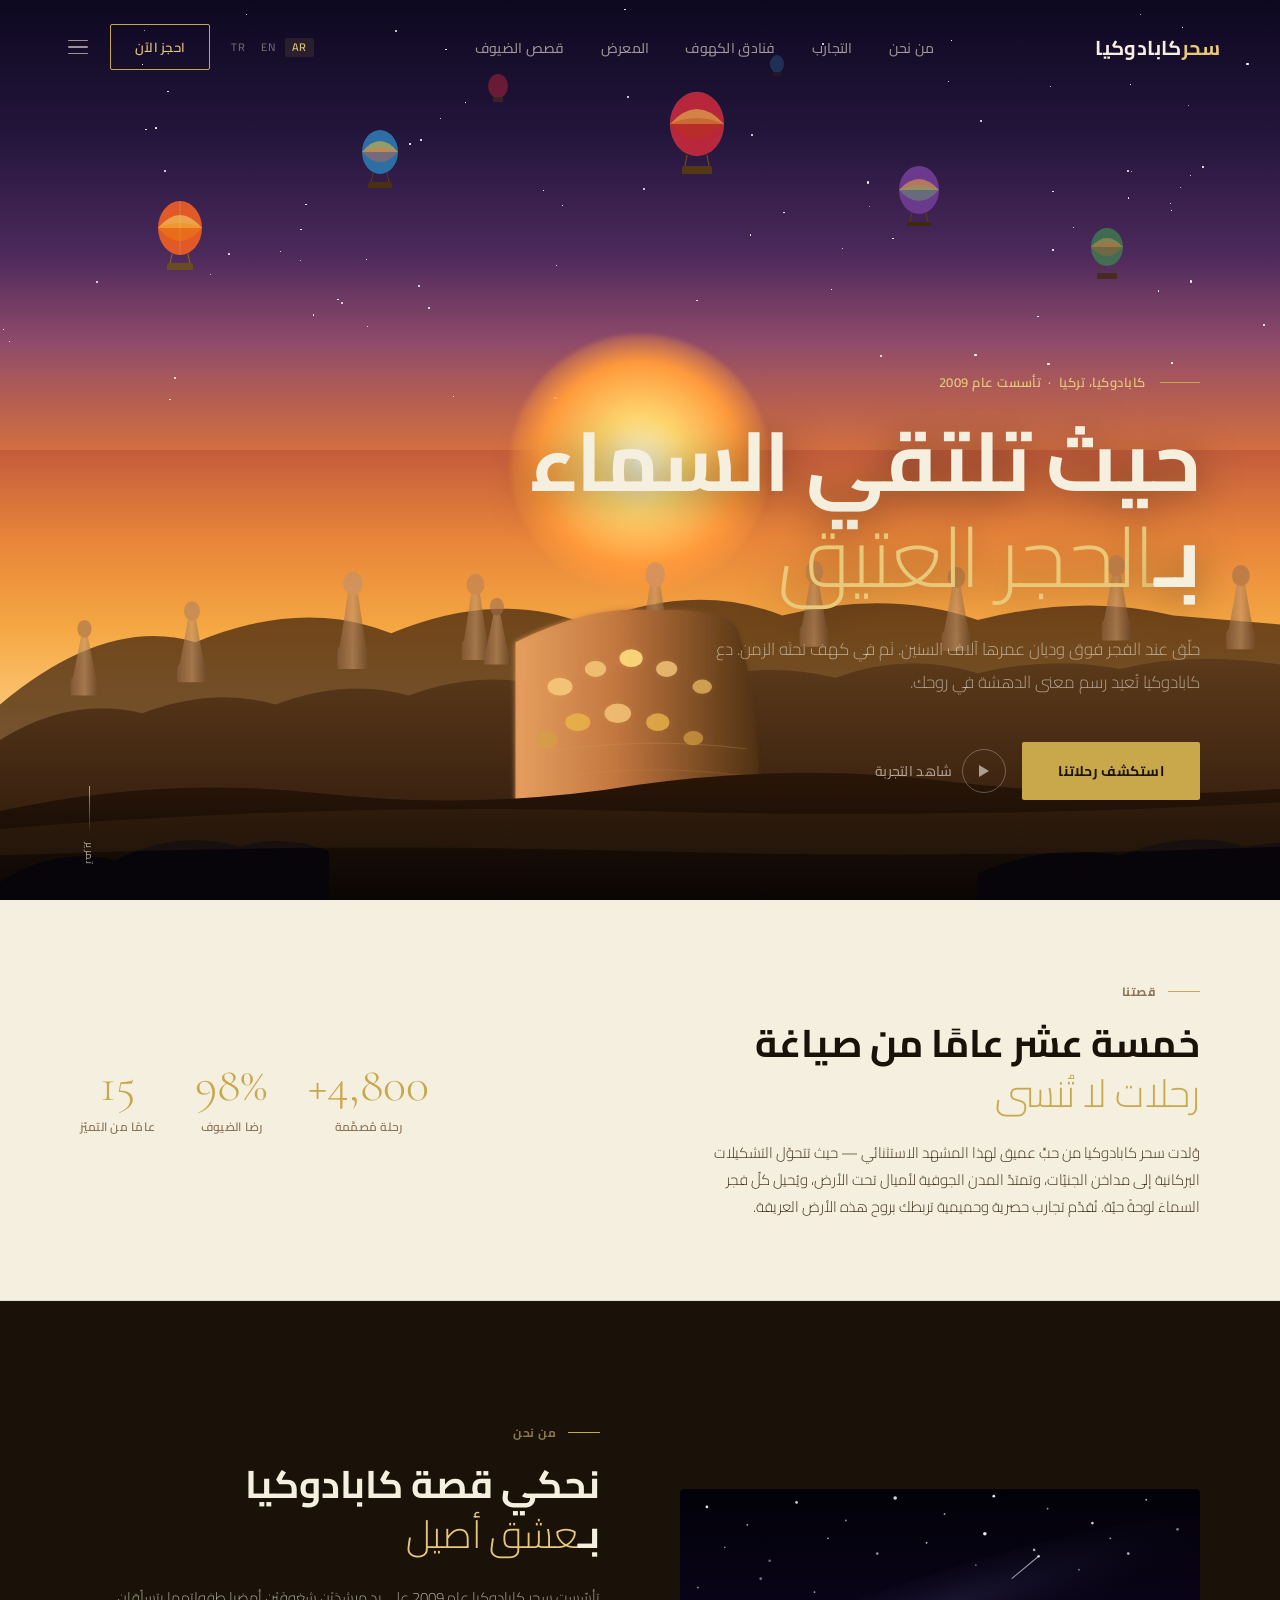
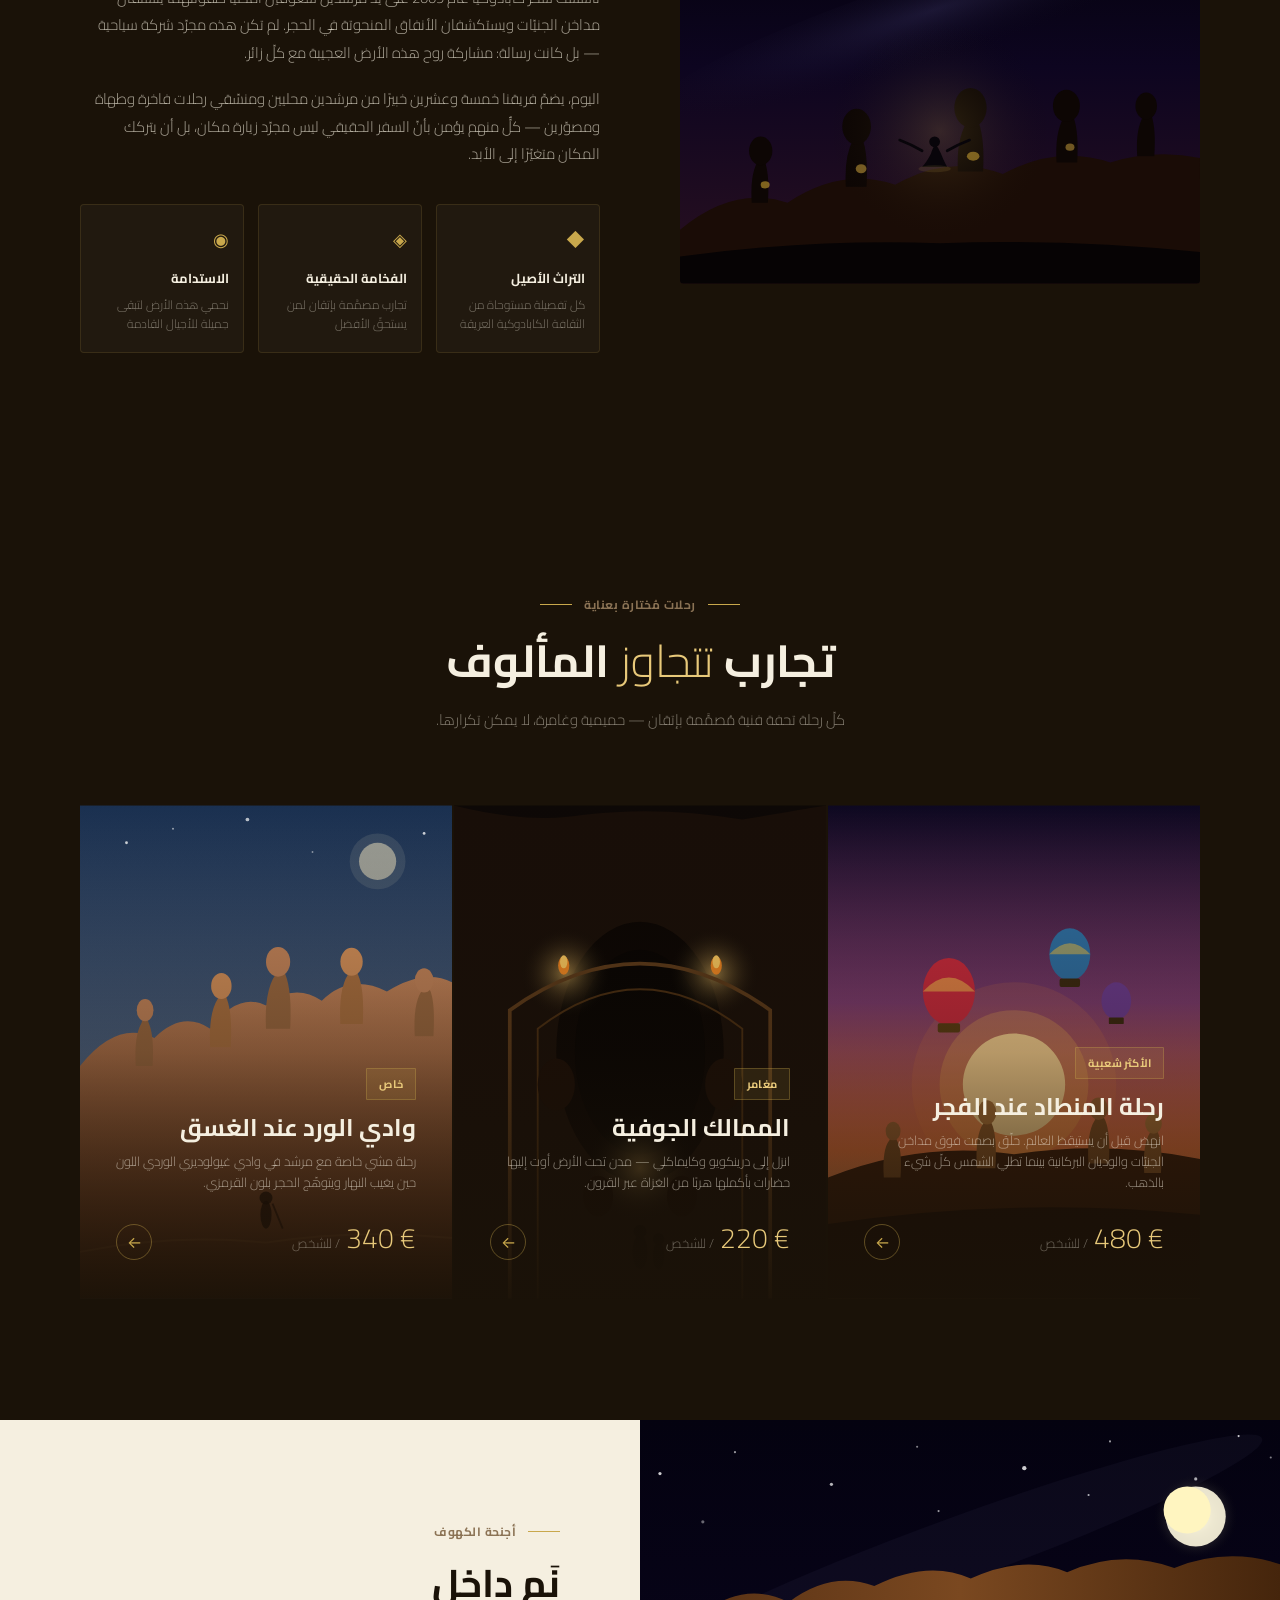
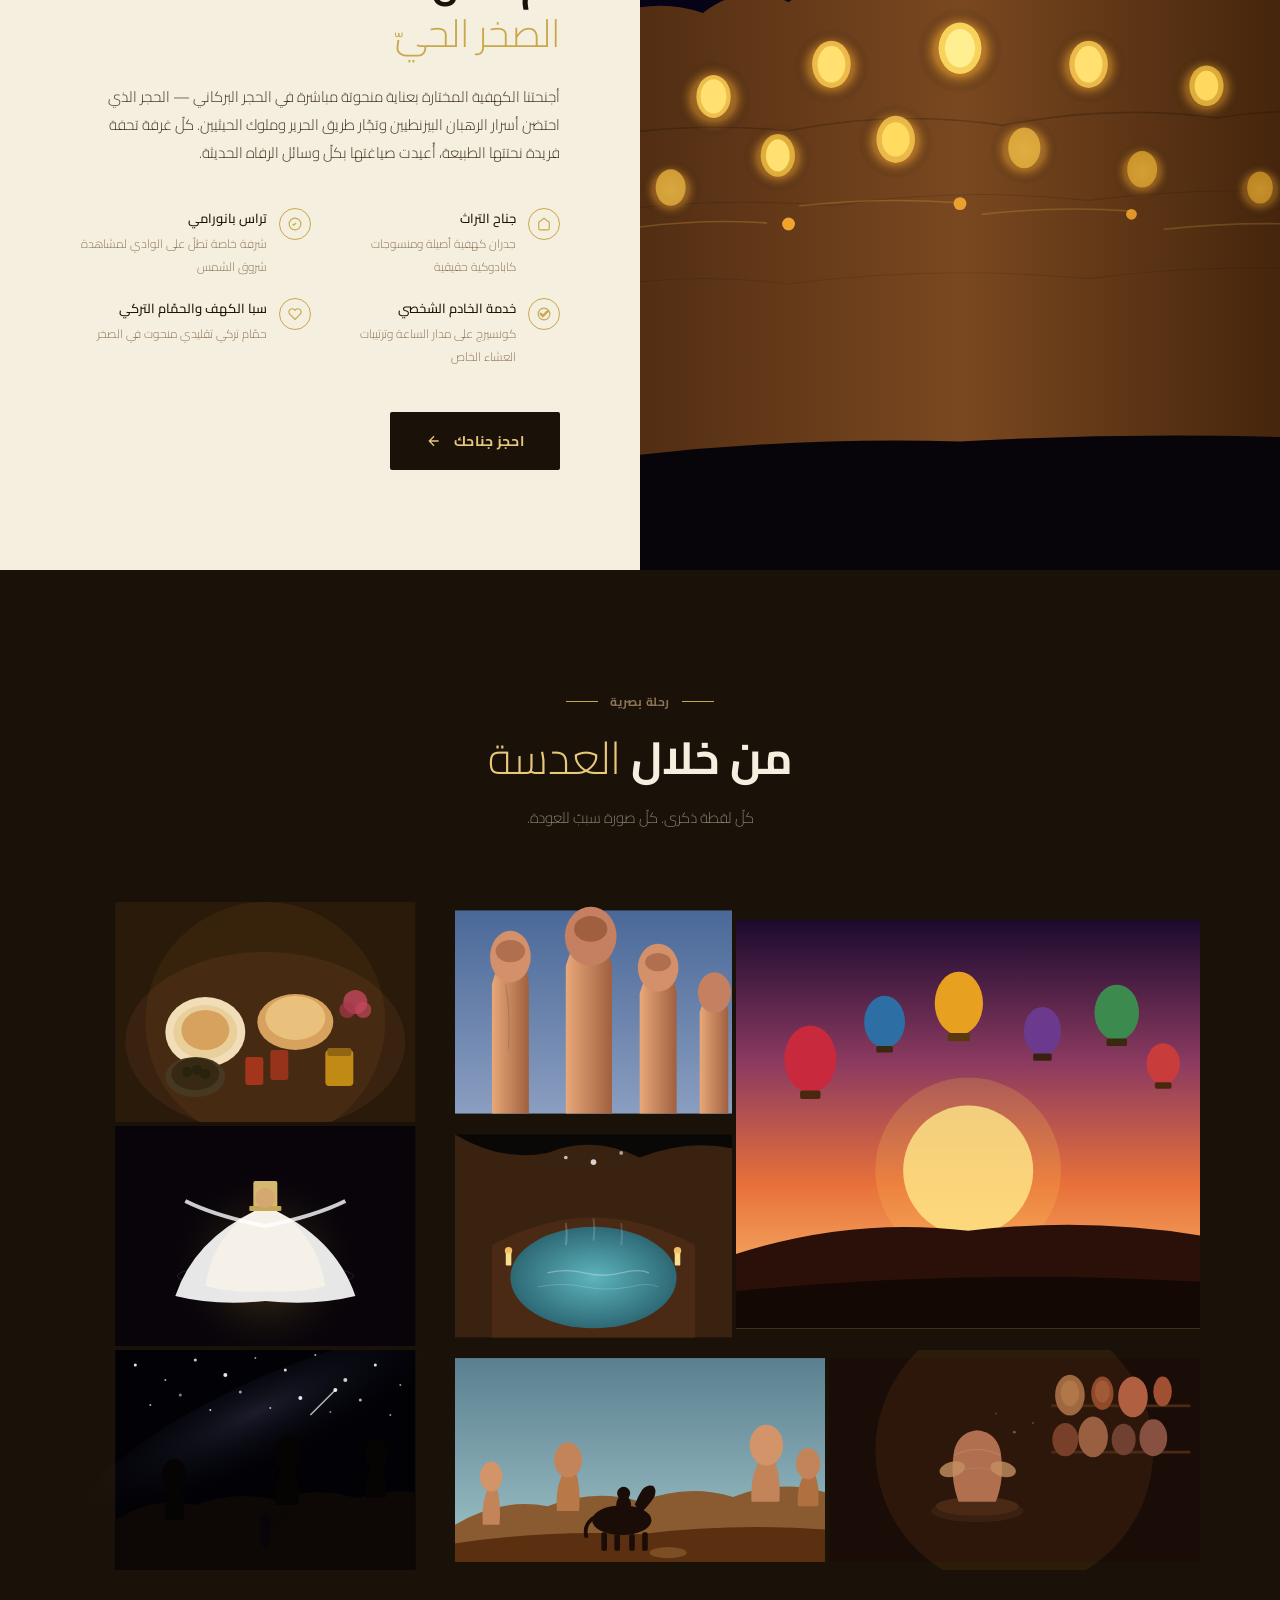
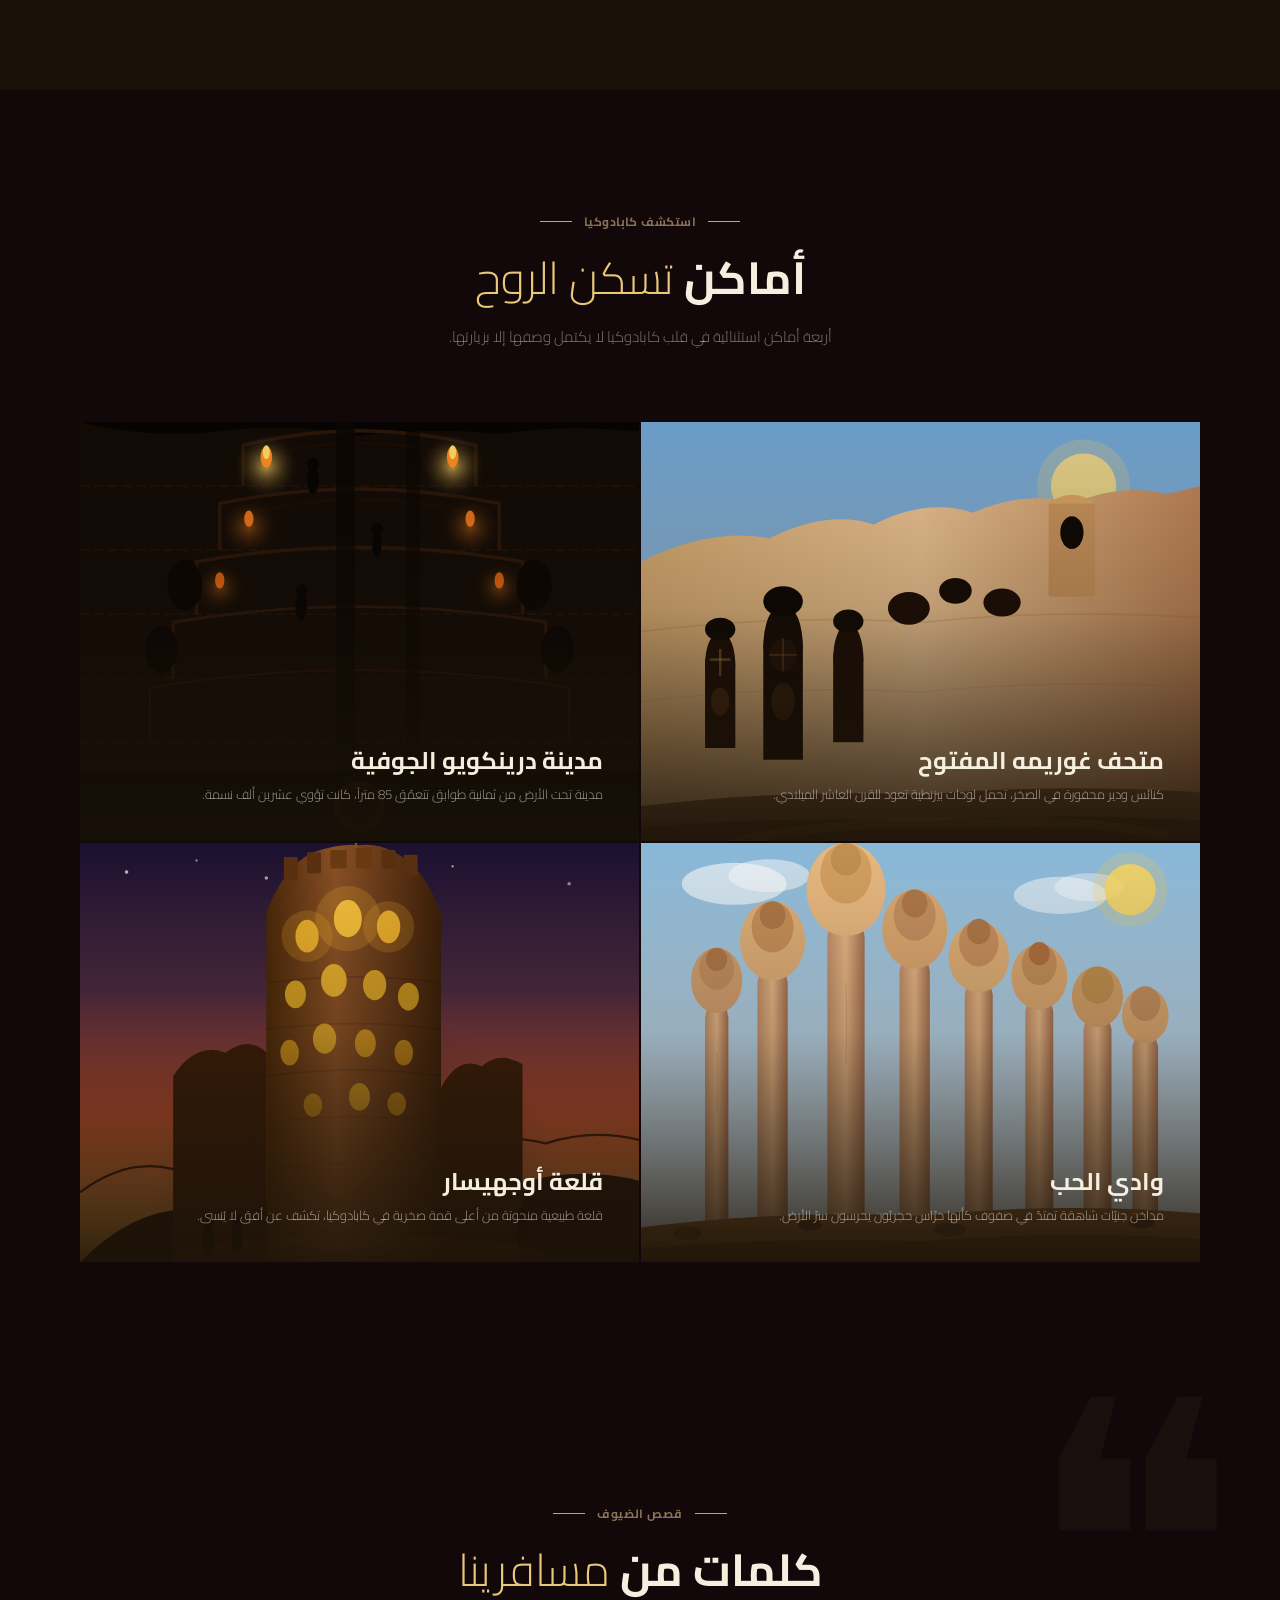
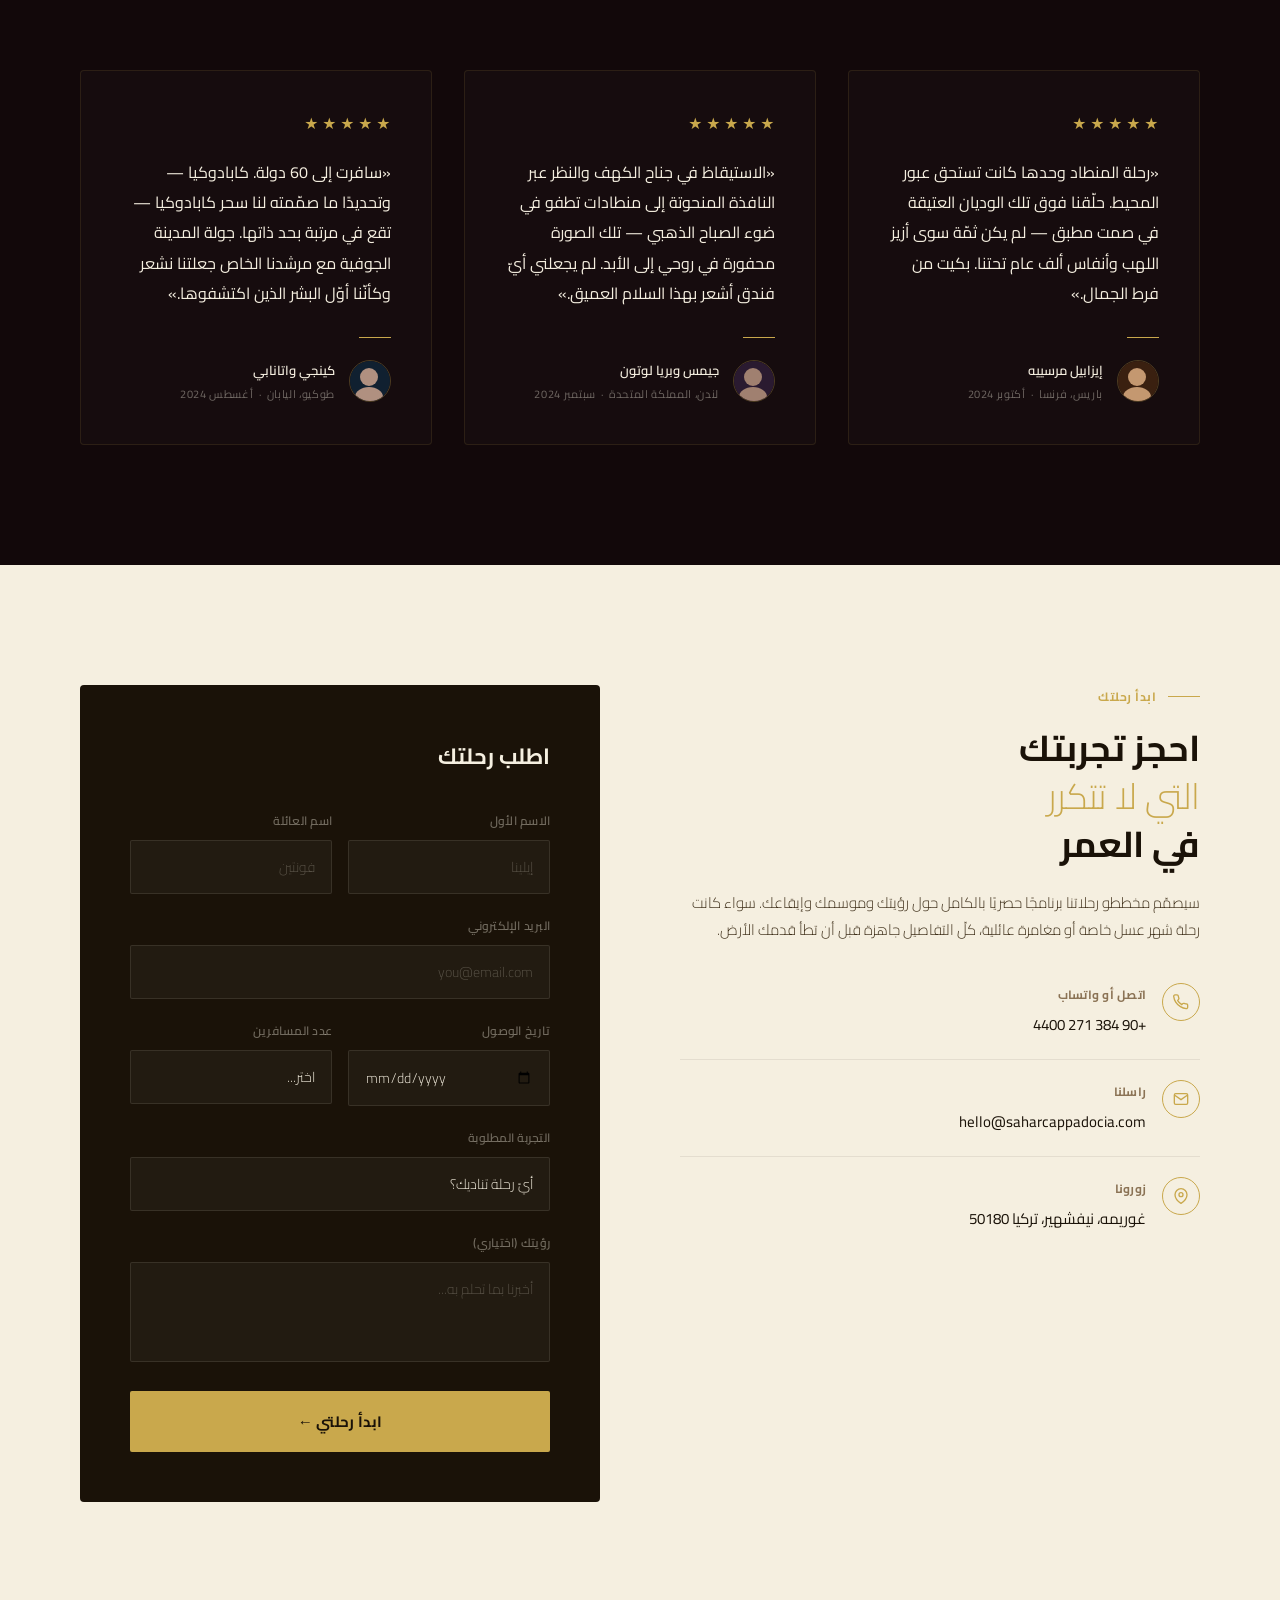
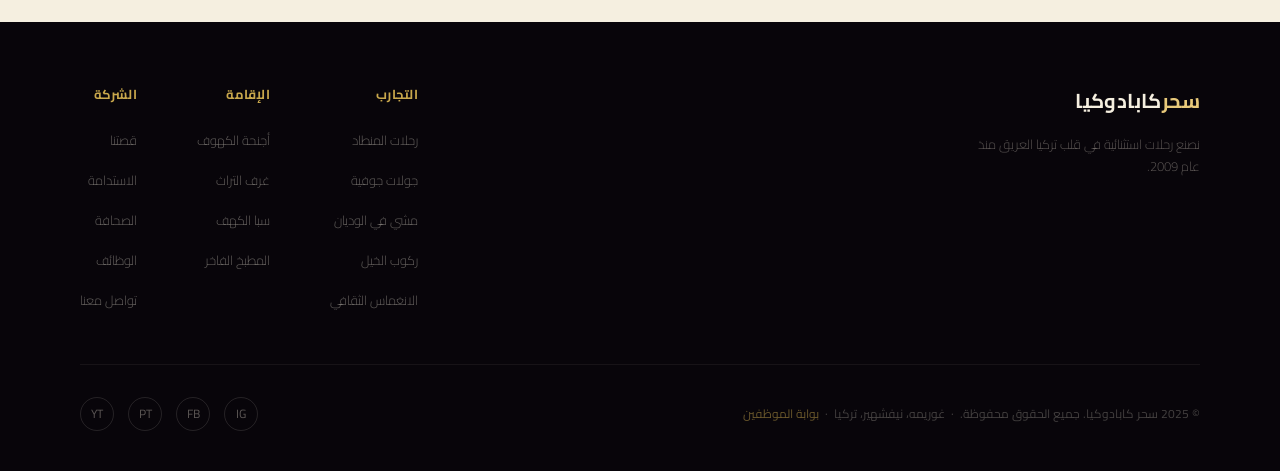
<file: index.html>
<!DOCTYPE html>
<html lang="ar" dir="rtl">
<head>
  <meta charset="UTF-8">
  <meta name="viewport" content="width=device-width, initial-scale=1.0">
  <title>سحر كابادوكيا — السفر الفاخر في قلب تركيا</title>
  <link rel="preconnect" href="https://fonts.googleapis.com">
  <link href="https://fonts.googleapis.com/css2?family=Cairo:wght@300;400;500;600;700&family=Cormorant+Garamond:ital,wght@0,300;0,400;0,500;0,600;1,300;1,400;1,500&family=Inter:wght@300;400;500;600&display=swap" rel="stylesheet">
  <style>
    *, *::before, *::after { box-sizing: border-box; margin: 0; padding: 0; }

    :root {
      --gold: #C9A84C;
      --gold-light: #E8C97A;
      --gold-pale: rgba(201,168,76,0.12);
      --cream: #F5EFE0;
      --cream-dim: rgba(245,239,224,0.6);
      --ink: #1A1208;
      --ink-mid: #3D2E18;
      --stone: #8B7355;
      --stone-light: #C4A882;
    }

    html { scroll-behavior: smooth; }

    body {
      font-family: 'Cairo', 'Inter', sans-serif;
      background: var(--ink);
      color: var(--cream);
      overflow-x: hidden;
    }

    /* ══════════════════════════
       NAVIGATION
    ══════════════════════════ */
    nav {
      position: fixed;
      top: 0; left: 0; right: 0;
      z-index: 100;
      padding: 24px 60px;
      display: flex;
      align-items: center;
      justify-content: space-between;
      transition: all 0.5s ease;
    }
    nav.scrolled {
      background: rgba(26,18,8,0.92);
      backdrop-filter: blur(20px);
      padding: 16px 60px;
      border-bottom: 1px solid rgba(201,168,76,0.15);
    }

    .nav-logo {
      font-family: 'Cairo', sans-serif;
      font-size: 20px;
      font-weight: 700;
      letter-spacing: 0.02em;
      color: var(--gold-light);
      text-decoration: none;
      flex-shrink: 0;
    }
    .nav-logo .nav-logo-sep { color: var(--cream); }

    .nav-links {
      display: flex;
      gap: 36px;
      list-style: none;
    }
    .nav-links a {
      font-size: 14px;
      font-weight: 500;
      letter-spacing: 0.02em;
      color: var(--cream-dim);
      text-decoration: none;
      transition: color 0.3s;
    }
    .nav-links a:hover { color: var(--gold-light); }

    .nav-right {
      display: flex;
      align-items: center;
      gap: 14px;
      flex-shrink: 0;
    }

    /* ── Language Switcher ── */
    .lang-switcher {
      display: flex;
      align-items: center;
      gap: 2px;
    }
    .lang-btn {
      background: none;
      border: none;
      font-family: 'Cairo', sans-serif;
      font-size: 11px;
      font-weight: 600;
      letter-spacing: 0.06em;
      color: rgba(245,239,224,0.4);
      cursor: pointer;
      padding: 4px 7px;
      border-radius: 2px;
      transition: all 0.2s;
      line-height: 1;
    }
    .lang-btn:hover { color: var(--gold-light); }
    .lang-btn.active {
      color: var(--gold-light);
      background: rgba(201,168,76,0.12);
    }

    .nav-cta {
      padding: 10px 24px;
      border: 1px solid var(--gold);
      border-radius: 2px;
      font-size: 13px;
      font-weight: 600;
      letter-spacing: 0.02em;
      color: var(--gold-light);
      text-decoration: none;
      transition: all 0.3s;
    }
    .nav-cta:hover { background: var(--gold); color: var(--ink); }

    /* ── Hamburger Button ── */
    .ham-btn {
      display: flex;
      flex-direction: column;
      justify-content: center;
      gap: 5px;
      width: 36px;
      height: 36px;
      background: none;
      border: 1px solid transparent;
      cursor: pointer;
      padding: 7px;
      border-radius: 3px;
      flex-shrink: 0;
      transition: border-color 0.25s, background 0.25s;
    }
    .ham-btn:hover {
      border-color: rgba(201,168,76,0.25);
      background: rgba(201,168,76,0.06);
    }
    .ham-btn span {
      display: block;
      width: 100%;
      height: 1.5px;
      background: var(--cream-dim);
      border-radius: 2px;
      transition: all 0.35s cubic-bezier(0.16,1,0.3,1);
      transform-origin: center;
    }
    .ham-btn:hover span { background: var(--gold-light); }
    .ham-btn.active span:nth-child(1) {
      transform: translateY(6.5px) rotate(45deg);
      background: var(--gold-light);
    }
    .ham-btn.active span:nth-child(2) {
      opacity: 0;
      transform: scaleX(0);
    }
    .ham-btn.active span:nth-child(3) {
      transform: translateY(-6.5px) rotate(-45deg);
      background: var(--gold-light);
    }

    /* ══════════════════════════
       SIDE PANEL
    ══════════════════════════ */
    .sp-overlay {
      position: fixed;
      inset: 0;
      background: rgba(8,4,1,0.75);
      backdrop-filter: blur(7px);
      -webkit-backdrop-filter: blur(7px);
      z-index: 200;
      opacity: 0;
      visibility: hidden;
      transition: opacity 0.4s ease, visibility 0.4s;
    }
    .sp-overlay.open { opacity: 1; visibility: visible; }

    .side-panel {
      position: fixed;
      top: 0;
      left: 0;
      width: 300px;
      height: 100vh;
      background: linear-gradient(170deg, #1E1409 0%, #130D05 50%, #0E0902 100%);
      border-right: 1px solid rgba(201,168,76,0.15);
      z-index: 201;
      display: flex;
      flex-direction: column;
      transform: translateX(-100%);
      transition: transform 0.5s cubic-bezier(0.16,1,0.3,1);
      overflow: hidden;
    }
    .side-panel.open { transform: translateX(0); }

    /* Decorative gold edge shimmer */
    .side-panel::after {
      content: '';
      position: absolute;
      top: 0; right: 0;
      width: 1px; height: 100%;
      background: linear-gradient(180deg,
        transparent 0%,
        rgba(201,168,76,0.4) 25%,
        rgba(201,168,76,0.18) 65%,
        transparent 100%
      );
      pointer-events: none;
    }

    /* Panel header */
    .sp-head {
      display: flex;
      align-items: center;
      justify-content: space-between;
      padding: 26px 28px 22px;
      border-bottom: 1px solid rgba(201,168,76,0.1);
      flex-shrink: 0;
    }
    .sp-head-logo {
      font-family: 'Cairo', sans-serif;
      font-size: 16px;
      font-weight: 700;
      color: var(--gold-light);
      text-decoration: none;
      letter-spacing: 0.03em;
    }
    .sp-head-logo span { color: var(--cream); font-weight: 400; }

    .sp-close {
      width: 30px;
      height: 30px;
      display: flex;
      align-items: center;
      justify-content: center;
      background: none;
      border: 1px solid rgba(201,168,76,0.2);
      border-radius: 2px;
      color: var(--cream-dim);
      font-size: 13px;
      cursor: pointer;
      flex-shrink: 0;
      transition: all 0.22s;
      font-family: 'Cairo', sans-serif;
    }
    .sp-close:hover {
      border-color: var(--gold);
      color: var(--gold-light);
      background: rgba(201,168,76,0.1);
    }

    /* Login button inside panel */
    .sp-login-wrap { padding: 20px 24px 8px; }
    .sp-login {
      display: flex;
      align-items: center;
      gap: 11px;
      padding: 13px 18px;
      background: rgba(201,168,76,0.07);
      border: 1px solid rgba(201,168,76,0.25);
      border-radius: 3px;
      font-size: 14px;
      font-weight: 700;
      font-family: 'Cairo', sans-serif;
      color: var(--gold-light);
      text-decoration: none;
      letter-spacing: 0.03em;
      transition: all 0.25s;
    }
    .sp-login:hover {
      background: rgba(201,168,76,0.13);
      border-color: var(--gold);
      transform: translateX(3px);
    }
    .sp-login svg { flex-shrink: 0; opacity: 0.8; }

    /* Divider */
    .sp-divider {
      height: 1px;
      margin: 14px 24px;
      background: linear-gradient(90deg, rgba(201,168,76,0.18) 0%, rgba(201,168,76,0.05) 100%);
    }

    /* Nav items */
    .sp-nav { display: flex; flex-direction: column; flex: 1; overflow-y: auto; }

    .sp-item {
      display: flex;
      align-items: center;
      gap: 15px;
      padding: 15px 28px;
      font-size: 15px;
      font-weight: 500;
      font-family: 'Cairo', sans-serif;
      color: rgba(245,239,224,0.6);
      text-decoration: none;
      transition: color 0.22s, background 0.22s, padding-left 0.3s;
      position: relative;
    }
    .sp-item::before {
      content: '';
      position: absolute;
      left: 0; top: 50%;
      transform: translateY(-50%) scaleY(0);
      width: 2px; height: 55%;
      background: linear-gradient(180deg, var(--gold-light), var(--gold));
      border-radius: 0 2px 2px 0;
      transition: transform 0.3s cubic-bezier(0.16,1,0.3,1);
    }
    .sp-item:hover { color: var(--cream); background: rgba(201,168,76,0.04); padding-left: 36px; }
    .sp-item:hover::before { transform: translateY(-50%) scaleY(1); }
    .sp-item svg { flex-shrink: 0; opacity: 0.45; transition: opacity 0.22s; }
    .sp-item:hover svg { opacity: 0.9; }

    /* Panel footer */
    .sp-foot {
      padding: 20px 24px 28px;
      border-top: 1px solid rgba(201,168,76,0.1);
      flex-shrink: 0;
    }
    .sp-lang-label {
      font-size: 9px;
      font-weight: 700;
      letter-spacing: 0.14em;
      color: rgba(201,168,76,0.35);
      margin-bottom: 9px;
      font-family: 'Cairo', sans-serif;
      text-transform: uppercase;
    }
    .sp-lang-row { display: flex; gap: 7px; }
    .sp-lang-row .lang-btn {
      flex: 1;
      border: 1px solid rgba(245,239,224,0.1);
      border-radius: 2px;
      padding: 8px 4px;
      font-size: 11px;
      text-align: center;
      letter-spacing: 0.06em;
    }
    .sp-lang-row .lang-btn.active {
      border-color: rgba(201,168,76,0.45);
      color: var(--gold-light);
      background: rgba(201,168,76,0.08);
    }


    /* ══════════════════════════
       HERO — CINEMATIC SUNRISE
    ══════════════════════════ */
    #hero {
      position: relative;
      width: 100vw;
      height: 100vh;
      min-height: 700px;
      overflow: hidden;
      display: flex;
      align-items: flex-end;
    }

    .sky-layer { position: absolute; inset: 0; }

    #sky-base {
      background: linear-gradient(
        180deg,
        #0d0820 0%, #1a0f3a 15%, #3d1f5c 28%,
        #7b3a6e 38%, #c45c3c 50%, #e8853a 60%,
        #f5a843 70%, #fdc97a 80%, #fde8b8 90%, #fff5e0 100%
      );
    }

    #sun-glow {
      position: absolute;
      bottom: 34%; left: 50%;
      transform: translateX(-50%);
      width: 260px; height: 260px;
      border-radius: 50%;
      background: radial-gradient(circle, #fffde0 0%, #ffd870 25%, #ff9a3c 55%, transparent 75%);
      filter: blur(2px);
      animation: sunrise 8s ease-out forwards;
    }
    @keyframes sunrise {
      from { bottom: 28%; opacity: 0.4; }
      to   { bottom: 34%; opacity: 1; }
    }

    #haze {
      position: absolute;
      bottom: 0; left: 0; right: 0; height: 50%;
      background: linear-gradient(to top, rgba(253,168,80,0.25) 0%, rgba(253,168,80,0.08) 40%, transparent 100%);
    }

    #landscape {
      position: absolute;
      bottom: 0; left: 0; right: 0;
      height: 55%;
    }
    #landscape svg { width: 100%; height: 100%; display: block; }

    .balloon-wrap { position: absolute; animation: float linear infinite; }
    @keyframes float {
      0%   { transform: translateY(0px) translateX(0px); }
      25%  { transform: translateY(-18px) translateX(6px); }
      50%  { transform: translateY(-8px) translateX(-4px); }
      75%  { transform: translateY(-22px) translateX(8px); }
      100% { transform: translateY(0px) translateX(0px); }
    }

    #stars { position: absolute; top: 0; left: 0; right: 0; height: 45%; overflow: hidden; }
    .star {
      position: absolute; border-radius: 50%; background: #fff;
      animation: twinkle var(--dur, 3s) ease-in-out infinite;
    }
    @keyframes twinkle { 0%, 100% { opacity: var(--op, 0.8); } 50% { opacity: 0.1; } }

    #hero-content {
      position: relative; z-index: 10;
      width: 100%; padding: 0 80px 100px;
    }

    .hero-eyebrow {
      display: flex; align-items: center; gap: 14px;
      margin-bottom: 20px;
      opacity: 0; animation: fadeUp 1s ease 0.8s forwards;
    }
    .hero-eyebrow-line { width: 40px; height: 1px; background: var(--gold); }
    .hero-eyebrow span { font-size: 13px; font-weight: 600; letter-spacing: 0.04em; color: var(--gold-light); }

    .hero-title {
      font-family: 'Cairo', sans-serif;
      font-size: clamp(48px, 6.5vw, 90px);
      font-weight: 700; line-height: 1.15; letter-spacing: -0.01em;
      color: var(--cream); margin-bottom: 28px;
      opacity: 0; animation: fadeUp 1s ease 1s forwards;
      text-shadow: 0 4px 40px rgba(0,0,0,0.5);
    }
    .hero-title em { font-style: normal; font-weight: 300; color: var(--gold-light); }

    .hero-subtitle {
      font-size: 17px; font-weight: 300; line-height: 1.9;
      color: var(--cream-dim); max-width: 520px; margin-bottom: 44px;
      opacity: 0; animation: fadeUp 1s ease 1.2s forwards;
    }

    .hero-actions {
      display: flex; gap: 16px; align-items: center;
      opacity: 0; animation: fadeUp 1s ease 1.4s forwards;
    }

    .btn-primary {
      padding: 16px 36px; background: var(--gold); color: var(--ink);
      font-size: 14px; font-weight: 700; letter-spacing: 0.02em;
      text-decoration: none; border-radius: 2px; transition: all 0.3s;
    }
    .btn-primary:hover { background: var(--gold-light); transform: translateY(-2px); }

    .btn-ghost {
      display: flex; align-items: center; gap: 10px;
      color: var(--cream-dim); font-size: 14px; font-weight: 500;
      letter-spacing: 0.02em; text-decoration: none; transition: color 0.3s;
    }
    .btn-ghost:hover { color: var(--gold-light); }

    .play-circle {
      width: 44px; height: 44px; border-radius: 50%;
      border: 1px solid rgba(245,239,224,0.3);
      display: flex; align-items: center; justify-content: center;
      transition: border-color 0.3s;
    }
    .btn-ghost:hover .play-circle { border-color: var(--gold); }

    .scroll-hint {
      position: absolute; bottom: 36px; left: 80px; z-index: 10;
      display: flex; flex-direction: column; align-items: center; gap: 8px;
      opacity: 0; animation: fadeUp 1s ease 2s forwards;
    }
    [dir="ltr"] .scroll-hint { left: auto; right: 80px; }

    .scroll-hint span {
      font-size: 10px; font-weight: 600; letter-spacing: 0.04em;
      color: var(--cream-dim); writing-mode: vertical-rl;
    }
    .scroll-line {
      width: 1px; height: 48px;
      background: linear-gradient(to bottom, var(--gold), transparent);
      animation: scrollPulse 2s ease-in-out infinite;
    }
    @keyframes scrollPulse { 0%, 100% { opacity: 0.5; } 50% { opacity: 1; } }
    @keyframes fadeUp { from { opacity: 0; transform: translateY(30px); } to { opacity: 1; transform: translateY(0); } }

    /* ══════════════════════════
       INTRO STRIP
    ══════════════════════════ */
    #intro {
      background: var(--cream); color: var(--ink);
      padding: 80px 80px;
      display: flex; align-items: center; gap: 60px;
      border-bottom: 1px solid rgba(26,18,8,0.08);
    }
    .intro-text { flex: 1; }
    .section-eyebrow { display: flex; align-items: center; gap: 12px; margin-bottom: 16px; }
    .eyebrow-line { width: 32px; height: 1px; background: var(--gold); }
    .eyebrow-label { font-size: 12px; font-weight: 700; letter-spacing: 0.04em; color: var(--stone); }

    .intro-headline {
      font-family: 'Cairo', sans-serif;
      font-size: clamp(28px, 3vw, 46px); font-weight: 700;
      line-height: 1.3; color: var(--ink); margin-bottom: 20px;
    }
    .intro-headline em { font-style: normal; font-weight: 300; color: var(--gold); }

    .intro-body {
      font-size: 15px; font-weight: 300; line-height: 1.8;
      color: var(--ink-mid); max-width: 500px;
    }
    .intro-stats { display: flex; gap: 40px; flex-shrink: 0; }
    .stat { text-align: center; }
    .stat-num {
      font-family: 'Cormorant Garamond', serif;
      font-size: 48px; font-weight: 300; color: var(--gold); line-height: 1;
    }
    .stat-label { font-size: 12px; font-weight: 600; letter-spacing: 0.02em; color: var(--stone); margin-top: 6px; }

    /* ══════════════════════════
       ABOUT
    ══════════════════════════ */
    #about {
      background: var(--ink);
      padding: 120px 80px;
      display: grid; grid-template-columns: 1fr 1fr;
      gap: 80px; align-items: center;
    }
    .about-visual { overflow: hidden; border-radius: 4px; }
    .about-visual svg { width: 100%; height: auto; display: block; }

    .about-headline {
      font-family: 'Cairo', sans-serif;
      font-size: clamp(28px, 3vw, 46px); font-weight: 700;
      line-height: 1.3; color: var(--cream); margin-bottom: 24px;
    }
    .about-headline em { font-style: normal; font-weight: 300; color: var(--gold-light); }

    .about-body {
      font-size: 15px; font-weight: 300; line-height: 1.85;
      color: rgba(245,239,224,0.7); margin-bottom: 18px;
    }

    .about-values {
      display: grid; grid-template-columns: repeat(3,1fr);
      gap: 14px; margin-top: 36px;
    }
    .value-card {
      padding: 18px 14px;
      background: rgba(255,255,255,0.03);
      border: 1px solid rgba(201,168,76,0.14);
      border-radius: 4px;
    }
    .value-icon { display: block; font-size: 18px; color: var(--gold); margin-bottom: 10px; }
    .value-card h4 { font-size: 13px; font-weight: 700; color: var(--cream); margin-bottom: 5px; }
    .value-card p { font-size: 12px; font-weight: 300; color: rgba(245,239,224,0.45); line-height: 1.6; }

    /* ══════════════════════════
       EXPERIENCES / PACKAGES
    ══════════════════════════ */
    #experiences { background: var(--ink); padding: 120px 80px; }

    .section-header { text-align: center; margin-bottom: 70px; }
    .section-title {
      font-family: 'Cairo', sans-serif;
      font-size: clamp(30px, 3.5vw, 54px); font-weight: 700;
      line-height: 1.3; color: var(--cream); margin-bottom: 16px;
    }
    .section-title em { font-style: normal; font-weight: 300; color: var(--gold-light); }
    .section-sub {
      font-size: 15px; font-weight: 300;
      color: rgba(245,239,224,0.5); max-width: 540px; margin: 0 auto; line-height: 1.9;
    }

    .packages-grid { display: grid; grid-template-columns: repeat(3, 1fr); gap: 2px; }
    .package-card { position: relative; overflow: hidden; cursor: pointer; }
    .package-visual { width: 100%; aspect-ratio: 3/4; position: relative; overflow: hidden; }
    .pkg-scene {
      width: 100%; height: 100%; display: block;
      transition: transform 0.8s cubic-bezier(0.25, 0.46, 0.45, 0.94);
    }
    .package-card:hover .pkg-scene { transform: scale(1.06); }
    .package-overlay {
      position: absolute; inset: 0;
      background: linear-gradient(to top, rgba(26,18,8,0.95) 0%, rgba(26,18,8,0.3) 50%, transparent 100%);
      display: flex; flex-direction: column; justify-content: flex-end; padding: 36px;
    }
    .pkg-tag {
      display: inline-block; padding: 5px 12px;
      background: var(--gold-pale); border: 1px solid rgba(201,168,76,0.3);
      border-radius: 1px; font-size: 11px; font-weight: 700;
      letter-spacing: 0.02em; color: var(--gold-light);
      margin-bottom: 14px; width: fit-content;
    }
    .pkg-title {
      font-family: 'Cairo', sans-serif; font-size: 24px; font-weight: 700;
      color: var(--cream); margin-bottom: 8px; line-height: 1.2;
    }
    .pkg-desc {
      font-size: 13px; font-weight: 300;
      color: rgba(245,239,224,0.6); line-height: 1.6; margin-bottom: 20px;
    }
    .pkg-price-row { display: flex; align-items: baseline; justify-content: space-between; }
    .pkg-price {
      font-family: 'Cairo', sans-serif; font-size: 28px;
      color: var(--gold-light); font-weight: 300;
    }
    .pkg-price span { font-size: 13px; color: rgba(245,239,224,0.4); }
    .pkg-arrow {
      width: 36px; height: 36px; border: 1px solid rgba(201,168,76,0.4);
      border-radius: 50%; display: flex; align-items: center; justify-content: center;
      color: var(--gold); transition: all 0.3s; font-size: 16px;
    }
    .package-card:hover .pkg-arrow { background: var(--gold); color: var(--ink); }

    /* ══════════════════════════
       CAVE HOTEL
    ══════════════════════════ */
    #hotel {
      background: var(--cream); color: var(--ink); padding: 0;
      display: grid; grid-template-columns: 1fr 1fr; min-height: 700px;
    }
    .hotel-visual { position: relative; overflow: hidden; }
    #hotel-scene { width: 100%; height: 100%; min-height: 600px; display: block; }
    .hotel-content {
      padding: 100px 80px;
      display: flex; flex-direction: column; justify-content: center;
    }
    .hotel-headline {
      font-family: 'Cairo', sans-serif;
      font-size: clamp(30px, 3vw, 50px); font-weight: 700;
      line-height: 1.3; color: var(--ink); margin-bottom: 24px;
    }
    .hotel-headline em { font-style: normal; font-weight: 300; color: var(--gold); }
    .hotel-body {
      font-size: 15px; font-weight: 300; line-height: 1.85;
      color: var(--ink-mid); margin-bottom: 40px;
    }
    .amenities { display: grid; grid-template-columns: 1fr 1fr; gap: 18px; margin-bottom: 44px; }
    .amenity { display: flex; align-items: flex-start; gap: 12px; }
    .amenity-icon {
      width: 32px; height: 32px; border: 1px solid var(--gold); border-radius: 50%;
      display: flex; align-items: center; justify-content: center;
      flex-shrink: 0; margin-top: 2px;
    }
    .amenity-icon svg { color: var(--gold); }
    .amenity-label { font-size: 13px; font-weight: 500; color: var(--ink); margin-bottom: 2px; }
    .amenity-desc { font-size: 12px; color: var(--stone); font-weight: 300; }
    .btn-dark {
      display: inline-flex; align-items: center; gap: 12px;
      padding: 16px 36px; background: var(--ink);
      color: var(--gold-light); font-size: 14px; font-weight: 700;
      letter-spacing: 0.02em; text-decoration: none; border-radius: 2px;
      width: fit-content; transition: all 0.3s;
    }
    .btn-dark:hover { background: var(--ink-mid); transform: translateY(-2px); }
    .hotel-btn-arrow { display: inline-flex; align-items: center; }
    [dir="ltr"] .hotel-btn-arrow { transform: scaleX(-1); }

    /* ══════════════════════════
       GALLERY
    ══════════════════════════ */
    #gallery { background: var(--ink); padding: 120px 80px; }
    .gallery-grid {
      display: grid;
      grid-template-columns: repeat(12, 1fr);
      grid-template-rows: repeat(3, 220px);
      gap: 4px; margin-top: 60px;
    }
    .gallery-item { position: relative; overflow: hidden; cursor: pointer; }
    .gallery-item svg {
      width: 100%; height: 100%; display: block;
      transition: transform 0.8s cubic-bezier(0.25, 0.46, 0.45, 0.94);
    }
    .gallery-item:hover svg { transform: scale(1.08); }
    .gallery-item::after {
      content: ''; position: absolute; inset: 0;
      background: rgba(26,18,8,0.0); transition: background 0.3s;
    }
    .gallery-item:hover::after { background: rgba(201,168,76,0.1); }
    .g1 { grid-column: 1 / 6; grid-row: 1 / 3; }
    .g2 { grid-column: 6 / 9; grid-row: 1 / 2; }
    .g3 { grid-column: 9 / 13; grid-row: 1 / 2; }
    .g4 { grid-column: 6 / 9; grid-row: 2 / 3; }
    .g5 { grid-column: 9 / 13; grid-row: 2 / 3; }
    .g6 { grid-column: 1 / 5; grid-row: 3 / 4; }
    .g7 { grid-column: 5 / 9; grid-row: 3 / 4; }
    .g8 { grid-column: 9 / 13; grid-row: 3 / 4; }

    /* ══════════════════════════
       CAPPADOCIA PLACES
    ══════════════════════════ */
    #cappadocia-places { background: #12080A; padding: 120px 80px; }
    .places-grid {
      display: grid; grid-template-columns: repeat(2,1fr);
      gap: 2px; margin-top: 60px;
    }
    .place-card { position: relative; overflow: hidden; cursor: pointer; }
    .place-visual { width: 100%; aspect-ratio: 4/3; position: relative; overflow: hidden; }
    .place-visual svg {
      width: 100%; height: 100%; display: block;
      transition: transform 0.8s cubic-bezier(0.25, 0.46, 0.45, 0.94);
    }
    .place-card:hover .place-visual svg { transform: scale(1.05); }
    .place-overlay {
      position: absolute; inset: 0;
      background: linear-gradient(to top, rgba(26,18,8,0.9) 0%, rgba(26,18,8,0.2) 55%, transparent 100%);
      padding: 36px; display: flex; flex-direction: column; justify-content: flex-end;
    }
    .place-name {
      font-family: 'Cairo', sans-serif; font-size: 24px;
      font-weight: 700; color: var(--cream); margin-bottom: 8px; line-height: 1.2;
    }
    .place-desc {
      font-size: 13px; font-weight: 300;
      color: rgba(245,239,224,0.65); line-height: 1.65;
    }

    /* ══════════════════════════
       TESTIMONIALS
    ══════════════════════════ */
    #testimonials {
      background: #12080A; padding: 120px 80px;
      position: relative; overflow: hidden;
    }
    #testimonials::before {
      content: '❝';
      position: absolute; top: -40px; right: 40px; left: auto;
      font-family: 'Cairo', sans-serif; font-size: 400px;
      color: rgba(201,168,76,0.04); line-height: 1; pointer-events: none;
    }
    [dir="ltr"] #testimonials::before { right: auto; left: 40px; }

    .testimonials-grid { display: grid; grid-template-columns: repeat(3,1fr); gap: 32px; margin-top: 60px; }
    .testimonial-card {
      background: rgba(255,255,255,0.02); border: 1px solid rgba(201,168,76,0.12);
      border-radius: 4px; padding: 40px; transition: all 0.4s;
    }
    .testimonial-card:hover {
      background: rgba(201,168,76,0.04); border-color: rgba(201,168,76,0.25);
      transform: translateY(-4px);
    }
    .stars { display: flex; gap: 3px; margin-bottom: 20px; }
    .star-icon { color: var(--gold); font-size: 14px; }
    .testimonial-quote {
      font-family: 'Cairo', sans-serif; font-size: 16px; font-weight: 400;
      font-style: normal; line-height: 1.9; color: var(--cream); margin-bottom: 28px;
    }
    .testimonial-divider { width: 32px; height: 1px; background: var(--gold); margin-bottom: 20px; }
    .testimonial-author { display: flex; align-items: center; gap: 14px; }
    .author-avatar {
      width: 42px; height: 42px; border-radius: 50%; overflow: hidden;
      border: 1px solid rgba(201,168,76,0.3); flex-shrink: 0;
    }
    .author-name { font-size: 13px; font-weight: 600; color: var(--cream); margin-bottom: 2px; }
    .author-origin { font-size: 11px; color: rgba(245,239,224,0.4); letter-spacing: 0.06em; }

    /* ══════════════════════════
       BOOKING / CONTACT
    ══════════════════════════ */
    #booking {
      background: var(--cream); color: var(--ink);
      padding: 120px 80px; display: grid; grid-template-columns: 1fr 1fr;
      gap: 80px; align-items: start;
    }
    .booking-info .section-eyebrow .eyebrow-label { color: var(--gold); }
    .booking-headline {
      font-family: 'Cairo', sans-serif;
      font-size: clamp(28px, 2.8vw, 46px); font-weight: 700;
      line-height: 1.35; color: var(--ink); margin-bottom: 20px;
    }
    .booking-headline em { font-style: normal; font-weight: 300; color: var(--gold); }
    .booking-body {
      font-size: 15px; font-weight: 300; line-height: 1.8;
      color: var(--ink-mid); margin-bottom: 40px;
    }
    .contact-items { display: flex; flex-direction: column; gap: 20px; }
    .contact-item {
      display: flex; align-items: flex-start; gap: 16px;
      padding-bottom: 20px; border-bottom: 1px solid rgba(26,18,8,0.08);
    }
    .contact-item:last-child { border-bottom: none; }
    .contact-icon {
      width: 38px; height: 38px; border: 1px solid var(--gold);
      border-radius: 50%; display: flex; align-items: center; justify-content: center;
      flex-shrink: 0; color: var(--gold);
    }
    .contact-label { font-size: 12px; font-weight: 700; letter-spacing: 0.02em; color: var(--stone); margin-bottom: 4px; }
    .contact-value { font-size: 15px; font-weight: 400; color: var(--ink); }
    .booking-form-wrap { background: var(--ink); padding: 50px; border-radius: 4px; }
    .form-title {
      font-family: 'Cairo', sans-serif; font-size: 22px;
      font-weight: 700; color: var(--cream); margin-bottom: 32px;
    }
    .form-row { display: grid; grid-template-columns: 1fr 1fr; gap: 16px; }
    .form-group { margin-bottom: 20px; }
    .form-label {
      display: block; font-size: 12px; font-weight: 600;
      letter-spacing: 0.02em; color: rgba(245,239,224,0.4); margin-bottom: 8px;
    }
    .form-input, .form-select, .form-textarea {
      width: 100%; padding: 13px 16px;
      background: rgba(255,255,255,0.04); border: 1px solid rgba(245,239,224,0.1);
      border-radius: 2px; font-family: 'Cairo', sans-serif;
      font-size: 14px; font-weight: 300; color: var(--cream);
      transition: border-color 0.3s; outline: none;
    }
    .form-input::placeholder { color: rgba(245,239,224,0.25); }
    .form-input:focus, .form-select:focus, .form-textarea:focus { border-color: rgba(201,168,76,0.5); }
    .form-select { cursor: pointer; appearance: none; }
    .form-textarea { resize: none; height: 100px; }
    .form-submit {
      width: 100%; padding: 16px; background: var(--gold);
      border: none; border-radius: 2px; font-family: 'Cairo', sans-serif;
      font-size: 15px; font-weight: 700; letter-spacing: 0.02em;
      color: var(--ink); cursor: pointer; transition: all 0.3s;
    }
    .form-submit:hover { background: var(--gold-light); }

    /* ══════════════════════════
       FOOTER
    ══════════════════════════ */
    footer { background: #08050A; padding: 60px 80px 40px; }
    .footer-top {
      display: flex; justify-content: space-between; align-items: flex-start;
      padding-bottom: 40px; border-bottom: 1px solid rgba(245,239,224,0.06); margin-bottom: 32px;
    }
    .footer-brand .nav-logo { display: block; margin-bottom: 14px; }
    .footer-tagline {
      font-size: 13px; font-weight: 300;
      color: rgba(245,239,224,0.35); max-width: 240px; line-height: 1.7;
    }
    .footer-links-group { display: flex; gap: 60px; }
    .footer-col h4 { font-size: 13px; font-weight: 700; letter-spacing: 0.02em; color: var(--gold); margin-bottom: 18px; }
    .footer-col ul { list-style: none; }
    .footer-col li { margin-bottom: 10px; }
    .footer-col a {
      font-size: 13px; font-weight: 300;
      color: rgba(245,239,224,0.4); text-decoration: none; transition: color 0.3s;
    }
    .footer-col a:hover { color: var(--gold-light); }
    .footer-bottom { display: flex; justify-content: space-between; align-items: center; }
    .copyright { font-size: 12px; color: rgba(245,239,224,0.25); }
    .social-links { display: flex; gap: 14px; }
    .social-link {
      width: 34px; height: 34px; border: 1px solid rgba(245,239,224,0.12);
      border-radius: 50%; display: flex; align-items: center; justify-content: center;
      color: rgba(245,239,224,0.35); text-decoration: none; font-size: 12px; transition: all 0.3s;
    }
    .social-link:hover { border-color: var(--gold); color: var(--gold); }

    /* ══════════════════════════
       SCROLL ANIMATIONS
    ══════════════════════════ */
    .reveal {
      opacity: 0; transform: translateY(40px);
      transition: opacity 0.9s cubic-bezier(0.16,1,0.3,1), transform 0.9s cubic-bezier(0.16,1,0.3,1);
    }
    .reveal.visible { opacity: 1; transform: none; }
    .reveal-delay-1 { transition-delay: 0.15s; }
    .reveal-delay-2 { transition-delay: 0.3s; }
    .reveal-delay-3 { transition-delay: 0.45s; }

    /* ══════════════════════════
       RESPONSIVE — TABLET
    ══════════════════════════ */
    @media (max-width: 1100px) {
      nav, nav.scrolled { padding: 20px 40px; }
      nav.scrolled { padding: 14px 40px; }
      #hero-content { padding: 0 40px 80px; }
      #intro { padding: 70px 40px; }
      #about { padding: 80px 40px; gap: 50px; }
      #experiences { padding: 90px 40px; }
      #gallery { padding: 90px 40px; }
      #cappadocia-places { padding: 90px 40px; }
      #testimonials { padding: 90px 40px; }
      #booking { padding: 90px 40px; grid-template-columns: 1fr; gap: 50px; }
      footer { padding: 50px 40px 32px; }
      .packages-grid { grid-template-columns: 1fr; }
      #hotel { grid-template-columns: 1fr; }
      .hotel-content { padding: 60px 40px; }
      .testimonials-grid { grid-template-columns: 1fr; }
      .footer-links-group { gap: 30px; }
      #about { grid-template-columns: 1fr; }
    }

    /* ══════════════════════════
       RESPONSIVE — MOBILE
    ══════════════════════════ */
    @media (max-width: 768px) {
      /* Nav */
      nav, nav.scrolled { padding: 14px 20px; }
      .nav-links { display: none; }
      .nav-cta { padding: 8px 14px; font-size: 11px; }
      .lang-btn { padding: 4px 5px; font-size: 10px; }

      /* Hero */
      #hero { min-height: 100svh; }
      #hero-content { padding: 0 20px 72px; }
      .hero-title { font-size: clamp(36px, 9vw, 56px); }
      .hero-subtitle { font-size: 14px; max-width: 100%; }
      .hero-actions { flex-direction: column; align-items: flex-start; gap: 14px; }
      .btn-primary { width: 100%; text-align: center; padding: 15px 24px; }
      .scroll-hint { left: 20px; right: auto; bottom: 24px; }
      [dir="ltr"] .scroll-hint { left: auto; right: 20px; }
      #sun-glow { width: 160px; height: 160px; }

      /* Intro */
      #intro { flex-direction: column; padding: 56px 20px; gap: 40px; }
      .intro-stats { justify-content: space-around; gap: 16px; width: 100%; }
      .stat-num { font-size: 36px; }
      .intro-body { max-width: 100%; }

      /* About */
      #about { padding: 56px 20px; gap: 36px; grid-template-columns: 1fr; }
      .about-values { grid-template-columns: 1fr; gap: 10px; }

      /* Sections */
      #experiences { padding: 72px 20px; }
      .section-header { margin-bottom: 40px; }
      .section-title { font-size: clamp(28px, 7vw, 42px); }
      .section-sub { font-size: 13px; }
      .packages-grid { grid-template-columns: 1fr; gap: 0; }
      .package-visual { aspect-ratio: 4/3; }
      .package-overlay { padding: 24px; }
      .pkg-title { font-size: 22px; }

      /* Hotel */
      #hotel { grid-template-columns: 1fr; }
      .hotel-visual { min-height: 0; }
      #hotel-scene { min-height: 280px; height: 280px; }
      .hotel-content { padding: 48px 20px; }
      .hotel-headline { font-size: clamp(28px, 7vw, 42px); }
      .amenities { grid-template-columns: 1fr; gap: 16px; margin-bottom: 32px; }
      .btn-dark { width: 100%; justify-content: center; }

      /* Gallery */
      #gallery { padding: 72px 20px; }
      .gallery-grid { grid-template-columns: 1fr 1fr; grid-template-rows: auto; gap: 4px; }
      .g1 { grid-column: 1 / 3; grid-row: auto; aspect-ratio: 16/9; }
      .g2,.g3,.g4,.g5 { grid-column: auto; grid-row: auto; aspect-ratio: 1; }
      .g6,.g7 { grid-column: auto; grid-row: auto; aspect-ratio: 4/3; }
      .g8 { grid-column: 1 / 3; grid-row: auto; aspect-ratio: 16/9; }
      .gallery-item svg { width: 100%; height: 100%; }

      /* Places */
      #cappadocia-places { padding: 72px 20px; }
      .places-grid { grid-template-columns: 1fr; }

      /* Testimonials */
      #testimonials { padding: 72px 20px; }
      #testimonials::before { font-size: 200px; top: -20px; right: 10px; left: auto; }
      [dir="ltr"] #testimonials::before { right: auto; left: 10px; }
      .testimonials-grid { grid-template-columns: 1fr; gap: 20px; margin-top: 40px; }
      .testimonial-card { padding: 28px 24px; }
      .testimonial-quote { font-size: 15px; }

      /* Booking */
      #booking { grid-template-columns: 1fr; padding: 72px 20px; gap: 40px; }
      .booking-headline { font-size: clamp(28px, 7vw, 42px); }
      .booking-body { font-size: 14px; }
      .booking-form-wrap { padding: 28px 20px; }
      .form-row { grid-template-columns: 1fr; gap: 0; }
      .contact-value { font-size: 14px; word-break: break-word; }

      /* Footer */
      footer { padding: 48px 20px 28px; }
      .footer-top { flex-direction: column; gap: 36px; }
      .footer-links-group { flex-wrap: wrap; gap: 32px 40px; }
      .footer-bottom { flex-direction: column; gap: 16px; text-align: center; }
      .footer-tagline { max-width: 100%; }
      .copyright { font-size: 11px; }
    }

    @media (max-width: 400px) {
      .hero-title { font-size: 32px; }
      .intro-stats { flex-direction: column; align-items: center; gap: 24px; }
      .stat-num { font-size: 40px; }
      .booking-form-wrap { padding: 24px 16px; }
      .footer-links-group { flex-direction: column; gap: 24px; }
    }
  </style>
</head>
<body>

<!-- ══════════════════════════════════════════
     NAVIGATION
══════════════════════════════════════════ -->
<nav id="main-nav">
  <a href="#" class="nav-logo">
    <span data-i18n="nav_logo">سحر</span><span class="nav-logo-sep" data-i18n="nav_logo_span">كابادوكيا</span>
  </a>
  <ul class="nav-links">
    <li><a href="#about" data-i18n="nav_about">من نحن</a></li>
    <li><a href="#experiences" data-i18n="nav_experiences">التجارب</a></li>
    <li><a href="#hotel" data-i18n="nav_hotel">فنادق الكهوف</a></li>
    <li><a href="#gallery" data-i18n="nav_gallery">المعرض</a></li>
    <li><a href="#testimonials" data-i18n="nav_testimonials">قصص الضيوف</a></li>
  </ul>
  <div class="nav-right">
    <div class="lang-switcher" id="lang-nav">
      <button class="lang-btn active" data-lang="ar">AR</button>
      <button class="lang-btn" data-lang="en">EN</button>
      <button class="lang-btn" data-lang="tr">TR</button>
    </div>
    <a href="#booking" class="nav-cta" data-i18n="nav_cta">احجز الآن</a>
    <button class="ham-btn" id="ham-btn" aria-label="Menu">
      <span></span><span></span><span></span>
    </button>
  </div>
</nav>

<!-- ══════════════════════════════════════════
     SIDE PANEL OVERLAY
══════════════════════════════════════════ -->
<div class="sp-overlay" id="sp-overlay"></div>

<!-- ══════════════════════════════════════════
     SIDE PANEL
══════════════════════════════════════════ -->
<div class="side-panel" id="side-panel">

  <!-- Header -->
  <div class="sp-head">
    <a href="#" class="sp-head-logo" onclick="closePanel()">
      <span data-i18n="nav_logo">سحر</span>&nbsp;<span data-i18n="nav_logo_span">كابادوكيا</span>
    </a>
    <button class="sp-close" id="sp-close" aria-label="Close">✕</button>
  </div>

  <!-- Login CTA -->
  <div class="sp-login-wrap">
    <a href="login.html" class="sp-login">
      <svg width="16" height="16" viewBox="0 0 24 24" fill="none" stroke="currentColor" stroke-width="2" stroke-linecap="round" stroke-linejoin="round"><path d="M20 21v-2a4 4 0 00-4-4H8a4 4 0 00-4 4v2"/><circle cx="12" cy="7" r="4"/></svg>
      <span data-i18n="ham_login">تسجيل الدخول</span>
    </a>
  </div>

  <div class="sp-divider"></div>

  <!-- Nav links -->
  <nav class="sp-nav">
    <a href="#about" class="sp-item sp-scroll">
      <svg width="16" height="16" viewBox="0 0 24 24" fill="none" stroke="currentColor" stroke-width="2" stroke-linecap="round" stroke-linejoin="round"><circle cx="12" cy="12" r="10"/><line x1="12" y1="8" x2="12" y2="12"/><line x1="12" y1="16" x2="12.01" y2="16"/></svg>
      <span data-i18n="ham_about">من نحن</span>
    </a>
    <a href="#booking" class="sp-item sp-scroll">
      <svg width="16" height="16" viewBox="0 0 24 24" fill="none" stroke="currentColor" stroke-width="2" stroke-linecap="round" stroke-linejoin="round"><path d="M4 4h16c1.1 0 2 .9 2 2v12c0 1.1-.9 2-2 2H4c-1.1 0-2-.9-2-2V6c0-1.1.9-2 2-2z"/><polyline points="22,6 12,13 2,6"/></svg>
      <span data-i18n="ham_contact">تواصل معنا</span>
    </a>
    <a href="#gallery" class="sp-item sp-scroll">
      <svg width="16" height="16" viewBox="0 0 24 24" fill="none" stroke="currentColor" stroke-width="2" stroke-linecap="round" stroke-linejoin="round"><rect x="3" y="3" width="18" height="18" rx="2"/><circle cx="8.5" cy="8.5" r="1.5"/><polyline points="21,15 16,10 5,21"/></svg>
      <span data-i18n="ham_gallery">الصور</span>
    </a>
    <a href="#experiences" class="sp-item sp-scroll">
      <svg width="16" height="16" viewBox="0 0 24 24" fill="none" stroke="currentColor" stroke-width="2" stroke-linecap="round" stroke-linejoin="round"><path d="M6 2L3 6v14a2 2 0 002 2h14a2 2 0 002-2V6l-3-4z"/><line x1="3" y1="6" x2="21" y2="6"/><path d="M16 10a4 4 0 01-8 0"/></svg>
      <span data-i18n="ham_packages">الباقات</span>
    </a>
    <a href="#cappadocia-places" class="sp-item sp-scroll">
      <svg width="16" height="16" viewBox="0 0 24 24" fill="none" stroke="currentColor" stroke-width="2" stroke-linecap="round" stroke-linejoin="round"><path d="M21 10c0 7-9 13-9 13s-9-6-9-13a9 9 0 0118 0z"/><circle cx="12" cy="10" r="3"/></svg>
      <span data-i18n="ham_places">الأماكن</span>
    </a>
  </nav>


</div>

<!-- ══════════════════════════════════════════
     HERO — CINEMATIC SUNRISE
══════════════════════════════════════════ -->
<section id="hero">

  <div class="sky-layer" id="sky-base"></div>
  <div class="sky-layer" id="haze"></div>
  <div id="stars"></div>
  <div id="sun-glow"></div>

  <!-- Balloons -->
  <div class="balloon-wrap" style="left:12%;top:22%;animation-duration:9s;animation-delay:0s;opacity:0.95;">
    <svg width="52" height="72" viewBox="0 0 52 72">
      <ellipse cx="26" cy="30" rx="22" ry="27" fill="#E85D26"/>
      <path d="M4 30 Q26 4 48 30" fill="rgba(255,220,100,0.6)"/>
      <line x1="18" y1="56" x2="16" y2="66" stroke="#8B6914" stroke-width="1.2"/>
      <line x1="34" y1="56" x2="36" y2="66" stroke="#8B6914" stroke-width="1.2"/>
      <rect x="13" y="65" width="26" height="9" rx="2" fill="#6B4E20"/>
      <path d="M4 30 Q26 56 48 30 Q26 20 4 30Z" fill="rgba(255,140,0,0.4)"/>
      <line x1="26" y1="3" x2="26" y2="57" stroke="rgba(255,255,255,0.2)" stroke-width="0.8"/>
    </svg>
  </div>
  <div class="balloon-wrap" style="left:28%;top:14%;animation-duration:11s;animation-delay:1s;">
    <svg width="44" height="62" viewBox="0 0 44 62">
      <ellipse cx="22" cy="26" rx="18" ry="22" fill="#2D6FA4"/>
      <path d="M4 26 Q22 4 40 26" fill="rgba(255,200,50,0.5)"/>
      <path d="M4 26 Q22 46 40 26 Q22 18 4 26Z" fill="rgba(255,100,50,0.35)"/>
      <line x1="15" y1="47" x2="13" y2="56" stroke="#5A3E10" stroke-width="1"/>
      <line x1="29" y1="47" x2="31" y2="56" stroke="#5A3E10" stroke-width="1"/>
      <rect x="10" y="56" width="24" height="8" rx="2" fill="#4A3010"/>
    </svg>
  </div>
  <div class="balloon-wrap" style="left:52%;top:10%;animation-duration:13s;animation-delay:2s;opacity:0.9;">
    <svg width="62" height="84" viewBox="0 0 62 84">
      <ellipse cx="31" cy="34" rx="27" ry="32" fill="#C9293C"/>
      <path d="M4 34 Q31 4 58 34" fill="rgba(255,230,80,0.55)"/>
      <path d="M4 34 Q31 64 58 34 Q31 22 4 34Z" fill="rgba(200,60,10,0.35)"/>
      <line x1="21" y1="65" x2="19" y2="76" stroke="#7A5015" stroke-width="1.2"/>
      <line x1="41" y1="65" x2="43" y2="76" stroke="#7A5015" stroke-width="1.2"/>
      <rect x="16" y="76" width="30" height="10" rx="2" fill="#5A3C12"/>
      <ellipse cx="31" cy="34" rx="27" ry="32" fill="none" stroke="rgba(255,255,255,0.08)" stroke-width="1"/>
    </svg>
  </div>
  <div class="balloon-wrap" style="left:70%;top:18%;animation-duration:10s;animation-delay:0.5s;">
    <svg width="46" height="64" viewBox="0 0 46 64">
      <ellipse cx="23" cy="28" rx="20" ry="24" fill="#6B3A8F"/>
      <path d="M3 28 Q23 6 43 28" fill="rgba(255,180,50,0.5)"/>
      <path d="M3 28 Q23 50 43 28 Q23 20 3 28Z" fill="rgba(100,180,100,0.4)"/>
      <line x1="16" y1="51" x2="14" y2="60" stroke="#5A3E10" stroke-width="1"/>
      <line x1="30" y1="51" x2="32" y2="60" stroke="#5A3E10" stroke-width="1"/>
      <rect x="11" y="60" width="24" height="8" rx="2" fill="#40280A"/>
    </svg>
  </div>
  <div class="balloon-wrap" style="left:85%;top:25%;animation-duration:8s;animation-delay:3s;opacity:0.7;">
    <svg width="38" height="54" viewBox="0 0 38 54">
      <ellipse cx="19" cy="22" rx="16" ry="19" fill="#3D8A4F"/>
      <path d="M3 22 Q19 4 35 22" fill="rgba(255,200,80,0.5)"/>
      <path d="M3 22 Q19 40 35 22 Q19 14 3 22Z" fill="rgba(255,120,30,0.35)"/>
      <line x1="13" y1="40" x2="12" y2="48" stroke="#5A3E10" stroke-width="0.9"/>
      <line x1="25" y1="40" x2="26" y2="48" stroke="#5A3E10" stroke-width="0.9"/>
      <rect x="9" y="48" width="20" height="7" rx="1.5" fill="#40280A"/>
    </svg>
  </div>
  <div class="balloon-wrap" style="left:38%;top:8%;animation-duration:14s;animation-delay:4s;opacity:0.45;">
    <svg width="24" height="34" viewBox="0 0 24 34"><ellipse cx="12" cy="14" rx="10" ry="12" fill="#C9293C"/><rect x="7" y="25" width="10" height="5" rx="1" fill="#5A3C12"/></svg>
  </div>
  <div class="balloon-wrap" style="left:60%;top:6%;animation-duration:16s;animation-delay:2s;opacity:0.35;">
    <svg width="18" height="26" viewBox="0 0 18 26"><ellipse cx="9" cy="10" rx="7" ry="9" fill="#2D6FA4"/><rect x="5" y="18" width="8" height="4" rx="1" fill="#40280A"/></svg>
  </div>

  <!-- Cappadocia Landscape -->
  <div id="landscape">
    <svg viewBox="0 0 1440 600" preserveAspectRatio="xMidYMax slice" xmlns="http://www.w3.org/2000/svg">
      <defs>
        <linearGradient id="valleyGrad" x1="0" y1="0" x2="0" y2="1">
          <stop offset="0%" stop-color="#5C3A1A"/>
          <stop offset="60%" stop-color="#3A2210"/>
          <stop offset="100%" stop-color="#1A0E08"/>
        </linearGradient>
        <linearGradient id="chimneyGrad" x1="0" y1="0" x2="1" y2="0">
          <stop offset="0%" stop-color="#8B6040"/>
          <stop offset="50%" stop-color="#C4946A"/>
          <stop offset="100%" stop-color="#6B4828"/>
        </linearGradient>
        <linearGradient id="rockLit" x1="0" y1="0" x2="1" y2="0">
          <stop offset="0%" stop-color="#E8A060"/>
          <stop offset="40%" stop-color="#C47840"/>
          <stop offset="100%" stop-color="#4A2E10"/>
        </linearGradient>
        <linearGradient id="fgGrad" x1="0" y1="0" x2="0" y2="1">
          <stop offset="0%" stop-color="#2A1608"/>
          <stop offset="100%" stop-color="#0A0604"/>
        </linearGradient>
        <filter id="warmGlow">
          <feGaussianBlur in="SourceGraphic" stdDeviation="3" result="blur"/>
          <feMerge><feMergeNode in="blur"/><feMergeNode in="SourceGraphic"/></feMerge>
        </filter>
      </defs>
      <path d="M0 380 Q120 280 220 310 Q340 260 440 300 Q560 250 660 290 Q780 240 880 280 Q1000 250 1100 285 Q1220 255 1320 280 L1440 290 L1440 600 L0 600Z" fill="#3A1E0A" opacity="0.7"/>
      <path d="M0 420 Q80 370 160 390 Q240 360 310 380 Q390 350 460 370 Q540 340 620 360 Q700 330 780 355 Q860 330 940 350 Q1020 320 1100 345 Q1180 325 1260 340 Q1340 320 1440 335 L1440 600 L0 600Z" fill="url(#valleyGrad)"/>
      <g opacity="0.6" fill="url(#chimneyGrad)">
        <path d="M80 370 Q78 350 82 350 Q88 320 90 310 Q92 298 95 295 Q98 298 100 310 Q102 320 108 350 Q112 350 110 370Z"/>
        <ellipse cx="95" cy="295" rx="8" ry="10" fill="#A07050"/>
        <path d="M200 355 Q198 335 202 335 Q208 305 210 292 Q212 278 216 275 Q220 278 222 292 Q224 305 230 335 Q234 335 232 355Z"/>
        <ellipse cx="216" cy="275" rx="9" ry="11" fill="#B08060"/>
        <path d="M380 340 Q378 315 382 315 Q388 280 390 264 Q392 248 397 244 Q402 248 404 264 Q406 280 412 315 Q416 315 414 340Z"/>
        <ellipse cx="397" cy="244" rx="11" ry="13" fill="#C09070"/>
        <path d="M520 330 Q518 308 522 308 Q527 276 529 262 Q531 248 535 245 Q539 248 541 262 Q543 276 548 308 Q552 308 550 330Z"/>
        <ellipse cx="535" cy="245" rx="10" ry="12" fill="#B88055"/>
        <path d="M545 335 Q543 318 547 318 Q552 295 554 284 Q556 273 559 270 Q562 273 564 284 Q566 295 571 318 Q575 318 573 335Z"/>
        <ellipse cx="559" cy="270" rx="8" ry="10" fill="#A07050"/>
        <path d="M720 325 Q718 300 722 300 Q728 268 730 253 Q732 238 737 234 Q742 238 744 253 Q746 268 752 300 Q756 300 754 325Z"/>
        <ellipse cx="737" cy="234" rx="11" ry="14" fill="#C09070"/>
        <path d="M900 315 Q898 292 902 292 Q908 262 910 248 Q912 234 916 231 Q920 234 922 248 Q924 262 930 292 Q934 292 932 315Z"/>
        <ellipse cx="916" cy="231" rx="10" ry="13" fill="#B88055"/>
        <path d="M1060 320 Q1058 298 1062 298 Q1068 268 1070 254 Q1072 240 1076 237 Q1080 240 1082 254 Q1084 268 1090 298 Q1094 298 1092 320Z"/>
        <ellipse cx="1076" cy="237" rx="10" ry="12" fill="#A87848"/>
        <path d="M1240 308 Q1238 285 1242 285 Q1248 255 1250 241 Q1252 227 1256 224 Q1260 227 1262 241 Q1264 255 1270 285 Q1274 285 1272 308Z"/>
        <ellipse cx="1256" cy="224" rx="10" ry="12" fill="#B88055"/>
        <path d="M1380 318 Q1378 296 1382 296 Q1388 266 1390 252 Q1392 238 1396 235 Q1400 238 1402 252 Q1404 266 1410 296 Q1414 296 1412 318Z"/>
        <ellipse cx="1396" cy="235" rx="10" ry="12" fill="#A07050"/>
      </g>
      <g filter="url(#warmGlow)">
        <path d="M580 600 L580 310 Q620 290 660 280 Q700 270 740 275 Q780 270 820 285 Q850 295 860 600Z" fill="url(#rockLit)" opacity="0.9"/>
        <ellipse cx="630" cy="360" rx="14" ry="10" fill="#F5C87A" opacity="0.9"/>
        <ellipse cx="670" cy="340" rx="12" ry="9" fill="#F5C87A" opacity="0.85"/>
        <ellipse cx="710" cy="328" rx="13" ry="10" fill="#FFDC80" opacity="0.9"/>
        <ellipse cx="750" cy="340" rx="12" ry="9" fill="#F5C87A" opacity="0.8"/>
        <ellipse cx="790" cy="360" rx="11" ry="8" fill="#E8B860" opacity="0.75"/>
        <ellipse cx="615" cy="420" rx="12" ry="9" fill="#D4A040" opacity="0.7"/>
        <ellipse cx="650" cy="400" rx="14" ry="10" fill="#EDB84A" opacity="0.75"/>
        <ellipse cx="695" cy="390" rx="15" ry="11" fill="#F5C87A" opacity="0.8"/>
        <ellipse cx="740" cy="400" rx="13" ry="10" fill="#EDB84A" opacity="0.75"/>
        <ellipse cx="780" cy="418" rx="11" ry="8" fill="#D4A040" opacity="0.7"/>
        <path d="M605 435 Q720 415 840 430" stroke="rgba(210,160,80,0.3)" stroke-width="1" fill="none"/>
        <path d="M610 465 Q720 445 835 460" stroke="rgba(210,160,80,0.2)" stroke-width="1" fill="none"/>
      </g>
      <path d="M0 500 Q180 460 360 480 Q540 500 720 470 Q900 445 1080 468 Q1260 488 1440 475 L1440 600 L0 600Z" fill="url(#fgGrad)"/>
      <path d="M0 580 Q60 540 130 555 Q200 520 270 540 Q320 525 370 545 L370 600 L0 600Z" fill="#08050A"/>
      <path d="M1100 570 Q1180 535 1260 550 Q1340 520 1400 540 L1440 535 L1440 600 L1100 600Z" fill="#08050A"/>
      <path d="M0 520 Q360 490 720 500 Q1080 510 1440 490 L1440 540 Q1080 555 720 545 Q360 535 0 550Z" fill="rgba(255,180,80,0.06)"/>
    </svg>
  </div>

  <!-- Hero text -->
  <div id="hero-content">
    <div class="hero-eyebrow">
      <div class="hero-eyebrow-line"></div>
      <span data-i18n="hero_eyebrow">كابادوكيا، تركيا &nbsp;·&nbsp; تأسست عام 2009</span>
    </div>
    <h1 class="hero-title" data-i18n-html="hero_title">
      حيث تلتقي السماء<br>بـ<em>الحجر العتيق</em>
    </h1>
    <p class="hero-subtitle" data-i18n="hero_subtitle">
      حلّق عند الفجر فوق وديان عمرها آلاف السنين. نَم في كهف نحتَه الزمن. دع كابادوكيا تُعيد رسم معنى الدهشة في روحك.
    </p>
    <div class="hero-actions">
      <a href="#experiences" class="btn-primary" data-i18n="hero_btn1">استكشف رحلاتنا</a>
      <a href="#gallery" class="btn-ghost">
        <div class="play-circle">
          <svg width="10" height="12" viewBox="0 0 10 12" fill="currentColor"><path d="M0 0L10 6L0 12V0Z"/></svg>
        </div>
        <span data-i18n="hero_btn2">شاهد التجربة</span>
      </a>
    </div>
  </div>

  <div class="scroll-hint">
    <div class="scroll-line"></div>
    <span data-i18n="hero_scroll">تمرير</span>
  </div>

</section>

<!-- ══════════════════════════════════════════
     INTRO STRIP
══════════════════════════════════════════ -->
<section id="intro">
  <div class="intro-text reveal">
    <div class="section-eyebrow">
      <div class="eyebrow-line"></div>
      <span class="eyebrow-label" data-i18n="intro_eyebrow">قصتنا</span>
    </div>
    <h2 class="intro-headline" data-i18n-html="intro_title">
      خمسة عشر عامًا من صياغة<br><em>رحلات لا تُنسى</em>
    </h2>
    <p class="intro-body" data-i18n="intro_body">
      وُلدت سحر كابادوكيا من حبٍّ عميق لهذا المشهد الاستثنائي — حيث تتحوّل التشكيلات البركانية إلى مداخن الجنيّات، وتمتدّ المدن الجوفية لأميال تحت الأرض، ويُحيل كلّ فجر السماءَ لوحةً حيّة. نُقدّم تجارب حصرية وحميمية تربطك بروح هذه الأرض العريقة.
    </p>
  </div>
  <div class="intro-stats reveal reveal-delay-2">
    <div class="stat">
      <div class="stat-num">4,800+</div>
      <div class="stat-label" data-i18n="stat1_label">رحلة مُصمَّمة</div>
    </div>
    <div class="stat">
      <div class="stat-num">98%</div>
      <div class="stat-label" data-i18n="stat2_label">رضا الضيوف</div>
    </div>
    <div class="stat">
      <div class="stat-num">15</div>
      <div class="stat-label" data-i18n="stat3_label">عامًا من التميّز</div>
    </div>
  </div>
</section>

<!-- ══════════════════════════════════════════
     ABOUT US
══════════════════════════════════════════ -->
<section id="about">
  <div class="about-visual reveal">
    <svg viewBox="0 0 580 440" xmlns="http://www.w3.org/2000/svg">
      <defs>
        <linearGradient id="aboutSky" x1="0" y1="0" x2="0" y2="1">
          <stop offset="0%" stop-color="#020108"/>
          <stop offset="45%" stop-color="#0D0520"/>
          <stop offset="100%" stop-color="#2A1020"/>
        </linearGradient>
        <radialGradient id="milkyCore" cx="50%" cy="35%" r="55%">
          <stop offset="0%" stop-color="rgba(160,160,255,0.12)"/>
          <stop offset="100%" stop-color="transparent"/>
        </radialGradient>
        <radialGradient id="personGlow" cx="50%" cy="50%" r="50%">
          <stop offset="0%" stop-color="rgba(201,168,76,0.18)"/>
          <stop offset="100%" stop-color="transparent"/>
        </radialGradient>
      </defs>
      <rect width="580" height="440" fill="url(#aboutSky)"/>
      <!-- Milky way -->
      <ellipse cx="290" cy="150" rx="350" ry="55" fill="url(#milkyCore)" transform="rotate(-18, 290, 150)"/>
      <!-- Stars -->
      <circle cx="30" cy="20" r="1.5" fill="white" opacity="0.9"/>
      <circle cx="75" cy="40" r="1" fill="white" opacity="0.7"/>
      <circle cx="130" cy="15" r="1.5" fill="white" opacity="0.8"/>
      <circle cx="185" cy="35" r="1" fill="white" opacity="0.6"/>
      <circle cx="240" cy="10" r="2" fill="white" opacity="0.85"/>
      <circle cx="295" cy="28" r="1" fill="white" opacity="0.7"/>
      <circle cx="350" cy="8" r="1.5" fill="white" opacity="0.9"/>
      <circle cx="410" cy="22" r="1" fill="white" opacity="0.6"/>
      <circle cx="460" cy="38" r="1.5" fill="white" opacity="0.8"/>
      <circle cx="520" cy="12" r="1" fill="white" opacity="0.7"/>
      <circle cx="555" cy="45" r="1.5" fill="white" opacity="0.5"/>
      <circle cx="50" cy="65" r="1" fill="white" opacity="0.5"/>
      <circle cx="100" cy="80" r="1.5" fill="white" opacity="0.4"/>
      <circle cx="165" cy="55" r="1" fill="white" opacity="0.7"/>
      <circle cx="220" cy="72" r="1.5" fill="white" opacity="0.55"/>
      <circle cx="275" cy="60" r="1" fill="white" opacity="0.8"/>
      <circle cx="330" cy="85" r="1" fill="white" opacity="0.4"/>
      <circle cx="395" cy="68" r="1.5" fill="white" opacity="0.65"/>
      <circle cx="445" cy="90" r="1" fill="white" opacity="0.5"/>
      <circle cx="500" cy="72" r="1.5" fill="white" opacity="0.7"/>
      <circle cx="20" cy="110" r="1" fill="white" opacity="0.6"/>
      <circle cx="90" cy="100" r="1.5" fill="white" opacity="0.45"/>
      <circle cx="150" cy="115" r="1" fill="white" opacity="0.7"/>
      <circle cx="340" cy="50" r="2" fill="white" opacity="0.9"/>
      <circle cx="480" cy="55" r="1" fill="white" opacity="0.6"/>
      <!-- Shooting star -->
      <path d="M400 75 L370 100" stroke="white" stroke-width="1.2" opacity="0.6"/>
      <circle cx="400" cy="75" r="1.5" fill="white" opacity="0.8"/>
      <!-- Mountain silhouette / Cappadocia valley -->
      <path d="M0 380 Q60 330 120 350 Q180 310 240 330 Q300 295 360 318 Q420 285 480 305 Q530 290 580 300 L580 440 L0 440Z" fill="#1A0C06"/>
      <!-- Fairy chimneys dark silhouette -->
      <path d="M80 350 Q78 320 86 305 Q90 292 95 305 Q100 320 98 350Z" fill="#0D0604"/>
      <ellipse cx="90" cy="292" rx="13" ry="16" fill="#0D0604"/>
      <path d="M185 332 Q183 298 193 280 Q198 265 204 280 Q210 298 208 332Z" fill="#0D0604"/>
      <ellipse cx="197" cy="265" rx="16" ry="20" fill="#0D0604"/>
      <path d="M310 315 Q308 280 320 260 Q326 244 333 260 Q340 280 338 315Z" fill="#0D0604"/>
      <ellipse cx="324" cy="244" rx="18" ry="22" fill="#0D0604"/>
      <path d="M420 305 Q418 272 428 255 Q433 242 439 255 Q445 272 443 305Z" fill="#0D0604"/>
      <ellipse cx="431" cy="242" rx="15" ry="18" fill="#0D0604"/>
      <path d="M510 298 Q508 268 517 253 Q521 242 526 253 Q531 268 529 298Z" fill="#0D0604"/>
      <ellipse cx="520" cy="242" rx="12" ry="15" fill="#0D0604"/>
      <!-- Cave windows glow -->
      <ellipse cx="95" cy="330" rx="5" ry="4" fill="#C9A030" opacity="0.6"/>
      <ellipse cx="202" cy="312" rx="6" ry="5" fill="#D4A840" opacity="0.55"/>
      <ellipse cx="327" cy="298" rx="7" ry="5" fill="#C9A030" opacity="0.6"/>
      <ellipse cx="435" cy="288" rx="5" ry="4" fill="#D4A840" opacity="0.5"/>
      <!-- Person silhouette on high rock -->
      <circle cx="290" cy="270" r="130" fill="url(#personGlow)"/>
      <path d="M270 310 Q275 305 280 295 Q282 288 285 285 Q288 288 291 295 Q295 305 298 310Z" fill="#08050A"/>
      <circle cx="284" cy="282" r="6" fill="#08050A"/>
      <!-- Arms spread wide -->
      <path d="M270 292 Q258 285 245 280" stroke="#08050A" stroke-width="3" fill="none" stroke-linecap="round"/>
      <path d="M298 292 Q310 285 323 280" stroke="#08050A" stroke-width="3" fill="none" stroke-linecap="round"/>
      <!-- Ground glow under person -->
      <ellipse cx="284" cy="312" rx="18" ry="4" fill="rgba(201,168,76,0.12)"/>
      <!-- Foreground dark ground -->
      <path d="M0 410 Q145 390 290 395 Q435 390 580 405 L580 440 L0 440Z" fill="#060304"/>
    </svg>
  </div>

  <div class="about-content reveal reveal-delay-1">
    <div class="section-eyebrow">
      <div class="eyebrow-line"></div>
      <span class="eyebrow-label" data-i18n="about_eyebrow">من نحن</span>
    </div>
    <h2 class="about-headline" data-i18n-html="about_title">
      نحكي قصة كابادوكيا<br>بـ<em>عشق أصيل</em>
    </h2>
    <p class="about-body" data-i18n="about_p1">
      تأسّست سحر كابادوكيا عام 2009 على يد مرشدَيْن شغوفَيْن أمضيا طفولتهما يتسلّقان مداخن الجنيّات ويستكشفان الأنفاق المنحوتة في الحجر. لم تكن هذه مجرّد شركة سياحية — بل كانت رسالة: مشاركة روح هذه الأرض العجيبة مع كلّ زائر.
    </p>
    <p class="about-body" data-i18n="about_p2">
      اليوم، يضمّ فريقنا خمسة وعشرين خبيرًا من مرشدين محليين ومنسّقي رحلات فاخرة وطهاة ومصوّرين — كلٌّ منهم يؤمن بأنّ السفر الحقيقي ليس مجرّد زيارة مكان، بل أن يتركك المكان متغيّرًا إلى الأبد.
    </p>
    <div class="about-values">
      <div class="value-card">
        <span class="value-icon">◆</span>
        <h4 data-i18n="about_v1_title">التراث الأصيل</h4>
        <p data-i18n="about_v1_desc">كل تفصيلة مستوحاة من الثقافة الكابادوكية العريقة</p>
      </div>
      <div class="value-card">
        <span class="value-icon">◈</span>
        <h4 data-i18n="about_v2_title">الفخامة الحقيقية</h4>
        <p data-i18n="about_v2_desc">تجارب مصمَّمة بإتقان لمن يستحقّ الأفضل</p>
      </div>
      <div class="value-card">
        <span class="value-icon">◉</span>
        <h4 data-i18n="about_v3_title">الاستدامة</h4>
        <p data-i18n="about_v3_desc">نحمي هذه الأرض لتبقى جميلة للأجيال القادمة</p>
      </div>
    </div>
  </div>
</section>

<!-- ══════════════════════════════════════════
     EXPERIENCES / TOUR PACKAGES
══════════════════════════════════════════ -->
<section id="experiences">
  <div class="section-header reveal">
    <div class="section-eyebrow" style="justify-content:center;">
      <div class="eyebrow-line"></div>
      <span class="eyebrow-label" data-i18n="exp_eyebrow">رحلات مُختارة بعناية</span>
      <div class="eyebrow-line"></div>
    </div>
    <h2 class="section-title" data-i18n-html="exp_title">تجارب <em>تتجاوز</em> المألوف</h2>
    <p class="section-sub" data-i18n="exp_sub">كلّ رحلة تحفة فنية مُصمَّمة بإتقان — حميمية وغامرة، لا يمكن تكرارها.</p>
  </div>

  <div class="packages-grid reveal reveal-delay-1">

    <!-- Package 1 — Balloon at Sunrise -->
    <div class="package-card">
      <div class="package-visual">
        <svg class="pkg-scene" viewBox="0 0 400 530" xmlns="http://www.w3.org/2000/svg">
          <defs>
            <linearGradient id="sky1" x1="0" y1="0" x2="0" y2="1">
              <stop offset="0%" stop-color="#0D0820"/>
              <stop offset="40%" stop-color="#7B3A6E"/>
              <stop offset="70%" stop-color="#E8713A"/>
              <stop offset="100%" stop-color="#FDCB7A"/>
            </linearGradient>
          </defs>
          <rect width="400" height="530" fill="url(#sky1)"/>
          <circle cx="200" cy="300" r="55" fill="#FFF0C0" opacity="0.9"/>
          <circle cx="200" cy="300" r="80" fill="rgba(255,200,80,0.25)"/>
          <circle cx="200" cy="300" r="110" fill="rgba(255,150,50,0.12)"/>
          <path d="M0 400 Q100 360 200 375 Q300 360 400 380 L400 530 L0 530Z" fill="#3A1A08"/>
          <path d="M0 450 Q200 420 400 440 L400 530 L0 530Z" fill="#1A0A04"/>
          <path d="M60 400 Q58 370 66 360 Q70 350 74 360 Q80 370 78 400Z" fill="#7B4A20"/>
          <ellipse cx="70" cy="350" rx="8" ry="10" fill="#9B6030"/>
          <path d="M160 390 Q158 355 167 342 Q171 330 176 342 Q182 355 180 390Z" fill="#8B5525"/>
          <ellipse cx="171" cy="330" rx="10" ry="13" fill="#AB7035"/>
          <path d="M280 385 Q278 352 287 338 Q292 326 298 338 Q304 352 302 385Z" fill="#7B4A20"/>
          <ellipse cx="291" cy="326" rx="10" ry="12" fill="#9B6030"/>
          <path d="M340 395 Q338 365 346 352 Q350 342 355 352 Q360 365 358 395Z" fill="#8B5525"/>
          <ellipse cx="350" cy="342" rx="9" ry="11" fill="#AB7035"/>
          <ellipse cx="130" cy="200" rx="28" ry="36" fill="#C9293C"/>
          <path d="M102 200 Q130 170 158 200" fill="rgba(255,220,80,0.5)"/>
          <rect x="118" y="234" width="24" height="10" rx="2" fill="#5A3C12"/>
          <ellipse cx="260" cy="160" rx="22" ry="28" fill="#2D6FA4"/>
          <path d="M238 160 Q260 136 282 160" fill="rgba(255,200,60,0.5)"/>
          <rect x="249" y="186" width="22" height="9" rx="2" fill="#3A2810"/>
          <ellipse cx="310" cy="210" rx="16" ry="20" fill="#6B3A8F"/>
          <rect x="302" y="228" width="16" height="7" rx="1" fill="#3A2810"/>
        </svg>
        <div class="package-overlay">
          <span class="pkg-tag" data-i18n="pkg1_tag">الأكثر شعبية</span>
          <h3 class="pkg-title" data-i18n="pkg1_title">رحلة المنطاد عند الفجر</h3>
          <p class="pkg-desc" data-i18n="pkg1_desc">انهض قبل أن يستيقظ العالم. حلّق بصمت فوق مداخن الجنيّات والوديان البركانية بينما تطلي الشمس كلّ شيء بالذهب.</p>
          <div class="pkg-price-row">
            <div class="pkg-price" data-i18n-html="pkg1_price">€ 480 <span>/ للشخص</span></div>
            <div class="pkg-arrow" data-i18n="pkg_arrow">←</div>
          </div>
        </div>
      </div>
    </div>

    <!-- Package 2 — Underground City -->
    <div class="package-card">
      <div class="package-visual">
        <svg class="pkg-scene" viewBox="0 0 400 530" xmlns="http://www.w3.org/2000/svg">
          <defs>
            <radialGradient id="torchGlow" cx="50%" cy="50%" r="50%">
              <stop offset="0%" stop-color="#FFD070" stop-opacity="0.8"/>
              <stop offset="100%" stop-color="transparent"/>
            </radialGradient>
          </defs>
          <rect width="400" height="530" fill="#0D0806"/>
          <path d="M0 0 Q80 20 140 10 Q220 0 310 15 Q370 5 400 0 L400 530 L0 530Z" fill="#180E08"/>
          <ellipse cx="200" cy="265" rx="90" ry="140" fill="#0A0503"/>
          <ellipse cx="200" cy="265" rx="70" ry="110" fill="#060302"/>
          <circle cx="120" cy="180" r="50" fill="url(#torchGlow)" opacity="0.7"/>
          <circle cx="280" cy="180" r="50" fill="url(#torchGlow)" opacity="0.7"/>
          <circle cx="200" cy="390" r="60" fill="url(#torchGlow)" opacity="0.5"/>
          <path d="M60 530 L60 220 Q200 120 340 220 L340 530" fill="none" stroke="#5C3A1A" stroke-width="4"/>
          <path d="M90 530 L90 240 Q200 155 310 240 L310 530" fill="none" stroke="#4A2E12" stroke-width="2"/>
          <ellipse cx="110" cy="300" rx="20" ry="28" fill="#1A0D06"/>
          <ellipse cx="290" cy="300" rx="20" ry="28" fill="#1A0D06"/>
          <ellipse cx="155" cy="420" rx="16" ry="22" fill="#150A04"/>
          <ellipse cx="245" cy="420" rx="16" ry="22" fill="#150A04"/>
          <ellipse cx="118" cy="172" rx="6" ry="10" fill="#FF8C20" opacity="0.9"/>
          <ellipse cx="118" cy="168" rx="4" ry="7" fill="#FFCC60"/>
          <ellipse cx="282" cy="172" rx="6" ry="10" fill="#FF8C20" opacity="0.9"/>
          <ellipse cx="282" cy="168" rx="4" ry="7" fill="#FFCC60"/>
          <ellipse cx="200" cy="480" rx="8" ry="18" fill="#0F0804"/>
          <circle cx="200" cy="458" r="7" fill="#0F0804"/>
          <ellipse cx="220" cy="484" rx="6" ry="15" fill="#0F0804"/>
          <circle cx="220" cy="466" r="6" fill="#0F0804"/>
        </svg>
        <div class="package-overlay">
          <span class="pkg-tag" data-i18n="pkg2_tag">مغامر</span>
          <h3 class="pkg-title" data-i18n="pkg2_title">الممالك الجوفية</h3>
          <p class="pkg-desc" data-i18n="pkg2_desc">انزل إلى درينكويو وكايماكلي — مدن تحت الأرض أوت إليها حضارات بأكملها هربًا من الغزاة عبر القرون.</p>
          <div class="pkg-price-row">
            <div class="pkg-price" data-i18n-html="pkg2_price">€ 220 <span>/ للشخص</span></div>
            <div class="pkg-arrow" data-i18n="pkg_arrow">←</div>
          </div>
        </div>
      </div>
    </div>

    <!-- Package 3 — Private Valley Trek -->
    <div class="package-card">
      <div class="package-visual">
        <svg class="pkg-scene" viewBox="0 0 400 530" xmlns="http://www.w3.org/2000/svg">
          <defs>
            <linearGradient id="sky3" x1="0" y1="0" x2="0" y2="1">
              <stop offset="0%" stop-color="#1A3050"/>
              <stop offset="50%" stop-color="#4A6080"/>
              <stop offset="100%" stop-color="#8A9EB0"/>
            </linearGradient>
            <linearGradient id="valley3" x1="0" y1="0" x2="0" y2="1">
              <stop offset="0%" stop-color="#C4845A"/>
              <stop offset="100%" stop-color="#5A2A10"/>
            </linearGradient>
          </defs>
          <rect width="400" height="530" fill="url(#sky3)"/>
          <circle cx="320" cy="60" r="20" fill="rgba(255,240,200,0.5)"/>
          <circle cx="320" cy="60" r="30" fill="rgba(255,240,200,0.1)"/>
          <circle cx="50" cy="40" r="1.5" fill="white" opacity="0.8"/>
          <circle cx="100" cy="25" r="1" fill="white" opacity="0.6"/>
          <circle cx="180" cy="15" r="2" fill="white" opacity="0.7"/>
          <circle cx="250" cy="50" r="1" fill="white" opacity="0.5"/>
          <circle cx="370" cy="30" r="1.5" fill="white" opacity="0.8"/>
          <path d="M0 530 L0 280 Q40 230 80 250 Q110 220 140 240 Q170 200 200 215 Q230 190 260 210 Q290 180 330 200 Q370 175 400 190 L400 530Z" fill="url(#valley3)"/>
          <path d="M60 280 Q58 248 66 234 Q70 220 74 234 Q80 248 78 280Z" fill="#9B6840"/>
          <ellipse cx="70" cy="220" rx="9" ry="12" fill="#C4845A"/>
          <path d="M140 260 Q138 224 148 208 Q153 194 158 208 Q164 224 162 260Z" fill="#AB7040"/>
          <ellipse cx="152" cy="194" rx="11" ry="14" fill="#D4905A"/>
          <path d="M200 240 Q198 200 210 182 Q215 168 221 182 Q228 200 226 240Z" fill="#9B6840"/>
          <ellipse cx="213" cy="168" rx="13" ry="16" fill="#C4845A"/>
          <path d="M280 235 Q278 198 288 182 Q293 168 299 182 Q306 198 304 235Z" fill="#AB7040"/>
          <ellipse cx="292" cy="168" rx="12" ry="15" fill="#D4905A"/>
          <path d="M360 248 Q358 214 367 200 Q371 188 377 200 Q382 214 380 248Z" fill="#9B6840"/>
          <ellipse cx="370" cy="188" rx="10" ry="13" fill="#C4845A"/>
          <ellipse cx="200" cy="440" rx="6" ry="15" fill="#1A0A04" opacity="0.8"/>
          <circle cx="200" cy="422" r="7" fill="#1A0A04" opacity="0.8"/>
          <line x1="207" y1="428" x2="218" y2="455" stroke="#2A1208" stroke-width="2" opacity="0.8"/>
          <path d="M0 480 Q100 460 200 470 Q300 455 400 465" stroke="rgba(210,150,80,0.2)" stroke-width="2" fill="none"/>
        </svg>
        <div class="package-overlay">
          <span class="pkg-tag" data-i18n="pkg3_tag">خاص</span>
          <h3 class="pkg-title" data-i18n="pkg3_title">وادي الورد عند الغسق</h3>
          <p class="pkg-desc" data-i18n="pkg3_desc">رحلة مشي خاصة مع مرشد في وادي غيولوديري الوردي اللون حين يغيب النهار ويتوهّج الحجر بلون القرمزي.</p>
          <div class="pkg-price-row">
            <div class="pkg-price" data-i18n-html="pkg3_price">€ 340 <span>/ للشخص</span></div>
            <div class="pkg-arrow" data-i18n="pkg_arrow">←</div>
          </div>
        </div>
      </div>
    </div>

  </div>
</section>

<!-- ══════════════════════════════════════════
     CAVE HOTEL LUXURY
══════════════════════════════════════════ -->
<section id="hotel">
  <div class="hotel-visual">
    <svg id="hotel-scene" viewBox="0 0 720 700" xmlns="http://www.w3.org/2000/svg" preserveAspectRatio="xMidYMid slice">
      <defs>
        <linearGradient id="nightSky" x1="0" y1="0" x2="0" y2="1">
          <stop offset="0%" stop-color="#040210"/>
          <stop offset="60%" stop-color="#0A0520"/>
          <stop offset="100%" stop-color="#1A1030"/>
        </linearGradient>
        <linearGradient id="cliffGrad" x1="0" y1="0" x2="1" y2="0">
          <stop offset="0%" stop-color="#4A2810"/>
          <stop offset="50%" stop-color="#7A4820"/>
          <stop offset="100%" stop-color="#3A1E08"/>
        </linearGradient>
        <radialGradient id="windowGlow1" cx="50%" cy="50%" r="50%">
          <stop offset="0%" stop-color="#FFDC70"/>
          <stop offset="60%" stop-color="#FFB030" stop-opacity="0.6"/>
          <stop offset="100%" stop-color="transparent"/>
        </radialGradient>
        <radialGradient id="moonGlow" cx="50%" cy="50%" r="50%">
          <stop offset="0%" stop-color="#FFFAE8"/>
          <stop offset="40%" stop-color="rgba(255,250,200,0.3)"/>
          <stop offset="100%" stop-color="transparent"/>
        </radialGradient>
      </defs>
      <rect width="720" height="700" fill="url(#nightSky)"/>
      <circle cx="80" cy="50" r="1.5" fill="white" opacity="0.8"/>
      <circle cx="150" cy="30" r="1" fill="white" opacity="0.6"/>
      <circle cx="240" cy="60" r="1.5" fill="white" opacity="0.7"/>
      <circle cx="320" cy="25" r="1" fill="white" opacity="0.5"/>
      <circle cx="420" cy="45" r="2" fill="white" opacity="0.8"/>
      <circle cx="500" cy="20" r="1" fill="white" opacity="0.6"/>
      <circle cx="580" cy="55" r="1.5" fill="white" opacity="0.7"/>
      <circle cx="650" cy="35" r="1" fill="white" opacity="0.5"/>
      <circle cx="690" cy="80" r="1.5" fill="white" opacity="0.6"/>
      <circle cx="35" cy="110" r="1" fill="white" opacity="0.5"/>
      <circle cx="120" cy="95" r="1.5" fill="white" opacity="0.4"/>
      <circle cx="480" cy="70" r="1" fill="white" opacity="0.7"/>
      <circle cx="560" cy="100" r="1.5" fill="white" opacity="0.5"/>
      <circle cx="340" cy="85" r="1" fill="white" opacity="0.6"/>
      <circle cx="620" cy="15" r="1" fill="white" opacity="0.8"/>
      <ellipse cx="360" cy="120" rx="300" ry="30" fill="rgba(180,180,255,0.04)" transform="rotate(-20, 360, 120)"/>
      <circle cx="580" cy="90" r="40" fill="url(#moonGlow)"/>
      <circle cx="580" cy="90" r="28" fill="#FFFAE0" opacity="0.9"/>
      <circle cx="572" cy="84" r="22" fill="#FFF5C0"/>
      <path d="M0 700 L0 200 Q60 160 120 180 Q160 150 200 170 Q240 140 280 155 Q330 130 370 148 Q420 125 460 142 Q510 120 560 138 Q610 118 660 135 Q700 125 720 130 L720 700Z" fill="url(#cliffGrad)"/>
      <path d="M0 300 Q100 280 200 290 Q300 270 400 285 Q500 265 600 278 Q660 268 720 275" stroke="rgba(0,0,0,0.2)" stroke-width="1.5" fill="none"/>
      <path d="M0 370 Q120 350 240 360 Q360 342 480 355 Q600 340 720 350" stroke="rgba(0,0,0,0.15)" stroke-width="1" fill="none"/>
      <path d="M0 440 Q100 420 200 433 Q340 415 480 428 Q600 412 720 422" stroke="rgba(0,0,0,0.12)" stroke-width="1" fill="none"/>
      <circle cx="130" cy="260" r="35" fill="url(#windowGlow1)" opacity="0.6"/>
      <ellipse cx="130" cy="258" rx="16" ry="20" fill="#F8C850" opacity="0.9"/>
      <ellipse cx="130" cy="258" rx="12" ry="16" fill="#FFE070"/>
      <circle cx="240" cy="230" r="35" fill="url(#windowGlow1)" opacity="0.6"/>
      <ellipse cx="240" cy="228" rx="18" ry="22" fill="#F8C850" opacity="0.85"/>
      <ellipse cx="240" cy="228" rx="13" ry="17" fill="#FFE070"/>
      <circle cx="360" cy="215" r="40" fill="url(#windowGlow1)" opacity="0.7"/>
      <ellipse cx="360" cy="213" rx="20" ry="24" fill="#FFDC60" opacity="0.9"/>
      <ellipse cx="360" cy="213" rx="14" ry="18" fill="#FFEF90"/>
      <circle cx="480" cy="230" r="35" fill="url(#windowGlow1)" opacity="0.6"/>
      <ellipse cx="480" cy="228" rx="18" ry="22" fill="#F8C850" opacity="0.85"/>
      <ellipse cx="480" cy="228" rx="13" ry="17" fill="#FFE070"/>
      <circle cx="590" cy="250" r="32" fill="url(#windowGlow1)" opacity="0.55"/>
      <ellipse cx="590" cy="248" rx="16" ry="19" fill="#F0C040" opacity="0.8"/>
      <ellipse cx="590" cy="248" rx="11" ry="14" fill="#FFD860"/>
      <circle cx="90" cy="345" r="28" fill="url(#windowGlow1)" opacity="0.5"/>
      <ellipse cx="90" cy="343" rx="14" ry="17" fill="#E8B440" opacity="0.75"/>
      <circle cx="190" cy="315" r="32" fill="url(#windowGlow1)" opacity="0.55"/>
      <ellipse cx="190" cy="313" rx="16" ry="20" fill="#F0C040" opacity="0.8"/>
      <ellipse cx="190" cy="313" rx="11" ry="15" fill="#FFE070"/>
      <circle cx="300" cy="300" r="35" fill="url(#windowGlow1)" opacity="0.6"/>
      <ellipse cx="300" cy="298" rx="18" ry="22" fill="#F8C850" opacity="0.82"/>
      <ellipse cx="300" cy="298" rx="13" ry="16" fill="#FFDC60"/>
      <circle cx="420" cy="308" r="32" fill="url(#windowGlow1)" opacity="0.55"/>
      <ellipse cx="420" cy="306" rx="15" ry="19" fill="#E8B440" opacity="0.8"/>
      <circle cx="530" cy="328" r="28" fill="url(#windowGlow1)" opacity="0.5"/>
      <ellipse cx="530" cy="326" rx="14" ry="17" fill="#E0A830" opacity="0.75"/>
      <circle cx="640" cy="345" r="26" fill="url(#windowGlow1)" opacity="0.45"/>
      <ellipse cx="640" cy="343" rx="12" ry="15" fill="#D89C28" opacity="0.7"/>
      <path d="M60 380 Q120 372 180 376" stroke="rgba(200,160,60,0.3)" stroke-width="1.5" fill="none"/>
      <path d="M210 360 Q285 352 355 357" stroke="rgba(200,160,60,0.3)" stroke-width="1.5" fill="none"/>
      <path d="M380 368 Q450 360 520 365" stroke="rgba(200,160,60,0.28)" stroke-width="1.5" fill="none"/>
      <path d="M550 382 Q620 374 700 378" stroke="rgba(200,160,60,0.25)" stroke-width="1.5" fill="none"/>
      <path d="M0 600 Q180 575 360 580 Q540 570 720 578 L720 700 L0 700Z" fill="#08050A"/>
      <circle cx="200" cy="377" r="6" fill="#FFB030" opacity="0.9"/>
      <circle cx="360" cy="358" r="6" fill="#FFB030" opacity="0.85"/>
      <circle cx="520" cy="368" r="5" fill="#FFB030" opacity="0.8"/>
    </svg>
  </div>

  <div class="hotel-content">
    <div class="section-eyebrow">
      <div class="eyebrow-line"></div>
      <span class="eyebrow-label" data-i18n="hotel_eyebrow">أجنحة الكهوف</span>
    </div>
    <h2 class="hotel-headline" data-i18n-html="hotel_title">
      نَم داخل<br><em>الصخر الحيّ</em>
    </h2>
    <p class="hotel-body" data-i18n="hotel_body">
      أجنحتنا الكهفية المختارة بعناية منحوتة مباشرة في الحجر البركاني — الحجر الذي احتضن أسرار الرهبان البيزنطيين وتجّار طريق الحرير وملوك الحيثيين. كلّ غرفة تحفة فريدة نحتتها الطبيعة، أُعيدت صياغتها بكلّ وسائل الرفاه الحديثة.
    </p>
    <div class="amenities">
      <div class="amenity">
        <div class="amenity-icon">
          <svg width="14" height="14" viewBox="0 0 24 24" fill="none" stroke="currentColor" stroke-width="2"><path d="M3 9l9-7 9 7v11a2 2 0 01-2 2H5a2 2 0 01-2-2z"/></svg>
        </div>
        <div>
          <div class="amenity-label" data-i18n="amenity1_label">جناح التراث</div>
          <div class="amenity-desc" data-i18n="amenity1_desc">جدران كهفية أصيلة ومنسوجات كابادوكية حقيقية</div>
        </div>
      </div>
      <div class="amenity">
        <div class="amenity-icon">
          <svg width="14" height="14" viewBox="0 0 24 24" fill="none" stroke="currentColor" stroke-width="2"><circle cx="12" cy="12" r="10"/><path d="M8 12l2 2 4-4"/></svg>
        </div>
        <div>
          <div class="amenity-label" data-i18n="amenity2_label">تراس بانورامي</div>
          <div class="amenity-desc" data-i18n="amenity2_desc">شرفة خاصة تطلّ على الوادي لمشاهدة شروق الشمس</div>
        </div>
      </div>
      <div class="amenity">
        <div class="amenity-icon">
          <svg width="14" height="14" viewBox="0 0 24 24" fill="none" stroke="currentColor" stroke-width="2"><path d="M12 2C6.48 2 2 6.48 2 12s4.48 10 10 10 10-4.48 10-10S17.52 2 12 2zm-2 15l-5-5 1.41-1.41L10 14.17l7.59-7.59L19 8l-9 9z"/></svg>
        </div>
        <div>
          <div class="amenity-label" data-i18n="amenity3_label">خدمة الخادم الشخصي</div>
          <div class="amenity-desc" data-i18n="amenity3_desc">كونسيرج على مدار الساعة وترتيبات العشاء الخاص</div>
        </div>
      </div>
      <div class="amenity">
        <div class="amenity-icon">
          <svg width="14" height="14" viewBox="0 0 24 24" fill="none" stroke="currentColor" stroke-width="2"><path d="M20.84 4.61a5.5 5.5 0 00-7.78 0L12 5.67l-1.06-1.06a5.5 5.5 0 00-7.78 7.78l1.06 1.06L12 21.23l7.78-7.78 1.06-1.06a5.5 5.5 0 000-7.78z"/></svg>
        </div>
        <div>
          <div class="amenity-label" data-i18n="amenity4_label">سبا الكهف والحمّام التركي</div>
          <div class="amenity-desc" data-i18n="amenity4_desc">حمّام تركي تقليدي منحوت في الصخر</div>
        </div>
      </div>
    </div>
    <a href="#booking" class="btn-dark">
      <span data-i18n="hotel_btn">احجز جناحك</span>
      <span class="hotel-btn-arrow">
        <svg width="16" height="16" viewBox="0 0 24 24" fill="none" stroke="currentColor" stroke-width="2"><path d="M19 12H5M12 19l-7-7 7-7"/></svg>
      </span>
    </a>
  </div>
</section>

<!-- ══════════════════════════════════════════
     GALLERY
══════════════════════════════════════════ -->
<section id="gallery">
  <div class="section-header reveal">
    <div class="section-eyebrow" style="justify-content:center;">
      <div class="eyebrow-line"></div>
      <span class="eyebrow-label" data-i18n="gallery_eyebrow">رحلة بصرية</span>
      <div class="eyebrow-line"></div>
    </div>
    <h2 class="section-title" data-i18n-html="gallery_title">من خلال <em>العدسة</em></h2>
    <p class="section-sub" data-i18n="gallery_sub">كلّ لقطة ذكرى. كلّ صورة سببٌ للعودة.</p>
  </div>

  <div class="gallery-grid reveal reveal-delay-1">

    <div class="gallery-item g1">
      <svg viewBox="0 0 500 440" xmlns="http://www.w3.org/2000/svg">
        <defs>
          <linearGradient id="gs1" x1="0" y1="0" x2="0" y2="1">
            <stop offset="0%" stop-color="#1A0A2E"/>
            <stop offset="35%" stop-color="#8C3A60"/>
            <stop offset="65%" stop-color="#E8713A"/>
            <stop offset="100%" stop-color="#FDCB7A"/>
          </linearGradient>
        </defs>
        <rect width="500" height="440" fill="url(#gs1)"/>
        <circle cx="250" cy="270" r="70" fill="rgba(255,240,150,0.8)"/>
        <circle cx="250" cy="270" r="100" fill="rgba(255,200,80,0.2)"/>
        <ellipse cx="80" cy="150" rx="28" ry="36" fill="#C9293C"/>
        <rect x="69" y="184" width="22" height="9" rx="2" fill="#4A2810"/>
        <ellipse cx="160" cy="110" rx="22" ry="28" fill="#2D6FA4"/>
        <rect x="151" y="136" width="18" height="7" rx="2" fill="#3A2810"/>
        <ellipse cx="240" cy="90" rx="26" ry="34" fill="#E8A020"/>
        <rect x="228" y="122" width="24" height="9" rx="2" fill="#5A3810"/>
        <ellipse cx="330" cy="120" rx="20" ry="26" fill="#6B3A8F"/>
        <rect x="320" y="144" width="20" height="8" rx="2" fill="#3A2010"/>
        <ellipse cx="410" cy="100" rx="24" ry="30" fill="#3D8A4F"/>
        <rect x="399" y="128" width="22" height="8" rx="2" fill="#3A2810"/>
        <ellipse cx="460" cy="155" rx="18" ry="22" fill="#C93C3C"/>
        <rect x="451" y="175" width="18" height="7" rx="2" fill="#4A2810"/>
        <path d="M0 360 Q125 320 250 335 Q375 320 500 340 L500 440 L0 440Z" fill="#2A1008"/>
        <path d="M0 400 Q250 375 500 390 L500 440 L0 440Z" fill="#140804"/>
      </svg>
    </div>

    <div class="gallery-item g2">
      <svg viewBox="0 0 300 220" xmlns="http://www.w3.org/2000/svg">
        <defs>
          <linearGradient id="gs2sky" x1="0" y1="0" x2="0" y2="1">
            <stop offset="0%" stop-color="#4A6898"/>
            <stop offset="100%" stop-color="#8A9EC0"/>
          </linearGradient>
          <linearGradient id="gs2rock" x1="0" y1="0" x2="1" y2="0">
            <stop offset="0%" stop-color="#E8A878"/>
            <stop offset="100%" stop-color="#A06040"/>
          </linearGradient>
        </defs>
        <rect width="300" height="220" fill="url(#gs2sky)"/>
        <path d="M40 220 L40 80 Q45 60 55 50 Q62 40 70 50 Q78 60 80 80 L80 220Z" fill="url(#gs2rock)"/>
        <ellipse cx="60" cy="50" rx="22" ry="28" fill="#D4906A"/>
        <ellipse cx="60" cy="44" rx="16" ry="12" fill="#B07050"/>
        <path d="M55 80 Q60 110 58 150" stroke="rgba(0,0,0,0.15)" stroke-width="1" fill="none"/>
        <path d="M120 220 L120 60 Q126 38 138 28 Q147 18 156 28 Q165 38 170 60 L170 220Z" fill="url(#gs2rock)"/>
        <ellipse cx="147" cy="28" rx="28" ry="32" fill="#C48060"/>
        <ellipse cx="147" cy="20" rx="18" ry="14" fill="#A06040"/>
        <path d="M200 220 L200 90 Q205 72 215 62 Q222 54 230 62 Q238 72 240 90 L240 220Z" fill="url(#gs2rock)"/>
        <ellipse cx="220" cy="62" rx="22" ry="26" fill="#D4906A"/>
        <ellipse cx="220" cy="56" rx="14" ry="10" fill="#B07050"/>
        <path d="M265 220 L265 110 Q269 96 277 89 Q282 83 288 89 Q294 96 296 110 L296 220Z" fill="url(#gs2rock)"/>
        <ellipse cx="281" cy="89" rx="18" ry="22" fill="#C48060"/>
      </svg>
    </div>

    <div class="gallery-item g3">
      <svg viewBox="0 0 300 220" xmlns="http://www.w3.org/2000/svg">
        <rect width="300" height="220" fill="#2A1A0A"/>
        <ellipse cx="150" cy="140" rx="140" ry="90" fill="#3A2210"/>
        <ellipse cx="90" cy="130" rx="40" ry="35" fill="#F0E0C0"/>
        <ellipse cx="90" cy="130" rx="32" ry="27" fill="#E8D0A0"/>
        <ellipse cx="90" cy="128" rx="24" ry="20" fill="#D4A060"/>
        <ellipse cx="180" cy="120" rx="38" ry="28" fill="#D4A060"/>
        <ellipse cx="180" cy="116" rx="30" ry="22" fill="#E8C080"/>
        <rect x="130" y="155" width="18" height="28" rx="3" fill="rgba(200,50,30,0.7)"/>
        <rect x="155" y="148" width="18" height="30" rx="3" fill="rgba(200,50,30,0.6)"/>
        <ellipse cx="80" cy="175" rx="30" ry="20" fill="#3A3020"/>
        <ellipse cx="80" cy="172" rx="24" ry="16" fill="#2A2010"/>
        <circle cx="72" cy="170" r="5" fill="#1A1A0A"/>
        <circle cx="82" cy="168" r="5" fill="#1A1A0A"/>
        <circle cx="90" cy="172" r="5" fill="#1A1A0A"/>
        <rect x="210" y="148" width="28" height="36" rx="4" fill="rgba(220,160,20,0.8)"/>
        <rect x="212" y="146" width="24" height="8" rx="2" fill="#8A6010"/>
        <circle cx="240" cy="100" r="12" fill="#C04060" opacity="0.8"/>
        <circle cx="232" cy="108" r="8" fill="#A03050" opacity="0.7"/>
        <circle cx="248" cy="108" r="8" fill="#C04060" opacity="0.7"/>
        <circle cx="150" cy="120" r="120" fill="rgba(255,180,60,0.06)"/>
      </svg>
    </div>

    <div class="gallery-item g4">
      <svg viewBox="0 0 300 220" xmlns="http://www.w3.org/2000/svg">
        <defs>
          <radialGradient id="poolGrad" cx="50%" cy="50%" r="50%">
            <stop offset="0%" stop-color="#60C4D0"/>
            <stop offset="100%" stop-color="#2A7080"/>
          </radialGradient>
        </defs>
        <rect width="300" height="220" fill="#0A0806"/>
        <path d="M0 0 Q50 30 100 20 Q150 0 200 25 Q250 5 300 15 L300 220 L0 220Z" fill="#3A2210"/>
        <path d="M40 220 L40 120 Q150 60 260 120 L260 220Z" fill="#4A2A14"/>
        <ellipse cx="150" cy="155" rx="90" ry="55" fill="url(#poolGrad)" opacity="0.9"/>
        <path d="M100 150 Q120 145 140 150 Q160 155 180 150 Q200 145 210 150" stroke="rgba(255,255,255,0.3)" stroke-width="1.5" fill="none"/>
        <path d="M90 165 Q115 160 140 165 Q165 170 190 165 Q210 160 220 165" stroke="rgba(255,255,255,0.2)" stroke-width="1" fill="none"/>
        <path d="M120 120 Q122 108 120 96" stroke="rgba(255,255,255,0.2)" stroke-width="2" fill="none"/>
        <path d="M150 115 Q152 103 150 91" stroke="rgba(255,255,255,0.18)" stroke-width="2" fill="none"/>
        <path d="M180 120 Q182 108 180 96" stroke="rgba(255,255,255,0.15)" stroke-width="2" fill="none"/>
        <rect x="55" y="128" width="6" height="14" rx="1" fill="#F5E090"/>
        <circle cx="58" cy="126" r="4" fill="#FFD070" opacity="0.9"/>
        <rect x="238" y="128" width="6" height="14" rx="1" fill="#F5E090"/>
        <circle cx="241" cy="126" r="4" fill="#FFD070" opacity="0.9"/>
        <circle cx="150" cy="30" r="3" fill="white" opacity="0.8"/>
        <circle cx="180" cy="20" r="2" fill="white" opacity="0.6"/>
        <circle cx="120" cy="25" r="2" fill="white" opacity="0.7"/>
      </svg>
    </div>

    <div class="gallery-item g5">
      <svg viewBox="0 0 300 220" xmlns="http://www.w3.org/2000/svg">
        <defs>
          <radialGradient id="stageGlow" cx="50%" cy="50%" r="50%">
            <stop offset="0%" stop-color="rgba(255,200,80,0.3)"/>
            <stop offset="100%" stop-color="transparent"/>
          </radialGradient>
        </defs>
        <rect width="300" height="220" fill="#08040A"/>
        <circle cx="150" cy="140" r="100" fill="url(#stageGlow)"/>
        <path d="M150 80 Q80 110 60 170 Q100 180 150 175 Q200 180 240 170 Q220 110 150 80Z" fill="white" opacity="0.9"/>
        <path d="M150 80 Q100 100 90 160 Q120 168 150 165 Q180 168 210 160 Q200 100 150 80Z" fill="#F5F0E8"/>
        <rect x="138" y="55" width="24" height="28" rx="2" fill="#D4B870"/>
        <rect x="134" y="80" width="32" height="5" rx="1" fill="#C4A858"/>
        <circle cx="150" cy="72" r="10" fill="#D4A870"/>
        <path d="M150 100 Q100 90 70 75" stroke="white" stroke-width="4" fill="none" opacity="0.8"/>
        <path d="M150 100 Q200 90 230 75" stroke="white" stroke-width="4" fill="none" opacity="0.8"/>
        <ellipse cx="150" cy="150" rx="88" ry="12" fill="none" stroke="rgba(255,255,255,0.1)" stroke-width="1"/>
        <ellipse cx="150" cy="150" rx="75" ry="9" fill="none" stroke="rgba(255,255,255,0.07)" stroke-width="1"/>
      </svg>
    </div>

    <div class="gallery-item g6">
      <svg viewBox="0 0 400 220" xmlns="http://www.w3.org/2000/svg">
        <rect width="400" height="220" fill="#1A0C06"/>
        <circle cx="200" cy="100" r="150" fill="rgba(255,150,60,0.08)"/>
        <ellipse cx="160" cy="165" rx="50" ry="12" fill="#3A2010"/>
        <ellipse cx="160" cy="160" rx="45" ry="10" fill="#4A2A14"/>
        <path d="M140 155 Q130 130 135 100 Q140 80 160 78 Q180 80 185 100 Q190 130 180 155Z" fill="#B07050"/>
        <path d="M135 105 Q160 92 185 105" stroke="rgba(255,255,255,0.1)" stroke-width="1.5" fill="none"/>
        <path d="M132 125 Q160 112 188 125" stroke="rgba(255,255,255,0.08)" stroke-width="1" fill="none"/>
        <ellipse cx="133" cy="120" rx="14" ry="8" fill="#C49060" opacity="0.8" transform="rotate(-15, 133, 120)"/>
        <ellipse cx="188" cy="120" rx="14" ry="8" fill="#C49060" opacity="0.8" transform="rotate(15, 188, 120)"/>
        <rect x="240" y="50" width="150" height="3" fill="#4A2A14"/>
        <ellipse cx="260" cy="40" rx="16" ry="22" fill="#A06840"/>
        <ellipse cx="260" cy="38" rx="10" ry="14" fill="#B07848"/>
        <ellipse cx="295" cy="38" rx="12" ry="18" fill="#904A2A"/>
        <ellipse cx="295" cy="36" rx="8" ry="12" fill="#A05A38"/>
        <ellipse cx="328" cy="42" rx="16" ry="22" fill="#B06040"/>
        <ellipse cx="360" cy="36" rx="10" ry="16" fill="#A05030"/>
        <rect x="240" y="100" width="150" height="3" fill="#4A2A14"/>
        <ellipse cx="255" cy="88" rx="14" ry="18" fill="#784028"/>
        <ellipse cx="285" cy="85" rx="16" ry="22" fill="#986040"/>
        <ellipse cx="318" cy="88" rx="13" ry="17" fill="#704030"/>
        <ellipse cx="350" cy="86" rx="15" ry="20" fill="#885040"/>
        <circle cx="200" cy="80" r="1.5" fill="rgba(255,180,80,0.4)"/>
        <circle cx="180" cy="60" r="1" fill="rgba(255,180,80,0.3)"/>
        <circle cx="220" cy="70" r="1" fill="rgba(255,180,80,0.35)"/>
      </svg>
    </div>

    <div class="gallery-item g7">
      <svg viewBox="0 0 400 220" xmlns="http://www.w3.org/2000/svg">
        <defs>
          <linearGradient id="gs7sky" x1="0" y1="0" x2="0" y2="1">
            <stop offset="0%" stop-color="#5A8090"/>
            <stop offset="100%" stop-color="#A0C4C8"/>
          </linearGradient>
        </defs>
        <rect width="400" height="220" fill="url(#gs7sky)"/>
        <path d="M0 180 Q50 150 100 160 Q150 140 200 155 Q250 135 300 150 Q350 130 400 145 L400 220 L0 220Z" fill="#8A5A30"/>
        <path d="M0 200 Q100 185 200 190 Q300 178 400 185 L400 220 L0 220Z" fill="#5A3010"/>
        <path d="M30 180 Q28 155 36 140 Q40 128 45 140 Q50 155 48 180Z" fill="#C4845A"/>
        <ellipse cx="39" cy="128" rx="12" ry="16" fill="#D4946A"/>
        <path d="M110 165 Q108 138 118 122 Q123 110 130 122 Q136 138 134 165Z" fill="#B87848"/>
        <ellipse cx="122" cy="110" rx="15" ry="19" fill="#C4845A"/>
        <path d="M320 155 Q318 126 330 108 Q336 94 344 108 Q352 126 350 155Z" fill="#C4845A"/>
        <ellipse cx="336" cy="94" rx="18" ry="22" fill="#D4946A"/>
        <path d="M370 160 Q368 138 378 124 Q382 114 388 124 Q394 138 392 160Z" fill="#B07040"/>
        <ellipse cx="381" cy="114" rx="13" ry="17" fill="#C4845A"/>
        <g transform="translate(180, 150)">
          <ellipse cx="0" cy="25" rx="32" ry="16" fill="#1A0C06"/>
          <path d="M20 18 Q30 8 35 0 Q38 -8 34 -12 Q28 -14 22 -8 Q18 -2 14 8Z" fill="#1A0C06"/>
          <rect x="-22" y="38" width="6" height="20" rx="2" fill="#1A0C06"/>
          <rect x="-8" y="40" width="6" height="18" rx="2" fill="#1A0C06"/>
          <rect x="8" y="40" width="6" height="18" rx="2" fill="#1A0C06"/>
          <rect x="22" y="38" width="6" height="20" rx="2" fill="#1A0C06"/>
          <path d="M-30 22 Q-42 30 -38 44" stroke="#1A0C06" stroke-width="4" fill="none"/>
          <ellipse cx="2" cy="8" rx="8" ry="10" fill="#1A0C06"/>
          <circle cx="2" cy="-4" r="7" fill="#1A0C06"/>
        </g>
        <ellipse cx="230" cy="210" rx="20" ry="6" fill="rgba(200,150,80,0.3)"/>
      </svg>
    </div>

    <div class="gallery-item g8">
      <svg viewBox="0 0 300 220" xmlns="http://www.w3.org/2000/svg">
        <defs>
          <radialGradient id="milkyway" cx="50%" cy="30%" r="60%">
            <stop offset="0%" stop-color="rgba(180,180,255,0.15)"/>
            <stop offset="100%" stop-color="transparent"/>
          </radialGradient>
        </defs>
        <rect width="300" height="220" fill="#010106"/>
        <ellipse cx="150" cy="80" rx="200" ry="50" fill="url(#milkyway)" transform="rotate(-25, 150, 80)"/>
        <circle cx="20" cy="15" r="1.5" fill="white" opacity="0.9"/>
        <circle cx="50" cy="30" r="1" fill="white" opacity="0.7"/>
        <circle cx="80" cy="10" r="1.5" fill="white" opacity="0.8"/>
        <circle cx="110" cy="25" r="2" fill="white" opacity="0.9"/>
        <circle cx="140" cy="8" r="1" fill="white" opacity="0.6"/>
        <circle cx="170" cy="20" r="1.5" fill="white" opacity="0.85"/>
        <circle cx="200" cy="5" r="1" fill="white" opacity="0.7"/>
        <circle cx="230" cy="30" r="2" fill="white" opacity="0.8"/>
        <circle cx="260" cy="15" r="1.5" fill="white" opacity="0.9"/>
        <circle cx="285" cy="35" r="1" fill="white" opacity="0.6"/>
        <circle cx="35" cy="55" r="1" fill="white" opacity="0.7"/>
        <circle cx="65" cy="45" r="1.5" fill="white" opacity="0.5"/>
        <circle cx="95" cy="60" r="1" fill="white" opacity="0.8"/>
        <circle cx="125" cy="42" r="1.5" fill="white" opacity="0.6"/>
        <circle cx="155" cy="58" r="1" fill="white" opacity="0.7"/>
        <circle cx="185" cy="48" r="2" fill="white" opacity="0.9"/>
        <circle cx="215" cy="62" r="1" fill="white" opacity="0.5"/>
        <circle cx="245" cy="50" r="1.5" fill="white" opacity="0.7"/>
        <circle cx="275" cy="65" r="1" fill="white" opacity="0.6"/>
        <path d="M220 40 L195 65" stroke="white" stroke-width="1.5" opacity="0.7"/>
        <circle cx="220" cy="40" r="2" fill="white" opacity="0.9"/>
        <path d="M0 170 Q40 145 80 155 Q120 140 160 150 Q200 135 240 148 Q280 138 300 143 L300 220 L0 220Z" fill="#0D0806"/>
        <path d="M50 170 Q48 148 56 135 Q60 124 65 135 Q70 148 68 170Z" fill="#060402"/>
        <ellipse cx="59" cy="124" rx="12" ry="15" fill="#060402"/>
        <path d="M160 155 Q158 130 168 116 Q173 104 179 116 Q185 130 183 155Z" fill="#060402"/>
        <ellipse cx="172" cy="104" rx="14" ry="18" fill="#060402"/>
        <path d="M250 148 Q248 126 257 113 Q261 103 267 113 Q272 126 270 148Z" fill="#060402"/>
        <ellipse cx="261" cy="103" rx="12" ry="15" fill="#060402"/>
        <ellipse cx="150" cy="185" rx="5" ry="13" fill="#08050A"/>
        <circle cx="150" cy="170" r="6" fill="#08050A"/>
        <path d="M155 178 Q168 165 175 158" stroke="#0A0806" stroke-width="3" fill="none"/>
      </svg>
    </div>

  </div>
</section>

<!-- ══════════════════════════════════════════
     CAPPADOCIA PLACES
══════════════════════════════════════════ -->
<section id="cappadocia-places">
  <div class="section-header reveal">
    <div class="section-eyebrow" style="justify-content:center;">
      <div class="eyebrow-line"></div>
      <span class="eyebrow-label" data-i18n="places_eyebrow">استكشف كابادوكيا</span>
      <div class="eyebrow-line"></div>
    </div>
    <h2 class="section-title" data-i18n-html="places_title">أماكن <em>تسكن الروح</em></h2>
    <p class="section-sub" data-i18n="places_sub">أربعة أماكن استثنائية في قلب كابادوكيا لا يكتمل وصفها إلا بزيارتها.</p>
  </div>

  <div class="places-grid reveal reveal-delay-1">

    <!-- Place 1: Göreme Open Air Museum -->
    <div class="place-card">
      <div class="place-visual">
        <svg viewBox="0 0 480 360" xmlns="http://www.w3.org/2000/svg">
          <defs>
            <linearGradient id="gorSky" x1="0" y1="0" x2="0" y2="1">
              <stop offset="0%" stop-color="#6A9CC8"/>
              <stop offset="100%" stop-color="#B8D4E8"/>
            </linearGradient>
            <linearGradient id="gorRock" x1="0" y1="0" x2="1" y2="0">
              <stop offset="0%" stop-color="#D4A870"/>
              <stop offset="50%" stop-color="#E8C090"/>
              <stop offset="100%" stop-color="#B88055"/>
            </linearGradient>
          </defs>
          <rect width="480" height="360" fill="url(#gorSky)"/>
          <!-- Sun -->
          <circle cx="380" cy="55" r="28" fill="rgba(255,220,120,0.7)"/>
          <circle cx="380" cy="55" r="40" fill="rgba(255,200,80,0.2)"/>
          <!-- Main cliff face -->
          <path d="M0 360 L0 120 Q60 90 110 100 Q160 75 200 88 Q245 65 285 78 Q330 58 370 70 Q415 52 450 62 Q470 58 480 55 L480 360Z" fill="url(#gorRock)"/>
          <!-- Rock texture lines -->
          <path d="M0 180 Q120 165 240 172 Q360 160 480 168" stroke="rgba(150,90,40,0.2)" stroke-width="1.5" fill="none"/>
          <path d="M0 240 Q120 225 240 232 Q360 220 480 228" stroke="rgba(150,90,40,0.15)" stroke-width="1" fill="none"/>
          <!-- Arched church doors/windows carved in rock -->
          <!-- Door 1 -->
          <path d="M55 280 L55 210 Q55 190 68 185 Q81 190 81 210 L81 280Z" fill="#1A0D06"/>
          <path d="M55 210 Q55 185 68 178 Q81 185 81 210" fill="#1A0D06"/>
          <ellipse cx="68" cy="178" rx="13" ry="10" fill="#0D0804"/>
          <!-- Cross carved above door 1 -->
          <line x1="68" y1="195" x2="68" y2="218" stroke="rgba(201,168,76,0.4)" stroke-width="2"/>
          <line x1="59" y1="204" x2="77" y2="204" stroke="rgba(201,168,76,0.4)" stroke-width="2"/>
          <!-- Door 2 - larger -->
          <path d="M105 290 L105 195 Q105 172 122 166 Q139 172 139 195 L139 290Z" fill="#120A04"/>
          <path d="M105 195 Q105 162 122 154 Q139 162 139 195" fill="#120A04"/>
          <ellipse cx="122" cy="154" rx="17" ry="13" fill="#0A0604"/>
          <!-- Frescoes hint inside -->
          <ellipse cx="122" cy="200" rx="12" ry="14" fill="#1E1008"/>
          <line x1="122" y1="186" x2="122" y2="214" stroke="rgba(160,100,40,0.35)" stroke-width="1.5"/>
          <line x1="110" y1="200" x2="134" y2="200" stroke="rgba(160,100,40,0.35)" stroke-width="1.5"/>
          <!-- Door 3 -->
          <path d="M165 275 L165 205 Q165 186 178 181 Q191 186 191 205 L191 275Z" fill="#1A0D06"/>
          <path d="M165 205 Q165 178 178 171 Q191 178 191 205" fill="#1A0D06"/>
          <ellipse cx="178" cy="171" rx="13" ry="10" fill="#100804"/>
          <!-- Window niches -->
          <ellipse cx="230" cy="160" rx="18" ry="14" fill="#1A0D06"/>
          <ellipse cx="270" cy="145" rx="14" ry="11" fill="#120A04"/>
          <ellipse cx="310" cy="155" rx="16" ry="12" fill="#1A0D06"/>
          <!-- Bell tower suggestion -->
          <rect x="350" y="70" width="40" height="80" rx="2" fill="#C4905A"/>
          <path d="M350 70 Q370 55 390 70" fill="#D4A060"/>
          <ellipse cx="370" cy="95" rx="10" ry="14" fill="#0D0804"/>
          <!-- Warm glow inside doors -->
          <ellipse cx="68" cy="240" rx="8" ry="12" fill="rgba(255,160,60,0.15)"/>
          <ellipse cx="122" cy="240" rx="10" ry="16" fill="rgba(255,160,60,0.12)"/>
          <!-- Ground -->
          <path d="M0 330 Q120 315 240 320 Q360 310 480 318 L480 360 L0 360Z" fill="#7A5030"/>
          <path d="M0 348 Q120 338 240 343 Q360 335 480 342 L480 360 L0 360Z" fill="#5A3818"/>
          <!-- Walking path -->
          <path d="M80 360 Q180 340 300 345 Q380 340 450 355" stroke="rgba(200,160,80,0.25)" stroke-width="8" fill="none" stroke-linecap="round"/>
        </svg>
        <div class="place-overlay">
          <h3 class="place-name" data-i18n="place1_name">متحف غوريمه المفتوح</h3>
          <p class="place-desc" data-i18n="place1_desc">كنائس ودير محفورة في الصخر، تحمل لوحات بيزنطية تعود للقرن العاشر الميلادي.</p>
        </div>
      </div>
    </div>

    <!-- Place 2: Derinkuyu Underground City -->
    <div class="place-card">
      <div class="place-visual">
        <svg viewBox="0 0 480 360" xmlns="http://www.w3.org/2000/svg">
          <defs>
            <radialGradient id="derTorch1" cx="50%" cy="50%" r="50%">
              <stop offset="0%" stop-color="#FFD060" stop-opacity="0.9"/>
              <stop offset="100%" stop-color="transparent"/>
            </radialGradient>
            <radialGradient id="derTorch2" cx="50%" cy="50%" r="50%">
              <stop offset="0%" stop-color="#FF8C20" stop-opacity="0.6"/>
              <stop offset="100%" stop-color="transparent"/>
            </radialGradient>
          </defs>
          <rect width="480" height="360" fill="#060302"/>
          <!-- Stone walls texture -->
          <path d="M0 0 Q60 15 120 8 Q180 0 240 12 Q300 4 360 10 Q420 2 480 8 L480 360 L0 360Z" fill="#120A05"/>
          <!-- Cross section showing levels -->
          <!-- Level markers -->
          <line x1="0" y1="55" x2="480" y2="55" stroke="rgba(201,168,76,0.08)" stroke-width="1" stroke-dasharray="8,4"/>
          <line x1="0" y1="110" x2="480" y2="110" stroke="rgba(201,168,76,0.08)" stroke-width="1" stroke-dasharray="8,4"/>
          <line x1="0" y1="165" x2="480" y2="165" stroke="rgba(201,168,76,0.08)" stroke-width="1" stroke-dasharray="8,4"/>
          <line x1="0" y1="220" x2="480" y2="220" stroke="rgba(201,168,76,0.08)" stroke-width="1" stroke-dasharray="8,4"/>
          <line x1="0" y1="275" x2="480" y2="275" stroke="rgba(201,168,76,0.08)" stroke-width="1" stroke-dasharray="8,4"/>
          <!-- Main tunnel arch - Level 1 -->
          <path d="M140 55 L140 20 Q240 -5 340 20 L340 55" fill="none" stroke="#2A1608" stroke-width="3"/>
          <path d="M160 55 L160 28 Q240 8 320 28 L320 55" fill="none" stroke="#1A0C04" stroke-width="2"/>
          <!-- Tunnel arch - Level 2 -->
          <path d="M120 110 L120 70 Q240 45 360 70 L360 110" fill="none" stroke="#2A1608" stroke-width="3"/>
          <path d="M145 110 L145 78 Q240 55 335 78 L335 110" fill="none" stroke="#1A0C04" stroke-width="2"/>
          <!-- Tunnel arch - Level 3 -->
          <path d="M100 165 L100 120 Q240 95 380 120 L380 165" fill="none" stroke="#2A1608" stroke-width="3"/>
          <!-- Tunnel arch - Level 4 -->
          <path d="M80 220 L80 172 Q240 145 400 172 L400 220" fill="none" stroke="#2A1608" stroke-width="2.5"/>
          <!-- Tunnel arch - Level 5 -->
          <path d="M60 275 L60 228 Q240 198 420 228 L420 275" fill="none" stroke="#221006" stroke-width="2"/>
          <!-- Vertical connecting shafts -->
          <rect x="220" y="0" width="16" height="360" fill="#0A0503" opacity="0.8"/>
          <rect x="280" y="0" width="12" height="360" fill="#0A0503" opacity="0.6"/>
          <!-- Torch glows on each level -->
          <circle cx="160" cy="38" r="30" fill="url(#derTorch1)" opacity="0.8"/>
          <ellipse cx="160" cy="30" rx="5" ry="9" fill="#FF8C20" opacity="0.9"/>
          <ellipse cx="160" cy="26" rx="3" ry="6" fill="#FFD060"/>
          <circle cx="320" cy="38" r="30" fill="url(#derTorch1)" opacity="0.8"/>
          <ellipse cx="320" cy="30" rx="5" ry="9" fill="#FF8C20" opacity="0.9"/>
          <ellipse cx="320" cy="26" rx="3" ry="6" fill="#FFD060"/>
          <circle cx="145" cy="90" r="28" fill="url(#derTorch2)" opacity="0.7"/>
          <ellipse cx="145" cy="83" rx="4" ry="7" fill="#FF8020" opacity="0.85"/>
          <circle cx="335" cy="90" r="28" fill="url(#derTorch2)" opacity="0.7"/>
          <ellipse cx="335" cy="83" rx="4" ry="7" fill="#FF8020" opacity="0.85"/>
          <circle cx="120" cy="142" r="24" fill="url(#derTorch2)" opacity="0.6"/>
          <ellipse cx="120" cy="136" rx="4" ry="7" fill="#FF7010" opacity="0.8"/>
          <circle cx="360" cy="142" r="24" fill="url(#derTorch2)" opacity="0.6"/>
          <ellipse cx="360" cy="136" rx="4" ry="7" fill="#FF7010" opacity="0.8"/>
          <!-- People silhouettes walking through tunnels -->
          <ellipse cx="200" cy="50" rx="5" ry="12" fill="#060302"/>
          <circle cx="200" cy="36" r="5" fill="#060302"/>
          <ellipse cx="255" cy="105" rx="4" ry="11" fill="#060302"/>
          <circle cx="255" cy="92" r="5" fill="#060302"/>
          <ellipse cx="190" cy="158" rx="5" ry="12" fill="#060302"/>
          <circle cx="190" cy="144" r="5" fill="#060302"/>
          <!-- Carved niches in wall -->
          <ellipse cx="90" cy="140" rx="15" ry="22" fill="#0A0503"/>
          <ellipse cx="390" cy="140" rx="15" ry="22" fill="#0A0503"/>
          <ellipse cx="70" cy="195" rx="14" ry="20" fill="#0A0503"/>
          <ellipse cx="410" cy="195" rx="14" ry="20" fill="#0A0503"/>
          <!-- Bottom dark -->
          <rect x="0" y="300" width="480" height="60" fill="#040201"/>
          <!-- Rolling stone door hint -->
          <circle cx="240" cy="330" r="22" fill="#1A0C05"/>
          <circle cx="240" cy="330" r="18" fill="#120A04"/>
          <circle cx="240" cy="330" r="10" fill="#0A0503"/>
        </svg>
        <div class="place-overlay">
          <h3 class="place-name" data-i18n="place2_name">مدينة درينكويو الجوفية</h3>
          <p class="place-desc" data-i18n="place2_desc">مدينة تحت الأرض من ثمانية طوابق تتعمّق 85 متراً، كانت تؤوي عشرين ألف نسمة.</p>
        </div>
      </div>
    </div>

    <!-- Place 3: Love Valley -->
    <div class="place-card">
      <div class="place-visual">
        <svg viewBox="0 0 480 360" xmlns="http://www.w3.org/2000/svg">
          <defs>
            <linearGradient id="loveSky" x1="0" y1="0" x2="0" y2="1">
              <stop offset="0%" stop-color="#88B8D8"/>
              <stop offset="60%" stop-color="#C8DFF0"/>
              <stop offset="100%" stop-color="#E8F4F8"/>
            </linearGradient>
            <linearGradient id="loveRock" x1="0" y1="0" x2="1" y2="0">
              <stop offset="0%" stop-color="#C4906A"/>
              <stop offset="50%" stop-color="#E8B888"/>
              <stop offset="100%" stop-color="#A87050"/>
            </linearGradient>
          </defs>
          <rect width="480" height="360" fill="url(#loveSky)"/>
          <!-- Clouds -->
          <ellipse cx="80" cy="35" rx="45" ry="18" fill="rgba(255,255,255,0.6)"/>
          <ellipse cx="110" cy="28" rx="35" ry="14" fill="rgba(255,255,255,0.5)"/>
          <ellipse cx="360" cy="45" rx="40" ry="16" fill="rgba(255,255,255,0.5)"/>
          <ellipse cx="385" cy="38" rx="30" ry="12" fill="rgba(255,255,255,0.4)"/>
          <!-- Sun -->
          <circle cx="420" cy="40" r="22" fill="rgba(255,220,100,0.8)"/>
          <circle cx="420" cy="40" r="32" fill="rgba(255,200,60,0.2)"/>
          <!-- Love Valley signature fairy chimneys - tall slender with round caps -->
          <!-- Chimney 1 -->
          <path d="M55 360 L55 150 Q58 130 65 120 Q72 130 75 150 L75 360Z" fill="url(#loveRock)"/>
          <ellipse cx="65" cy="118" rx="22" ry="28" fill="#D4A070"/>
          <ellipse cx="65" cy="108" rx="15" ry="18" fill="#C49060"/>
          <ellipse cx="65" cy="100" rx="9" ry="10" fill="#B07848"/>
          <!-- Chimney 2 -->
          <path d="M100 360 L100 120 Q104 98 113 86 Q122 98 126 120 L126 360Z" fill="url(#loveRock)"/>
          <ellipse cx="113" cy="84" rx="28" ry="34" fill="#E0B078"/>
          <ellipse cx="113" cy="72" rx="18" ry="22" fill="#C89058"/>
          <ellipse cx="113" cy="62" rx="11" ry="12" fill="#B07848"/>
          <!-- Chimney 3 - tallest -->
          <path d="M160 360 L160 80 Q165 55 176 42 Q187 55 192 80 L192 360Z" fill="url(#loveRock)"/>
          <ellipse cx="176" cy="40" rx="34" ry="40" fill="#E8B880"/>
          <ellipse cx="176" cy="26" rx="22" ry="26" fill="#D4A060"/>
          <ellipse cx="176" cy="14" rx="13" ry="14" fill="#C09050"/>
          <!-- Chimney 4 -->
          <path d="M222 360 L222 110 Q226 88 235 76 Q244 88 248 110 L248 360Z" fill="url(#loveRock)"/>
          <ellipse cx="235" cy="74" rx="28" ry="34" fill="#DCA870"/>
          <ellipse cx="235" cy="62" rx="18" ry="22" fill="#C49060"/>
          <ellipse cx="235" cy="52" rx="11" ry="12" fill="#B07848"/>
          <!-- Chimney 5 -->
          <path d="M278 360 L278 130 Q282 110 290 100 Q298 110 302 130 L302 360Z" fill="url(#loveRock)"/>
          <ellipse cx="290" cy="98" rx="26" ry="30" fill="#E0B078"/>
          <ellipse cx="290" cy="86" rx="17" ry="20" fill="#C89060"/>
          <ellipse cx="290" cy="76" rx="10" ry="11" fill="#B07848"/>
          <!-- Chimney 6 -->
          <path d="M330 360 L330 145 Q333 126 342 117 Q351 126 354 145 L354 360Z" fill="url(#loveRock)"/>
          <ellipse cx="342" cy="115" rx="24" ry="28" fill="#DCA870"/>
          <ellipse cx="342" cy="104" rx="15" ry="18" fill="#C49058"/>
          <ellipse cx="342" cy="95" rx="9" ry="10" fill="#B07040"/>
          <!-- Chimney 7 -->
          <path d="M380 360 L380 160 Q384 142 392 134 Q400 142 404 160 L404 360Z" fill="url(#loveRock)"/>
          <ellipse cx="392" cy="132" rx="22" ry="26" fill="#D4A068"/>
          <ellipse cx="392" cy="122" rx="14" ry="16" fill="#C09050"/>
          <!-- Chimney 8 -->
          <path d="M422 360 L422 175 Q426 158 433 150 Q440 158 444 175 L444 360Z" fill="url(#loveRock)"/>
          <ellipse cx="433" cy="148" rx="20" ry="24" fill="#DCA870"/>
          <ellipse cx="433" cy="138" rx="13" ry="15" fill="#C49060"/>
          <!-- Ground / valley floor -->
          <path d="M0 330 Q120 315 240 320 Q360 308 480 318 L480 360 L0 360Z" fill="#8A5A28"/>
          <path d="M0 348 Q120 338 240 342 Q360 332 480 340 L480 360 L0 360Z" fill="#6A4018"/>
          <!-- Some scrubby vegetation -->
          <ellipse cx="40" cy="335" rx="12" ry="6" fill="#5A4020"/>
          <ellipse cx="145" cy="328" rx="10" ry="5" fill="#4A3418"/>
          <ellipse cx="265" cy="332" rx="14" ry="6" fill="#5A4020"/>
          <ellipse cx="430" cy="326" rx="11" ry="5" fill="#4A3418"/>
          <!-- Rock texture on chimneys -->
          <path d="M65 180 Q66 200 65 230" stroke="rgba(100,50,20,0.15)" stroke-width="1" fill="none"/>
          <path d="M176 120 Q177 150 176 190" stroke="rgba(100,50,20,0.15)" stroke-width="1" fill="none"/>
        </svg>
        <div class="place-overlay">
          <h3 class="place-name" data-i18n="place3_name">وادي الحب</h3>
          <p class="place-desc" data-i18n="place3_desc">مداخن جنيّات شاهقة تمتدّ في صفوف كأنها حرّاس حجريّون يحرسون سرّ الأرض.</p>
        </div>
      </div>
    </div>

    <!-- Place 4: Uçhisar Castle -->
    <div class="place-card">
      <div class="place-visual">
        <svg viewBox="0 0 480 360" xmlns="http://www.w3.org/2000/svg">
          <defs>
            <linearGradient id="uchSky" x1="0" y1="0" x2="0" y2="1">
              <stop offset="0%" stop-color="#1A1030"/>
              <stop offset="35%" stop-color="#4A2840"/>
              <stop offset="65%" stop-color="#C45030"/>
              <stop offset="100%" stop-color="#F0A840"/>
            </linearGradient>
            <linearGradient id="uchRock" x1="0" y1="0" x2="1" y2="0">
              <stop offset="0%" stop-color="#4A2808"/>
              <stop offset="40%" stop-color="#8A5025"/>
              <stop offset="100%" stop-color="#3A1E08"/>
            </linearGradient>
            <radialGradient id="uchSun" cx="50%" cy="50%" r="50%">
              <stop offset="0%" stop-color="rgba(255,180,60,0.5)"/>
              <stop offset="100%" stop-color="transparent"/>
            </radialGradient>
          </defs>
          <rect width="480" height="360" fill="url(#uchSky)"/>
          <!-- Sun/horizon glow -->
          <circle cx="240" cy="320" r="180" fill="url(#uchSun)"/>
          <!-- Stars in upper sky -->
          <circle cx="40" cy="25" r="1.5" fill="white" opacity="0.7"/>
          <circle cx="100" cy="15" r="1" fill="white" opacity="0.5"/>
          <circle cx="160" cy="30" r="1.5" fill="white" opacity="0.6"/>
          <circle cx="320" cy="20" r="1" fill="white" opacity="0.7"/>
          <circle cx="420" cy="35" r="1.5" fill="white" opacity="0.5"/>
          <!-- Surrounding landscape -->
          <path d="M0 360 Q60 300 120 320 Q180 290 240 305 Q300 280 360 298 Q420 275 480 290 L480 360Z" fill="#2A1408"/>
          <!-- Far chimneys/hills -->
          <path d="M0 300 Q40 270 80 280 Q120 260 160 272 Q200 255 240 266 Q280 250 320 262 Q360 248 400 258 Q440 245 480 255" stroke="#3A1C0A" stroke-width="2" fill="none"/>
          <!-- Main Uçhisar rock castle - tall and imposing -->
          <path d="M160 360 L160 60 Q175 20 200 8 Q225 0 240 2 Q255 0 270 8 Q295 20 310 60 L310 360Z" fill="url(#uchRock)"/>
          <!-- Castle texture - horizontal rock layers -->
          <path d="M162 120 Q240 110 308 120" stroke="rgba(0,0,0,0.15)" stroke-width="1.5" fill="none"/>
          <path d="M160 160 Q240 150 310 160" stroke="rgba(0,0,0,0.12)" stroke-width="1.5" fill="none"/>
          <path d="M160 200 Q240 190 310 200" stroke="rgba(0,0,0,0.12)" stroke-width="1.5" fill="none"/>
          <path d="M160 240 Q240 230 310 240" stroke="rgba(0,0,0,0.10)" stroke-width="1" fill="none"/>
          <path d="M160 280 Q240 270 310 280" stroke="rgba(0,0,0,0.10)" stroke-width="1" fill="none"/>
          <!-- Castle windows (carved holes) glowing -->
          <ellipse cx="195" cy="80" rx="10" ry="14" fill="#F8C030" opacity="0.85"/>
          <circle cx="195" cy="80" r="22" fill="rgba(255,180,40,0.2)"/>
          <ellipse cx="230" cy="65" rx="12" ry="16" fill="#FFCC40" opacity="0.9"/>
          <circle cx="230" cy="65" r="28" fill="rgba(255,190,50,0.2)"/>
          <ellipse cx="265" cy="72" rx="10" ry="14" fill="#F8C030" opacity="0.85"/>
          <circle cx="265" cy="72" r="22" fill="rgba(255,180,40,0.2)"/>
          <ellipse cx="185" cy="130" rx="9" ry="12" fill="#F0B828" opacity="0.8"/>
          <ellipse cx="218" cy="118" rx="11" ry="14" fill="#F8C030" opacity="0.85"/>
          <ellipse cx="253" cy="122" rx="10" ry="13" fill="#F0B828" opacity="0.8"/>
          <ellipse cx="282" cy="132" rx="9" ry="12" fill="#E8B020" opacity="0.75"/>
          <ellipse cx="180" cy="180" rx="8" ry="11" fill="#E8A820" opacity="0.7"/>
          <ellipse cx="210" cy="168" rx="10" ry="13" fill="#F0B828" opacity="0.75"/>
          <ellipse cx="245" cy="172" rx="9" ry="12" fill="#E8A820" opacity="0.7"/>
          <ellipse cx="278" cy="180" rx="8" ry="11" fill="#E0A018" opacity="0.65"/>
          <ellipse cx="200" cy="225" rx="8" ry="10" fill="#D89818" opacity="0.65"/>
          <ellipse cx="240" cy="218" rx="9" ry="12" fill="#E0A820" opacity="0.7"/>
          <ellipse cx="272" cy="224" rx="8" ry="10" fill="#D89818" opacity="0.6"/>
          <!-- Castle top battlements -->
          <rect x="175" y="12" width="12" height="20" rx="1" fill="#5A3010"/>
          <rect x="195" y="8" width="12" height="18" rx="1" fill="#5A3010"/>
          <rect x="215" y="6" width="14" height="16" rx="1" fill="#6A3A12"/>
          <rect x="237" y="4" width="14" height="18" rx="1" fill="#6A3A12"/>
          <rect x="259" y="6" width="12" height="16" rx="1" fill="#5A3010"/>
          <rect x="278" y="10" width="12" height="18" rx="1" fill="#5A3010"/>
          <!-- Flag on top -->
          <line x1="237" y1="4" x2="237" y2="-10" stroke="#8A5020" stroke-width="2"/>
          <!-- Surrounding smaller rocks -->
          <path d="M80 360 L80 200 Q100 170 125 180 Q145 165 160 180 L160 360Z" fill="#3A1C08"/>
          <path d="M310 360 L310 210 Q325 182 345 192 Q360 178 380 190 L380 360Z" fill="#3A1C08"/>
          <!-- Glow reflection on foreground ground -->
          <ellipse cx="240" cy="355" rx="160" ry="18" fill="rgba(255,150,40,0.1)"/>
          <!-- Silhouette people looking at castle -->
          <ellipse cx="110" cy="340" rx="5" ry="14" fill="#1A0C04"/>
          <circle cx="110" cy="324" r="5.5" fill="#1A0C04"/>
          <ellipse cx="135" cy="338" rx="5" ry="13" fill="#1A0C04"/>
          <circle cx="135" cy="323" r="5" fill="#1A0C04"/>
          <ellipse cx="380" cy="335" rx="5" ry="14" fill="#1A0C04"/>
          <circle cx="380" cy="319" r="5.5" fill="#1A0C04"/>
        </svg>
        <div class="place-overlay">
          <h3 class="place-name" data-i18n="place4_name">قلعة أوجهيسار</h3>
          <p class="place-desc" data-i18n="place4_desc">قلعة طبيعية منحوتة من أعلى قمة صخرية في كابادوكيا، تكشف عن أفق لا يُنسى.</p>
        </div>
      </div>
    </div>

  </div>
</section>

<!-- ══════════════════════════════════════════
     TESTIMONIALS
══════════════════════════════════════════ -->
<section id="testimonials">
  <div class="section-header reveal">
    <div class="section-eyebrow" style="justify-content:center;">
      <div class="eyebrow-line"></div>
      <span class="eyebrow-label" data-i18n="test_eyebrow">قصص الضيوف</span>
      <div class="eyebrow-line"></div>
    </div>
    <h2 class="section-title" data-i18n-html="test_title">كلمات من <em>مسافرينا</em></h2>
  </div>

  <div class="testimonials-grid">

    <div class="testimonial-card reveal reveal-delay-1">
      <div class="stars">
        <span class="star-icon">★</span><span class="star-icon">★</span><span class="star-icon">★</span><span class="star-icon">★</span><span class="star-icon">★</span>
      </div>
      <p class="testimonial-quote" data-i18n="test1_quote">«رحلة المنطاد وحدها كانت تستحق عبور المحيط. حلّقنا فوق تلك الوديان العتيقة في صمت مطبق — لم يكن ثمّة سوى أزيز اللهب وأنفاس ألف عام تحتنا. بكيت من فرط الجمال.»</p>
      <div class="testimonial-divider"></div>
      <div class="testimonial-author">
        <div class="author-avatar">
          <svg width="42" height="42" viewBox="0 0 42 42"><rect width="42" height="42" fill="#3A2010"/><circle cx="21" cy="16" r="9" fill="#C49870"/><ellipse cx="21" cy="36" rx="14" ry="10" fill="#C49870"/></svg>
        </div>
        <div>
          <div class="author-name" data-i18n="test1_author">إيزابيل مرسييه</div>
          <div class="author-origin" data-i18n="test1_origin">باريس، فرنسا &nbsp;·&nbsp; أكتوبر 2024</div>
        </div>
      </div>
    </div>

    <div class="testimonial-card reveal reveal-delay-2">
      <div class="stars">
        <span class="star-icon">★</span><span class="star-icon">★</span><span class="star-icon">★</span><span class="star-icon">★</span><span class="star-icon">★</span>
      </div>
      <p class="testimonial-quote" data-i18n="test2_quote">«الاستيقاظ في جناح الكهف والنظر عبر النافذة المنحوتة إلى منطادات تطفو في ضوء الصباح الذهبي — تلك الصورة محفورة في روحي إلى الأبد. لم يجعلني أيّ فندق أشعر بهذا السلام العميق.»</p>
      <div class="testimonial-divider"></div>
      <div class="testimonial-author">
        <div class="author-avatar">
          <svg width="42" height="42" viewBox="0 0 42 42"><rect width="42" height="42" fill="#2A1A30"/><circle cx="21" cy="16" r="9" fill="#A08070"/><ellipse cx="21" cy="36" rx="14" ry="10" fill="#A08070"/></svg>
        </div>
        <div>
          <div class="author-name" data-i18n="test2_author">جيمس وبريا لوتون</div>
          <div class="author-origin" data-i18n="test2_origin">لندن، المملكة المتحدة &nbsp;·&nbsp; سبتمبر 2024</div>
        </div>
      </div>
    </div>

    <div class="testimonial-card reveal reveal-delay-3">
      <div class="stars">
        <span class="star-icon">★</span><span class="star-icon">★</span><span class="star-icon">★</span><span class="star-icon">★</span><span class="star-icon">★</span>
      </div>
      <p class="testimonial-quote" data-i18n="test3_quote">«سافرت إلى 60 دولة. كابادوكيا — وتحديدًا ما صمّمته لنا سحر كابادوكيا — تقع في مرتبة بحد ذاتها. جولة المدينة الجوفية مع مرشدنا الخاص جعلتنا نشعر وكأنّنا أوّل البشر الذين اكتشفوها.»</p>
      <div class="testimonial-divider"></div>
      <div class="testimonial-author">
        <div class="author-avatar">
          <svg width="42" height="42" viewBox="0 0 42 42"><rect width="42" height="42" fill="#102030"/><circle cx="21" cy="16" r="9" fill="#B09080"/><ellipse cx="21" cy="36" rx="14" ry="10" fill="#B09080"/></svg>
        </div>
        <div>
          <div class="author-name" data-i18n="test3_author">كينجي واتانابي</div>
          <div class="author-origin" data-i18n="test3_origin">طوكيو، اليابان &nbsp;·&nbsp; أغسطس 2024</div>
        </div>
      </div>
    </div>

  </div>
</section>

<!-- ══════════════════════════════════════════
     BOOKING / CONTACT
══════════════════════════════════════════ -->
<section id="booking">
  <div class="booking-info reveal">
    <div class="section-eyebrow">
      <div class="eyebrow-line"></div>
      <span class="eyebrow-label" data-i18n="booking_eyebrow">ابدأ رحلتك</span>
    </div>
    <h2 class="booking-headline" data-i18n-html="booking_title">
      احجز تجربتك<br><em>التي لا تتكرر</em><br>في العمر
    </h2>
    <p class="booking-body" data-i18n="booking_body">
      سيصمّم مخططو رحلاتنا برنامجًا حصريًا بالكامل حول رؤيتك وموسمك وإيقاعك. سواء كانت رحلة شهر عسل خاصة أو مغامرة عائلية، كلّ التفاصيل جاهزة قبل أن تطأ قدمك الأرض.
    </p>
    <div class="contact-items">
      <div class="contact-item">
        <div class="contact-icon">
          <svg width="16" height="16" viewBox="0 0 24 24" fill="none" stroke="currentColor" stroke-width="2"><path d="M22 16.92v3a2 2 0 01-2.18 2 19.79 19.79 0 01-8.63-3.07A19.5 19.5 0 014.1 12.1 19.79 19.79 0 011.05 3.54 2 2 0 013 1.36h3a2 2 0 012 1.72c.127.96.361 1.903.7 2.81a2 2 0 01-.45 2.11L7.09 9.91a16 16 0 006 6l1.27-1.27a2 2 0 012.11-.45c.907.339 1.85.573 2.81.7A2 2 0 0122 16.92z"/></svg>
        </div>
        <div>
          <div class="contact-label" data-i18n="contact1_label">اتصل أو واتساب</div>
          <div class="contact-value">+90 384 271 4400</div>
        </div>
      </div>
      <div class="contact-item">
        <div class="contact-icon">
          <svg width="16" height="16" viewBox="0 0 24 24" fill="none" stroke="currentColor" stroke-width="2"><path d="M4 4h16c1.1 0 2 .9 2 2v12c0 1.1-.9 2-2 2H4c-1.1 0-2-.9-2-2V6c0-1.1.9-2 2-2z"/><polyline points="22,6 12,13 2,6"/></svg>
        </div>
        <div>
          <div class="contact-label" data-i18n="contact2_label">راسلنا</div>
          <div class="contact-value">hello@saharcappadocia.com</div>
        </div>
      </div>
      <div class="contact-item">
        <div class="contact-icon">
          <svg width="16" height="16" viewBox="0 0 24 24" fill="none" stroke="currentColor" stroke-width="2"><path d="M21 10c0 7-9 13-9 13s-9-6-9-13a9 9 0 0118 0z"/><circle cx="12" cy="10" r="3"/></svg>
        </div>
        <div>
          <div class="contact-label" data-i18n="contact3_label">زورونا</div>
          <div class="contact-value" data-i18n="contact3_value">غوريمه، نيفشهير، تركيا 50180</div>
        </div>
      </div>
    </div>
  </div>

  <div class="booking-form-wrap reveal reveal-delay-2">
    <h3 class="form-title" data-i18n="form_title">اطلب رحلتك</h3>
    <form onsubmit="handleSubmit(event)">
      <div class="form-row">
        <div class="form-group">
          <label class="form-label" data-i18n="form_fname">الاسم الأول</label>
          <input type="text" class="form-input" data-i18n-ph="form_fname_ph" placeholder="إيلينا">
        </div>
        <div class="form-group">
          <label class="form-label" data-i18n="form_lname">اسم العائلة</label>
          <input type="text" class="form-input" data-i18n-ph="form_lname_ph" placeholder="فونتين">
        </div>
      </div>
      <div class="form-group">
        <label class="form-label" data-i18n="form_email">البريد الإلكتروني</label>
        <input type="email" class="form-input" placeholder="you@email.com">
      </div>
      <div class="form-row">
        <div class="form-group">
          <label class="form-label" data-i18n="form_date">تاريخ الوصول</label>
          <input type="date" class="form-input">
        </div>
        <div class="form-group">
          <label class="form-label" data-i18n="form_guests">عدد المسافرين</label>
          <select class="form-select form-input">
            <option value="" data-i18n="form_g0">اختر...</option>
            <option data-i18n="form_g1">1 — مسافر منفرد</option>
            <option data-i18n="form_g2">2 — زوجان</option>
            <option data-i18n="form_g3">3–4 — مجموعة صغيرة</option>
            <option data-i18n="form_g4">5–8 — عائلة</option>
            <option data-i18n="form_g5">8+ — مجموعة كبيرة</option>
          </select>
        </div>
      </div>
      <div class="form-group">
        <label class="form-label" data-i18n="form_experience">التجربة المطلوبة</label>
        <select class="form-select form-input">
          <option value="" data-i18n="form_e0">أيّ رحلة تناديك؟</option>
          <option data-i18n="form_e1">رحلة المنطاد عند الفجر</option>
          <option data-i18n="form_e2">الممالك الجوفية</option>
          <option data-i18n="form_e3">وادي الورد عند الغسق</option>
          <option data-i18n="form_e4">جناح كهف فاخر</option>
          <option data-i18n="form_e5">برنامج خاص مُصمَّم حصريًا</option>
        </select>
      </div>
      <div class="form-group">
        <label class="form-label" data-i18n="form_vision">رؤيتك (اختياري)</label>
        <textarea class="form-textarea form-input" data-i18n-ph="form_vision_ph" placeholder="أخبرنا بما تحلم به..."></textarea>
      </div>
      <button type="submit" class="form-submit" id="submit-btn" data-i18n="form_submit">ابدأ رحلتي ←</button>
    </form>
  </div>
</section>

<!-- ══════════════════════════════════════════
     FOOTER
══════════════════════════════════════════ -->
<footer>
  <div class="footer-top">
    <div class="footer-brand">
      <a href="#" class="nav-logo">
        <span data-i18n="nav_logo">سحر</span><span class="nav-logo-sep" data-i18n="nav_logo_span">كابادوكيا</span>
      </a>
      <p class="footer-tagline" data-i18n="footer_tagline">نصنع رحلات استثنائية في قلب تركيا العريق منذ عام 2009.</p>
    </div>
    <div class="footer-links-group">
      <div class="footer-col">
        <h4 data-i18n="footer_exp_title">التجارب</h4>
        <ul>
          <li><a href="#" data-i18n="footer_exp_1">رحلات المنطاد</a></li>
          <li><a href="#" data-i18n="footer_exp_2">جولات جوفية</a></li>
          <li><a href="#" data-i18n="footer_exp_3">مشي في الوديان</a></li>
          <li><a href="#" data-i18n="footer_exp_4">ركوب الخيل</a></li>
          <li><a href="#" data-i18n="footer_exp_5">الانغماس الثقافي</a></li>
        </ul>
      </div>
      <div class="footer-col">
        <h4 data-i18n="footer_stay_title">الإقامة</h4>
        <ul>
          <li><a href="#" data-i18n="footer_stay_1">أجنحة الكهوف</a></li>
          <li><a href="#" data-i18n="footer_stay_2">غرف التراث</a></li>
          <li><a href="#" data-i18n="footer_stay_3">سبا الكهف</a></li>
          <li><a href="#" data-i18n="footer_stay_4">المطبخ الفاخر</a></li>
        </ul>
      </div>
      <div class="footer-col">
        <h4 data-i18n="footer_co_title">الشركة</h4>
        <ul>
          <li><a href="#" data-i18n="footer_co_1">قصتنا</a></li>
          <li><a href="#" data-i18n="footer_co_2">الاستدامة</a></li>
          <li><a href="#" data-i18n="footer_co_3">الصحافة</a></li>
          <li><a href="#" data-i18n="footer_co_4">الوظائف</a></li>
          <li><a href="#" data-i18n="footer_co_5">تواصل معنا</a></li>
        </ul>
      </div>
    </div>
  </div>
  <div class="footer-bottom">
    <p class="copyright">
      <span data-i18n="copyright">© 2025 سحر كابادوكيا. جميع الحقوق محفوظة. &nbsp;·&nbsp; غوريمه، نيفشهير، تركيا &nbsp;·&nbsp; </span><a href="login.html" style="color:rgba(201,168,76,0.5);text-decoration:none;transition:color 0.2s" onmouseover="this.style.color='#C9A84C'" onmouseout="this.style.color='rgba(201,168,76,0.5)'" data-i18n="staff_portal">بوابة الموظفين</a>
    </p>
    <div class="social-links">
      <a href="#" class="social-link" aria-label="Instagram">IG</a>
      <a href="#" class="social-link" aria-label="Facebook">FB</a>
      <a href="#" class="social-link" aria-label="Pinterest">PT</a>
      <a href="#" class="social-link" aria-label="YouTube">YT</a>
    </div>
  </div>
</footer>

<script>
/* ═══════════════════════════════════════════
   i18n TRANSLATIONS
═══════════════════════════════════════════ */
const T = {
  ar: {
    nav_logo:'سحر', nav_logo_span:'كابادوكيا',
    nav_about:'من نحن', nav_experiences:'التجارب', nav_hotel:'فنادق الكهوف',
    nav_gallery:'المعرض', nav_testimonials:'قصص الضيوف', nav_cta:'احجز الآن',
    ham_login:'تسجيل الدخول', ham_about:'من نحن', ham_tours:'الجولات',
    ham_packages:'الباقات', ham_gallery:'الصور',
    ham_places:'الأماكن', ham_contact:'تواصل معنا', sp_lang_label:'اللغة',
    hero_eyebrow:'كابادوكيا، تركيا \u00a0·\u00a0 تأسست عام 2009',
    hero_title:'حيث تلتقي السماء<br>بـ<em>الحجر العتيق</em>',
    hero_subtitle:'حلّق عند الفجر فوق وديان عمرها آلاف السنين. نَم في كهف نحتَه الزمن. دع كابادوكيا تُعيد رسم معنى الدهشة في روحك.',
    hero_btn1:'استكشف رحلاتنا', hero_btn2:'شاهد التجربة', hero_scroll:'تمرير',
    intro_eyebrow:'قصتنا',
    intro_title:'خمسة عشر عامًا من صياغة<br><em>رحلات لا تُنسى</em>',
    intro_body:'وُلدت سحر كابادوكيا من حبٍّ عميق لهذا المشهد الاستثنائي — حيث تتحوّل التشكيلات البركانية إلى مداخن الجنيّات، وتمتدّ المدن الجوفية لأميال تحت الأرض، ويُحيل كلّ فجر السماءَ لوحةً حيّة. نُقدّم تجارب حصرية وحميمية تربطك بروح هذه الأرض العريقة.',
    stat1_label:'رحلة مُصمَّمة', stat2_label:'رضا الضيوف', stat3_label:'عامًا من التميّز',
    about_eyebrow:'من نحن',
    about_title:'نحكي قصة كابادوكيا<br>بـ<em>عشق أصيل</em>',
    about_p1:'تأسّست سحر كابادوكيا عام 2009 على يد مرشدَيْن شغوفَيْن أمضيا طفولتهما يتسلّقان مداخن الجنيّات ويستكشفان الأنفاق المنحوتة في الحجر. لم تكن هذه مجرّد شركة سياحية — بل كانت رسالة: مشاركة روح هذه الأرض العجيبة مع كلّ زائر.',
    about_p2:'اليوم، يضمّ فريقنا خمسة وعشرين خبيرًا من مرشدين محليين ومنسّقي رحلات فاخرة وطهاة ومصوّرين — كلٌّ منهم يؤمن بأنّ السفر الحقيقي ليس مجرّد زيارة مكان، بل أن يتركك المكان متغيّرًا إلى الأبد.',
    about_v1_title:'التراث الأصيل', about_v1_desc:'كل تفصيلة مستوحاة من الثقافة الكابادوكية العريقة',
    about_v2_title:'الفخامة الحقيقية', about_v2_desc:'تجارب مصمَّمة بإتقان لمن يستحقّ الأفضل',
    about_v3_title:'الاستدامة', about_v3_desc:'نحمي هذه الأرض لتبقى جميلة للأجيال القادمة',
    exp_eyebrow:'رحلات مُختارة بعناية',
    exp_title:'تجارب <em>تتجاوز</em> المألوف',
    exp_sub:'كلّ رحلة تحفة فنية مُصمَّمة بإتقان — حميمية وغامرة، لا يمكن تكرارها.',
    pkg1_tag:'الأكثر شعبية', pkg1_title:'رحلة المنطاد عند الفجر',
    pkg1_desc:'انهض قبل أن يستيقظ العالم. حلّق بصمت فوق مداخن الجنيّات والوديان البركانية بينما تطلي الشمس كلّ شيء بالذهب.',
    pkg1_price:'€ 480 <span>/ للشخص</span>',
    pkg2_tag:'مغامر', pkg2_title:'الممالك الجوفية',
    pkg2_desc:'انزل إلى درينكويو وكايماكلي — مدن تحت الأرض أوت إليها حضارات بأكملها هربًا من الغزاة عبر القرون.',
    pkg2_price:'€ 220 <span>/ للشخص</span>',
    pkg3_tag:'خاص', pkg3_title:'وادي الورد عند الغسق',
    pkg3_desc:'رحلة مشي خاصة مع مرشد في وادي غيولوديري الوردي اللون حين يغيب النهار ويتوهّج الحجر بلون القرمزي.',
    pkg3_price:'€ 340 <span>/ للشخص</span>', pkg_arrow:'←',
    hotel_eyebrow:'أجنحة الكهوف',
    hotel_title:'نَم داخل<br><em>الصخر الحيّ</em>',
    hotel_body:'أجنحتنا الكهفية المختارة بعناية منحوتة مباشرة في الحجر البركاني — الحجر الذي احتضن أسرار الرهبان البيزنطيين وتجّار طريق الحرير وملوك الحيثيين. كلّ غرفة تحفة فريدة نحتتها الطبيعة، أُعيدت صياغتها بكلّ وسائل الرفاه الحديثة.',
    amenity1_label:'جناح التراث', amenity1_desc:'جدران كهفية أصيلة ومنسوجات كابادوكية حقيقية',
    amenity2_label:'تراس بانورامي', amenity2_desc:'شرفة خاصة تطلّ على الوادي لمشاهدة شروق الشمس',
    amenity3_label:'خدمة الخادم الشخصي', amenity3_desc:'كونسيرج على مدار الساعة وترتيبات العشاء الخاص',
    amenity4_label:'سبا الكهف والحمّام التركي', amenity4_desc:'حمّام تركي تقليدي منحوت في الصخر',
    hotel_btn:'احجز جناحك',
    gallery_eyebrow:'رحلة بصرية',
    gallery_title:'من خلال <em>العدسة</em>',
    gallery_sub:'كلّ لقطة ذكرى. كلّ صورة سببٌ للعودة.',
    places_eyebrow:'استكشف كابادوكيا',
    places_title:'أماكن <em>تسكن الروح</em>',
    places_sub:'أربعة أماكن استثنائية في قلب كابادوكيا لا يكتمل وصفها إلا بزيارتها.',
    place1_name:'متحف غوريمه المفتوح', place1_desc:'كنائس ودير محفورة في الصخر، تحمل لوحات بيزنطية تعود للقرن العاشر الميلادي.',
    place2_name:'مدينة درينكويو الجوفية', place2_desc:'مدينة تحت الأرض من ثمانية طوابق تتعمّق 85 متراً، كانت تؤوي عشرين ألف نسمة.',
    place3_name:'وادي الحب', place3_desc:'مداخن جنيّات شاهقة تمتدّ في صفوف كأنها حرّاس حجريّون يحرسون سرّ الأرض.',
    place4_name:'قلعة أوجهيسار', place4_desc:'قلعة طبيعية منحوتة من أعلى قمة صخرية في كابادوكيا، تكشف عن أفق لا يُنسى.',
    test_eyebrow:'قصص الضيوف', test_title:'كلمات من <em>مسافرينا</em>',
    test1_quote:'«رحلة المنطاد وحدها كانت تستحق عبور المحيط. حلّقنا فوق تلك الوديان العتيقة في صمت مطبق — لم يكن ثمّة سوى أزيز اللهب وأنفاس ألف عام تحتنا. بكيت من فرط الجمال.»',
    test1_author:'إيزابيل مرسييه', test1_origin:'باريس، فرنسا \u00a0·\u00a0 أكتوبر 2024',
    test2_quote:'«الاستيقاظ في جناح الكهف والنظر عبر النافذة المنحوتة إلى منطادات تطفو في ضوء الصباح الذهبي — تلك الصورة محفورة في روحي إلى الأبد. لم يجعلني أيّ فندق أشعر بهذا السلام العميق.»',
    test2_author:'جيمس وبريا لوتون', test2_origin:'لندن، المملكة المتحدة \u00a0·\u00a0 سبتمبر 2024',
    test3_quote:'«سافرت إلى 60 دولة. كابادوكيا — وتحديدًا ما صمّمته لنا سحر كابادوكيا — تقع في مرتبة بحد ذاتها. جولة المدينة الجوفية مع مرشدنا الخاص جعلتنا نشعر وكأنّنا أوّل البشر الذين اكتشفوها.»',
    test3_author:'كينجي واتانابي', test3_origin:'طوكيو، اليابان \u00a0·\u00a0 أغسطس 2024',
    booking_eyebrow:'ابدأ رحلتك',
    booking_title:'احجز تجربتك<br><em>التي لا تتكرر</em><br>في العمر',
    booking_body:'سيصمّم مخططو رحلاتنا برنامجًا حصريًا بالكامل حول رؤيتك وموسمك وإيقاعك. سواء كانت رحلة شهر عسل خاصة أو مغامرة عائلية، كلّ التفاصيل جاهزة قبل أن تطأ قدمك الأرض.',
    contact1_label:'اتصل أو واتساب', contact2_label:'راسلنا', contact3_label:'زورونا',
    contact3_value:'غوريمه، نيفشهير، تركيا 50180',
    form_title:'اطلب رحلتك', form_fname:'الاسم الأول', form_lname:'اسم العائلة',
    form_email:'البريد الإلكتروني', form_date:'تاريخ الوصول', form_guests:'عدد المسافرين',
    form_g0:'اختر...', form_g1:'1 — مسافر منفرد', form_g2:'2 — زوجان',
    form_g3:'3–4 — مجموعة صغيرة', form_g4:'5–8 — عائلة', form_g5:'8+ — مجموعة كبيرة',
    form_experience:'التجربة المطلوبة',
    form_e0:'أيّ رحلة تناديك؟', form_e1:'رحلة المنطاد عند الفجر',
    form_e2:'الممالك الجوفية', form_e3:'وادي الورد عند الغسق',
    form_e4:'جناح كهف فاخر', form_e5:'برنامج خاص مُصمَّم حصريًا',
    form_vision:'رؤيتك (اختياري)', form_vision_ph:'أخبرنا بما تحلم به...',
    form_fname_ph:'إيلينا', form_lname_ph:'فونتين',
    form_submit:'ابدأ رحلتي ←', form_submitting:'جارٍ التحويل إلى بوابة الحجز…',
    footer_tagline:'نصنع رحلات استثنائية في قلب تركيا العريق منذ عام 2009.',
    footer_exp_title:'التجارب', footer_exp_1:'رحلات المنطاد', footer_exp_2:'جولات جوفية',
    footer_exp_3:'مشي في الوديان', footer_exp_4:'ركوب الخيل', footer_exp_5:'الانغماس الثقافي',
    footer_stay_title:'الإقامة', footer_stay_1:'أجنحة الكهوف', footer_stay_2:'غرف التراث',
    footer_stay_3:'سبا الكهف', footer_stay_4:'المطبخ الفاخر',
    footer_co_title:'الشركة', footer_co_1:'قصتنا', footer_co_2:'الاستدامة',
    footer_co_3:'الصحافة', footer_co_4:'الوظائف', footer_co_5:'تواصل معنا',
    copyright:'© 2025 سحر كابادوكيا. جميع الحقوق محفوظة. \u00a0·\u00a0 غوريمه، نيفشهير، تركيا \u00a0·\u00a0 ',
    staff_portal:'بوابة الموظفين'
  },
  en: {
    nav_logo:'Sahar', nav_logo_span:'Cappadocia',
    nav_about:'About', nav_experiences:'Experiences', nav_hotel:'Cave Hotels',
    nav_gallery:'Gallery', nav_testimonials:'Guest Stories', nav_cta:'Reserve Now',
    ham_login:'Login', ham_about:'About Us', ham_tours:'Tours',
    ham_packages:'Packages', ham_gallery:'Photos',
    ham_places:'Places', ham_contact:'Contact Us', sp_lang_label:'Language',
    hero_eyebrow:'Cappadocia, Turkey \u00a0·\u00a0 Est. 2009',
    hero_title:'Where the Sky Meets<br><em>Ancient Stone</em>',
    hero_subtitle:'Soar at dawn above valleys carved by millennia. Sleep in a cave sculpted by time. Let Cappadocia redefine what wonder means to your soul.',
    hero_btn1:'Explore Our Tours', hero_btn2:'Watch the Experience', hero_scroll:'Scroll',
    intro_eyebrow:'Our Story',
    intro_title:'Fifteen Years of Crafting<br><em>Unforgettable Journeys</em>',
    intro_body:'Sahar Cappadocia was born from a deep love of this extraordinary landscape — where volcanic formations become fairy chimneys, underground cities stretch for miles, and every dawn paints the sky anew. We offer exclusive, intimate experiences that connect you with the soul of this ancient land.',
    stat1_label:'Crafted Journeys', stat2_label:'Guest Satisfaction', stat3_label:'Years of Excellence',
    about_eyebrow:'About Us',
    about_title:'We Tell Cappadocia\'s Story<br>with <em>Genuine Passion</em>',
    about_p1:'Sahar Cappadocia was founded in 2009 by two passionate guides who spent their childhoods climbing fairy chimneys and exploring stone-carved tunnels. This was never just a travel company — it was a calling: to share the spirit of this remarkable land with every visitor.',
    about_p2:'Today, our team of twenty-five experts — local guides, luxury travel coordinators, chefs, and photographers — each believes that true travel is not merely visiting a place, but being forever changed by it.',
    about_v1_title:'Authentic Heritage', about_v1_desc:'Every detail inspired by Cappadocia\'s rich cultural legacy',
    about_v2_title:'True Luxury', about_v2_desc:'Meticulously crafted experiences for those who deserve the best',
    about_v3_title:'Sustainability', about_v3_desc:'We protect this land so its beauty endures for generations',
    exp_eyebrow:'Curated Experiences',
    exp_title:'Journeys <em>Beyond</em> the Ordinary',
    exp_sub:'Each journey a masterpiece of design — intimate, immersive, impossible to replicate.',
    pkg1_tag:'Most Popular', pkg1_title:'Sunrise Balloon Flight',
    pkg1_desc:'Rise before the world awakes. Float in silence above fairy chimneys and volcanic valleys as the sun gilds everything in gold.',
    pkg1_price:'€ 480 <span>/ per person</span>',
    pkg2_tag:'Adventure', pkg2_title:'Underground Kingdoms',
    pkg2_desc:'Descend into Derinkuyu and Kaymaklı — underground cities where entire civilizations took refuge from invaders across the centuries.',
    pkg2_price:'€ 220 <span>/ per person</span>',
    pkg3_tag:'Private', pkg3_title:'Rose Valley at Dusk',
    pkg3_desc:'A private guided walk through the rosy-hued Güllüdere valley as day fades and the stone blazes crimson.',
    pkg3_price:'€ 340 <span>/ per person</span>', pkg_arrow:'→',
    hotel_eyebrow:'Cave Suites',
    hotel_title:'Sleep Inside<br><em>Living Rock</em>',
    hotel_body:'Our carefully selected cave suites are carved directly into volcanic rock — the same stone that sheltered Byzantine monks, Silk Road merchants, and Hittite kings. Each room is a unique masterpiece shaped by nature, reimagined with every modern luxury.',
    amenity1_label:'Heritage Suite', amenity1_desc:'Authentic cave walls and genuine Cappadocian textiles',
    amenity2_label:'Panoramic Terrace', amenity2_desc:'Private terrace overlooking the valley for sunrise views',
    amenity3_label:'Butler Service', amenity3_desc:'24/7 concierge and private dining arrangements',
    amenity4_label:'Cave Spa & Hammam', amenity4_desc:'Traditional hammam carved from the living rock',
    hotel_btn:'Book Your Suite',
    gallery_eyebrow:'Visual Journey',
    gallery_title:'Through the <em>Lens</em>',
    gallery_sub:'Every shot a memory. Every image a reason to return.',
    places_eyebrow:'Discover Cappadocia',
    places_title:'Places That <em>Stay With You</em>',
    places_sub:'Four extraordinary landmarks at the heart of Cappadocia — each impossible to fully describe until experienced.',
    place1_name:'Göreme Open Air Museum', place1_desc:'Rock-cut churches and monasteries bearing Byzantine frescoes dating back to the 10th century.',
    place2_name:'Derinkuyu Underground City', place2_desc:'An eight-level underground city reaching 85 metres deep, once sheltering twenty thousand souls.',
    place3_name:'Love Valley', place3_desc:'Towering fairy chimneys standing in rows like stone sentinels guarding the earth\'s ancient secret.',
    place4_name:'Uçhisar Castle', place4_desc:'A natural fortress carved from the highest rock pinnacle in Cappadocia, offering an unforgettable horizon.',
    test_eyebrow:'Guest Reviews', test_title:'Words from <em>Our Travellers</em>',
    test1_quote:'"The balloon flight alone was worth crossing the ocean. We floated above those ancient valleys in perfect silence — nothing but the hiss of the flame and a thousand years of breath below us. I wept from the sheer beauty."',
    test1_author:'Isabelle Mercier', test1_origin:'Paris, France \u00a0·\u00a0 October 2024',
    test2_quote:'"Waking in the cave suite and gazing through the carved window at balloons floating in golden morning light — that image is carved into my soul forever. No hotel has ever given me such profound peace."',
    test2_author:'James & Priya Lawton', test2_origin:'London, UK \u00a0·\u00a0 September 2024',
    test3_quote:'"I have travelled to 60 countries. Cappadocia — and specifically what Sahar Cappadocia designed for us — stands in a category of its own. The underground city tour with our private guide made us feel like the first humans ever to discover it."',
    test3_author:'Kenji Watanabe', test3_origin:'Tokyo, Japan \u00a0·\u00a0 August 2024',
    booking_eyebrow:'Start Your Journey',
    booking_title:'Book Your<br><em>Once-in-a-Lifetime</em><br>Experience',
    booking_body:'Our travel planners will craft an itinerary built entirely around your vision, your season, and your rhythm. Whether it\'s a private honeymoon or a family adventure, every detail is ready before you set foot on this ancient soil.',
    contact1_label:'Call or WhatsApp', contact2_label:'Email Us', contact3_label:'Visit Us',
    contact3_value:'Göreme, Nevşehir, Turkey 50180',
    form_title:'Request Your Journey', form_fname:'First Name', form_lname:'Last Name',
    form_email:'Email', form_date:'Arrival Date', form_guests:'Number of Guests',
    form_g0:'Select...', form_g1:'1 — Solo Traveller', form_g2:'2 — Couple',
    form_g3:'3–4 — Small Group', form_g4:'5–8 — Family', form_g5:'8+ — Large Group',
    form_experience:'Desired Experience',
    form_e0:'Which journey calls to you?', form_e1:'Sunrise Balloon Flight',
    form_e2:'Underground Kingdoms', form_e3:'Rose Valley at Dusk',
    form_e4:'Luxury Cave Suite', form_e5:'Exclusively Designed Programme',
    form_vision:'Your Vision (Optional)', form_vision_ph:'Tell us what you dream of...',
    form_fname_ph:'Elena', form_lname_ph:'Fontaine',
    form_submit:'Begin My Journey →', form_submitting:'Redirecting to booking portal…',
    footer_tagline:'Crafting exceptional journeys in the heart of ancient Turkey since 2009.',
    footer_exp_title:'Experiences', footer_exp_1:'Balloon Flights', footer_exp_2:'Underground Tours',
    footer_exp_3:'Valley Walks', footer_exp_4:'Horseback Riding', footer_exp_5:'Cultural Immersion',
    footer_stay_title:'Accommodation', footer_stay_1:'Cave Suites', footer_stay_2:'Heritage Rooms',
    footer_stay_3:'Cave Spa', footer_stay_4:'Fine Dining',
    footer_co_title:'Company', footer_co_1:'Our Story', footer_co_2:'Sustainability',
    footer_co_3:'Press', footer_co_4:'Careers', footer_co_5:'Contact',
    copyright:'© 2025 Sahar Cappadocia. All rights reserved. \u00a0·\u00a0 Göreme, Nevşehir, Turkey \u00a0·\u00a0 ',
    staff_portal:'Staff Portal'
  },
  tr: {
    nav_logo:'Sahar', nav_logo_span:'Kapadokya',
    nav_about:'Hakkımızda', nav_experiences:'Deneyimler', nav_hotel:'Mağara Otelleri',
    nav_gallery:'Galeri', nav_testimonials:'Misafir Hikayeleri', nav_cta:'Rezervasyon',
    ham_login:'Giriş Yap', ham_about:'Hakkımızda', ham_tours:'Turlar',
    ham_packages:'Paketler', ham_gallery:'Fotoğraflar',
    ham_places:'Yerler', ham_contact:'İletişim', sp_lang_label:'Dil',
    hero_eyebrow:'Kapadokya, Türkiye \u00a0·\u00a0 Kur. 2009',
    hero_title:'Gökyüzünün <em>Kadim Taşla</em><br>Buluştuğu Yer',
    hero_subtitle:'Binlerce yıllık vadilerin üzerinde şafakta süzülün. Zamanın yonttuğu bir mağarada uyuyun. Kapadokya\'nın hayranlık anlamını ruhunuzda yeniden çizmesine izin verin.',
    hero_btn1:'Turlarımızı Keşfedin', hero_btn2:'Deneyimi İzleyin', hero_scroll:'Kaydır',
    intro_eyebrow:'Hikayemiz',
    intro_title:'Unutulmaz Yolculuklar Yaratmanın<br><em>On Beş Yılı</em>',
    intro_body:'Sahar Kapadokya, bu olağanüstü manzaraya duyulan derin bir sevgiden doğdu — volkanik oluşumların peri bacalarına dönüştüğü, yeraltı şehirlerinin kilometrelerce yerin altında uzandığı ve her şafağın gökyüzünü yeniden boyadığı bir yer. Size bu kadim toprağın ruhuna bağlayan özel ve samimi deneyimler sunuyoruz.',
    stat1_label:'Tasarlanan Yolculuk', stat2_label:'Misafir Memnuniyeti', stat3_label:'Yıllık Mükemmellik',
    about_eyebrow:'Hakkımızda',
    about_title:'Kapadokya\'nın Hikayesini<br><em>Gerçek Tutku</em>yla Anlatıyoruz',
    about_p1:'Sahar Kapadokya, çocukluklarını peri bacalarına tırmanarak ve taşa oyulmuş tünelleri keşfederek geçiren iki tutkulu rehber tarafından 2009 yılında kuruldu. Bu hiçbir zaman sadece bir seyahat şirketi değildi — bu bir çağrıydı: bu olağanüstü toprağın ruhunu her ziyaretçiyle paylaşmak.',
    about_p2:'Bugün, yerel rehberler, lüks seyahat koordinatörleri, şefler ve fotoğrafçılardan oluşan yirmi beş kişilik ekibimizin her üyesi, gerçek seyahatin bir yeri ziyaret etmekten ibaret olmadığına, o yerin sizi sonsuza dek değiştirmesi gerektiğine inanır.',
    about_v1_title:'Özgün Miras', about_v1_desc:'Her detay Kapadokya\'nın zengin kültürel mirasından ilham alır',
    about_v2_title:'Gerçek Lüks', about_v2_desc:'En iyisini hak edenler için titizlikle hazırlanmış deneyimler',
    about_v3_title:'Sürdürülebilirlik', about_v3_desc:'Bu toprağı gelecek nesiller için güzel tutmak için koruyoruz',
    exp_eyebrow:'Özenle Seçilmiş Deneyimler',
    exp_title:'Olağandışının <em>Ötesinde</em> Yolculuklar',
    exp_sub:'Her yolculuk bir tasarım şaheseri — samimi, sürükleyici, tekrarlanamaz.',
    pkg1_tag:'En Popüler', pkg1_title:'Gün Doğumu Balon Turu',
    pkg1_desc:'Dünya uyanmadan önce kalkın. Güneş her şeyi altınla kaplarken peri bacaları ve volkanik vadilerin üzerinde sessizce süzülün.',
    pkg1_price:'€ 480 <span>/ kişi başı</span>',
    pkg2_tag:'Macera', pkg2_title:'Yeraltı Krallıkları',
    pkg2_desc:'Derinkuyu ve Kaymaklı\'ya inin — yüzyıllar boyunca uygarlıkların istilacılardan kaçarak sığındığı yeraltı şehirleri.',
    pkg2_price:'€ 220 <span>/ kişi başı</span>',
    pkg3_tag:'Özel', pkg3_title:'Alacakaranlıkta Gül Vadisi',
    pkg3_desc:'Gün batarken ve taş kıpkırmızıya dönerken rehberli özel bir yürüyüşle Güllüdere Vadisi\'ni keşfedin.',
    pkg3_price:'€ 340 <span>/ kişi başı</span>', pkg_arrow:'→',
    hotel_eyebrow:'Mağara Süitleri',
    hotel_title:'Yaşayan Kaya<br>İçinde <em>Uyuyun</em>',
    hotel_body:'Özenle seçilmiş mağara süitlerimiz doğrudan volkanik kayaya oyulmuştur — Bizans keşişlerinin, İpek Yolu tüccarlarının ve Hitit krallarının sırlarını barındıran aynı taş. Her oda doğanın şekillendirdiği benzersiz bir şaheserdir; her türlü modern konforla yeniden tasarlanmıştır.',
    amenity1_label:'Miras Süiti', amenity1_desc:'Özgün mağara duvarları ve gerçek Kapadokya dokumaları',
    amenity2_label:'Panoramik Teras', amenity2_desc:'Gün doğumu manzarası için vadiye bakan özel teras',
    amenity3_label:'Butler Hizmeti', amenity3_desc:'7/24 konsiyerj ve özel yemek düzenlemeleri',
    amenity4_label:'Mağara Spa & Hamam', amenity4_desc:'Yaşayan kayaya oyulmuş geleneksel hamam',
    hotel_btn:'Süitinizi Rezerve Edin',
    gallery_eyebrow:'Görsel Yolculuk',
    gallery_title:'<em>Merceğin</em> Ardından',
    gallery_sub:'Her kare bir anı. Her görüntü geri dönmek için bir neden.',
    places_eyebrow:'Kapadokya\'yı Keşfedin',
    places_title:'Ruhunuzda <em>Kalan</em> Yerler',
    places_sub:'Kapadokya\'nın kalbindeki dört olağanüstü yer — her biri yaşanmadan tam olarak anlatılamaz.',
    place1_name:'Göreme Açık Hava Müzesi', place1_desc:'10. yüzyıla ait Bizans fresklerini barındıran kayaya oyulmuş kiliseler ve manastırlar.',
    place2_name:'Derinkuyu Yeraltı Şehri', place2_desc:'85 metre derinliğe ulaşan sekiz katlı yeraltı şehri, bir zamanlar yirmi bin kişiye ev sahipliği yaptı.',
    place3_name:'Aşk Vadisi', place3_desc:'Toprağın kadim sırrını koruyan taş nöbetçiler gibi sıralar halinde uzanan yüksek peri bacaları.',
    place4_name:'Uçhisar Kalesi', place4_desc:'Kapadokya\'nın en yüksek kaya zirvesine oyulmuş doğal kale, unutulmaz bir ufuk sunar.',
    test_eyebrow:'Misafir Yorumları', test_title:'<em>Gezginlerimizin</em> Sözleri',
    test1_quote:'"Balon uçuşu tek başına okyanusu geçmeye değerdi. O kadim vadilerin üzerinde tam bir sessizlikte süzüldük — sadece alevin sesi ve altımızdaki bin yıllık nefes vardı. Güzelliğin büyüklüğünden ağladım."',
    test1_author:'Isabelle Mercier', test1_origin:'Paris, Fransa \u00a0·\u00a0 Ekim 2024',
    test2_quote:'"Mağara süitinde uyanıp oyulmuş pencereden altın sabah ışığında süzülen balonlara bakmak — o görüntü sonsuza dek ruhumda oyulmuş. Hiçbir otel bana bu kadar derin bir huzur vermemişti."',
    test2_author:'James & Priya Lawton', test2_origin:'Londra, UK \u00a0·\u00a0 Eylül 2024',
    test3_quote:'"60 ülke gezdim. Kapadokya — ve özellikle Sahar Kapadokya\'nın bizim için tasarladığı şey — kendi kategorisinde yer alıyor. Özel rehberimizle yaptığımız yeraltı şehri turu, kendimizi onu keşfeden ilk insanlar gibi hissettirdi."',
    test3_author:'Kenji Watanabe', test3_origin:'Tokyo, Japonya \u00a0·\u00a0 Ağustos 2024',
    booking_eyebrow:'Yolculuğunuzu Başlatın',
    booking_title:'Hayatınızın<br><em>Bir Kere Olan</em><br>Deneyimini Rezerve Edin',
    booking_body:'Seyahat planlamacılarımız, vizyonunuzu, mevsiminizi ve ritminizi temel alarak tamamen size özel bir program oluşturacak. İster özel bir balayı ister aile macerası olsun, bu kadim toprağa adım atmadan önce her detay hazır olacak.',
    contact1_label:'Ara veya WhatsApp', contact2_label:'E-posta Gönder', contact3_label:'Bizi Ziyaret Edin',
    contact3_value:'Göreme, Nevşehir, Türkiye 50180',
    form_title:'Yolculuğunuzu Talep Edin', form_fname:'Ad', form_lname:'Soyad',
    form_email:'E-posta', form_date:'Varış Tarihi', form_guests:'Misafir Sayısı',
    form_g0:'Seçin...', form_g1:'1 — Tek Yolcu', form_g2:'2 — Çift',
    form_g3:'3–4 — Küçük Grup', form_g4:'5–8 — Aile', form_g5:'8+ — Büyük Grup',
    form_experience:'İstenen Deneyim',
    form_e0:'Hangi yolculuk sizi çağırıyor?', form_e1:'Gün Doğumu Balon Turu',
    form_e2:'Yeraltı Krallıkları', form_e3:'Alacakaranlıkta Gül Vadisi',
    form_e4:'Lüks Mağara Süiti', form_e5:'Özel Tasarlanmış Program',
    form_vision:'Vizyonunuz (İsteğe Bağlı)', form_vision_ph:'Hayalini kurduğunuzu bize anlatın...',
    form_fname_ph:'Elena', form_lname_ph:'Fontaine',
    form_submit:'Yolculuğumu Başlat →', form_submitting:'Rezervasyon portalına yönlendiriliyorsunuz…',
    footer_tagline:'2009\'dan bu yana Türkiye\'nin kadim kalbinde olağanüstü yolculuklar yaratıyoruz.',
    footer_exp_title:'Deneyimler', footer_exp_1:'Balon Turları', footer_exp_2:'Yeraltı Turları',
    footer_exp_3:'Vadi Yürüyüşleri', footer_exp_4:'Atlı Yürüyüş', footer_exp_5:'Kültürel Keşif',
    footer_stay_title:'Konaklama', footer_stay_1:'Mağara Süitleri', footer_stay_2:'Miras Odaları',
    footer_stay_3:'Mağara Spa', footer_stay_4:'Fine Dining',
    footer_co_title:'Şirket', footer_co_1:'Hikayemiz', footer_co_2:'Sürdürülebilirlik',
    footer_co_3:'Basın', footer_co_4:'Kariyer', footer_co_5:'İletişim',
    copyright:'© 2025 Sahar Kapadokya. Tüm hakları saklıdır. \u00a0·\u00a0 Göreme, Nevşehir, Türkiye \u00a0·\u00a0 ',
    staff_portal:'Personel Portalı'
  }
};

/* ═══════════════════════════════════════════
   LANGUAGE ENGINE
═══════════════════════════════════════════ */
let currentLang = localStorage.getItem('sahar_lang') || 'ar';

function setLanguage(lang) {
  currentLang = lang;
  localStorage.setItem('sahar_lang', lang);

  const html = document.documentElement;
  html.lang = lang;
  html.dir = lang === 'ar' ? 'rtl' : 'ltr';

  const t = T[lang];

  // Text content
  document.querySelectorAll('[data-i18n]').forEach(el => {
    const k = el.getAttribute('data-i18n');
    if (t[k] !== undefined) el.textContent = t[k];
  });

  // HTML content (supports <em>, <br>)
  document.querySelectorAll('[data-i18n-html]').forEach(el => {
    const k = el.getAttribute('data-i18n-html');
    if (t[k] !== undefined) el.innerHTML = t[k];
  });

  // Placeholders
  document.querySelectorAll('[data-i18n-ph]').forEach(el => {
    const k = el.getAttribute('data-i18n-ph');
    if (t[k] !== undefined) el.placeholder = t[k];
  });

  // Active button highlight
  document.querySelectorAll('.lang-btn').forEach(btn => {
    btn.classList.toggle('active', btn.getAttribute('data-lang') === lang);
  });

  // Page title
  document.title = {
    ar: 'سحر كابادوكيا — السفر الفاخر في قلب تركيا',
    en: 'Sahar Cappadocia — Luxury Travel in the Heart of Turkey',
    tr: 'Sahar Kapadokya — Türkiye\'nin Kalbinde Lüks Seyahat'
  }[lang];
}

// All lang buttons (nav + drawer)
document.querySelectorAll('.lang-btn').forEach(btn => {
  btn.addEventListener('click', () => setLanguage(btn.getAttribute('data-lang')));
});

// Init on load
setLanguage(currentLang);

/* ═══════════════════════════════════════════
   SIDE PANEL
═══════════════════════════════════════════ */
const hamBtn     = document.getElementById('ham-btn');
const sidePanel  = document.getElementById('side-panel');
const spOverlay  = document.getElementById('sp-overlay');
const spClose    = document.getElementById('sp-close');

function openPanel() {
  sidePanel.classList.add('open');
  spOverlay.classList.add('open');
  hamBtn.classList.add('active');
  document.body.style.overflow = 'hidden';
}
function closePanel() {
  sidePanel.classList.remove('open');
  spOverlay.classList.remove('open');
  hamBtn.classList.remove('active');
  document.body.style.overflow = '';
}

hamBtn.addEventListener('click', openPanel);
spClose.addEventListener('click', closePanel);
spOverlay.addEventListener('click', closePanel);

document.querySelectorAll('.sp-scroll').forEach(link => {
  link.addEventListener('click', closePanel);
});

/* ═══════════════════════════════════════════
   STAR GENERATION
═══════════════════════════════════════════ */
(function() {
  const container = document.getElementById('stars');
  for (let i = 0; i < 80; i++) {
    const star = document.createElement('div');
    star.className = 'star';
    const size = Math.random() * 2 + 0.5;
    star.style.cssText = `width:${size}px;height:${size}px;left:${Math.random()*100}%;top:${Math.random()*100}%;--op:${Math.random()*0.7+0.3};--dur:${Math.random()*3+2}s;animation-delay:${Math.random()*4}s;`;
    container.appendChild(star);
  }
})();

/* ═══════════════════════════════════════════
   NAV SCROLL EFFECT
═══════════════════════════════════════════ */
window.addEventListener('scroll', () => {
  document.getElementById('main-nav').classList.toggle('scrolled', window.scrollY > 80);
});

/* ═══════════════════════════════════════════
   REVEAL ON SCROLL
═══════════════════════════════════════════ */
const revealObserver = new IntersectionObserver((entries) => {
  entries.forEach(e => { if (e.isIntersecting) e.target.classList.add('visible'); });
}, { threshold: 0.1, rootMargin: '0px 0px -60px 0px' });
document.querySelectorAll('.reveal').forEach(el => revealObserver.observe(el));

/* ═══════════════════════════════════════════
   FORM SUBMIT
═══════════════════════════════════════════ */
function handleSubmit(e) {
  e.preventDefault();
  const btn = document.getElementById('submit-btn');
  btn.textContent = T[currentLang].form_submitting;
  btn.style.background = '#C9A84C';
  btn.style.color = '#1A1208';
  btn.disabled = true;
  setTimeout(() => { window.location.href = 'login.html'; }, 900);
}

/* ═══════════════════════════════════════════
   HERO PARALLAX
═══════════════════════════════════════════ */
document.getElementById('hero').addEventListener('mousemove', (e) => {
  const rect = e.currentTarget.getBoundingClientRect();
  const x = (e.clientX - rect.left) / rect.width - 0.5;
  const y = (e.clientY - rect.top) / rect.height - 0.5;
  document.getElementById('sun-glow').style.transform = `translateX(calc(-50% + ${x * 20}px)) translateY(${y * 10}px)`;
  document.querySelectorAll('.balloon-wrap').forEach((b, i) => {
    const depth = 0.5 + (i * 0.15);
    b.style.marginLeft = `${x * 18 * depth}px`;
    b.style.marginTop = `${y * 8 * depth}px`;
  });
});
</script>

</body>
</html>
</file>
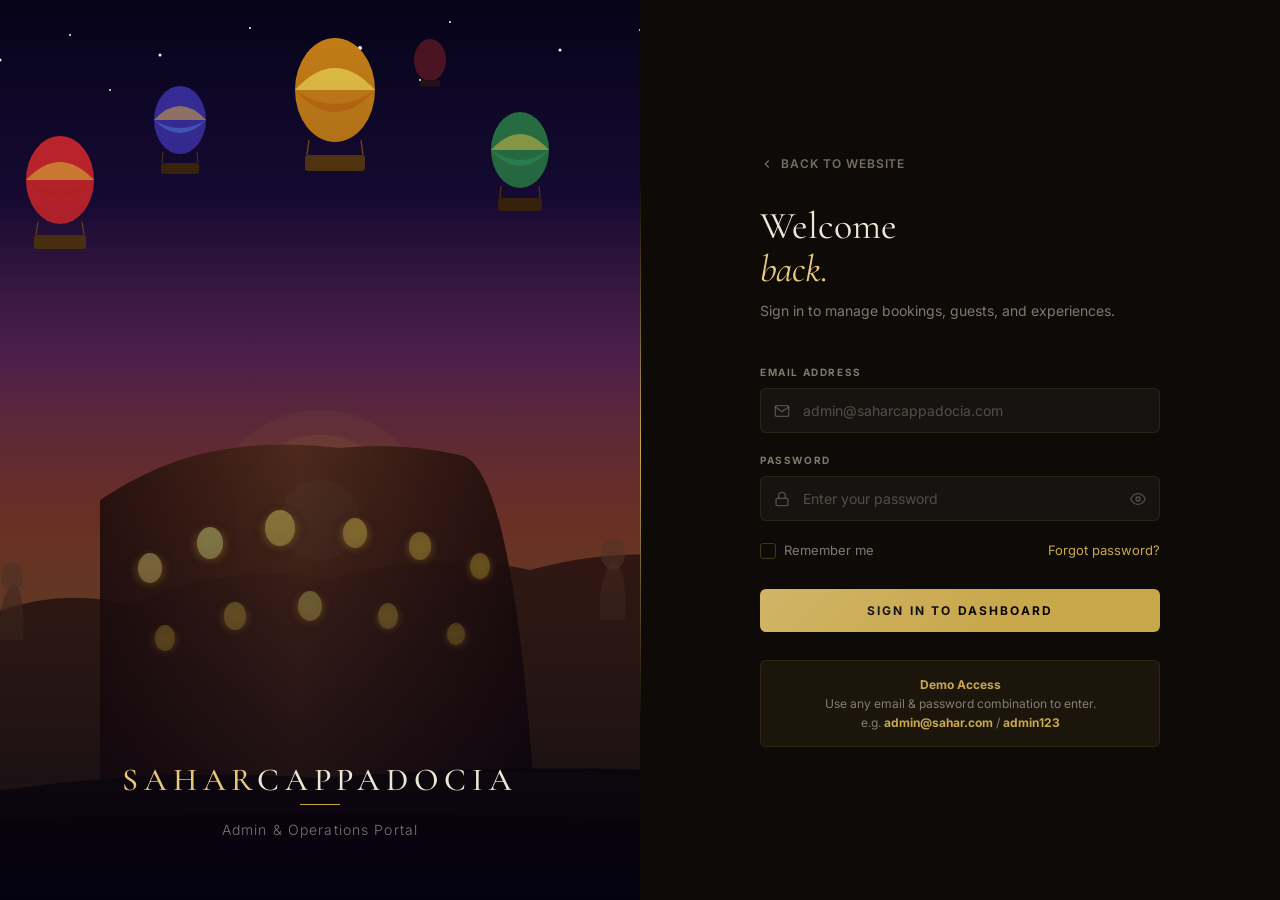
<file: dashboard.html>
<!DOCTYPE html>
<html lang="en">
<head>
  <meta charset="UTF-8">
  <meta name="viewport" content="width=device-width, initial-scale=1.0">
  <title>Dashboard — SaharCappadocia Admin</title>
  <link rel="stylesheet" href="styles.css">
</head>
<body>

<!-- Toast container -->
<div id="toast-container"></div>

<div class="admin-layout">

  <!-- ══════════════════════════════
       SIDEBAR
  ══════════════════════════════ -->
  <aside class="sidebar" id="sidebar">

    <div class="sidebar-header">
      <span class="sidebar-logo">Sahar<span>Capp.</span></span>
      <div class="collapse-btn" id="collapse-btn" title="Collapse sidebar">
        <svg width="16" height="16" viewBox="0 0 24 24" fill="none" stroke="currentColor" stroke-width="2"><polyline points="15 18 9 12 15 6"/></svg>
      </div>
    </div>

    <nav class="sidebar-nav">
      <span class="nav-section-label">Main</span>

      <div class="nav-item active" data-page="dashboard">
        <svg width="16" height="16" viewBox="0 0 24 24" fill="none" stroke="currentColor" stroke-width="2"><rect x="3" y="3" width="7" height="7"/><rect x="14" y="3" width="7" height="7"/><rect x="14" y="14" width="7" height="7"/><rect x="3" y="14" width="7" height="7"/></svg>
        <span class="nav-label">Dashboard</span>
      </div>

      <div class="nav-item" data-page="bookings">
        <svg width="16" height="16" viewBox="0 0 24 24" fill="none" stroke="currentColor" stroke-width="2"><rect x="3" y="4" width="18" height="18" rx="2"/><line x1="16" y1="2" x2="16" y2="6"/><line x1="8" y1="2" x2="8" y2="6"/><line x1="3" y1="10" x2="21" y2="10"/></svg>
        <span class="nav-label">Bookings</span>
        <span class="nav-badge" id="pending-badge">3</span>
      </div>

      <div class="nav-item" data-page="customers">
        <svg width="16" height="16" viewBox="0 0 24 24" fill="none" stroke="currentColor" stroke-width="2"><path d="M17 21v-2a4 4 0 00-4-4H5a4 4 0 00-4 4v2"/><circle cx="9" cy="7" r="4"/><path d="M23 21v-2a4 4 0 00-3-3.87"/><path d="M16 3.13a4 4 0 010 7.75"/></svg>
        <span class="nav-label">Customers</span>
      </div>

      <span class="nav-section-label">Analytics</span>

      <div class="nav-item" data-page="analytics">
        <svg width="16" height="16" viewBox="0 0 24 24" fill="none" stroke="currentColor" stroke-width="2"><polyline points="22 12 18 12 15 21 9 3 6 12 2 12"/></svg>
        <span class="nav-label">Analytics</span>
      </div>

      <div class="nav-item" data-page="messages">
        <svg width="16" height="16" viewBox="0 0 24 24" fill="none" stroke="currentColor" stroke-width="2"><path d="M21 15a2 2 0 01-2 2H7l-4 4V5a2 2 0 012-2h14a2 2 0 012 2z"/></svg>
        <span class="nav-label">Messages</span>
        <span class="nav-badge" style="background:var(--blue)">5</span>
      </div>

      <div class="nav-item" onclick="window.open('sahar-cappadocia.html','_blank')" title="View live website">
        <svg width="16" height="16" viewBox="0 0 24 24" fill="none" stroke="currentColor" stroke-width="2"><circle cx="12" cy="12" r="10"/><line x1="2" y1="12" x2="22" y2="12"/><path d="M12 2a15.3 15.3 0 014 10 15.3 15.3 0 01-4 10 15.3 15.3 0 01-4-10 15.3 15.3 0 014-10z"/></svg>
        <span class="nav-label">View Website</span>
      </div>

      <span class="nav-section-label">System</span>

      <div class="nav-item" data-page="settings">
        <svg width="16" height="16" viewBox="0 0 24 24" fill="none" stroke="currentColor" stroke-width="2"><circle cx="12" cy="12" r="3"/><path d="M19.4 15a1.65 1.65 0 00.33 1.82l.06.06a2 2 0 010 2.83 2 2 0 01-2.83 0l-.06-.06a1.65 1.65 0 00-1.82-.33 1.65 1.65 0 00-1 1.51V21a2 2 0 01-4 0v-.09A1.65 1.65 0 009 19.4a1.65 1.65 0 00-1.82.33l-.06.06a2 2 0 01-2.83-2.83l.06-.06A1.65 1.65 0 004.68 15a1.65 1.65 0 00-1.51-1H3a2 2 0 010-4h.09A1.65 1.65 0 004.6 9a1.65 1.65 0 00-.33-1.82l-.06-.06a2 2 0 012.83-2.83l.06.06A1.65 1.65 0 009 4.68a1.65 1.65 0 001-1.51V3a2 2 0 014 0v.09a1.65 1.65 0 001 1.51 1.65 1.65 0 001.82-.33l.06-.06a2 2 0 012.83 2.83l-.06.06A1.65 1.65 0 0019.4 9a1.65 1.65 0 001.51 1H21a2 2 0 010 4h-.09a1.65 1.65 0 00-1.51 1z"/></svg>
        <span class="nav-label">Settings</span>
      </div>
    </nav>

    <div class="sidebar-footer">
      <div class="sidebar-user" id="sidebar-user-btn">
        <div class="sidebar-avatar" id="sidebar-avatar-initials">AM</div>
        <div class="sidebar-user-info">
          <div class="sidebar-user-name" id="sidebar-user-name">Admin User</div>
          <div class="sidebar-user-role">Super Admin</div>
        </div>
      </div>
    </div>
  </aside>

  <!-- Sidebar overlay (mobile) -->
  <div class="sidebar-overlay" id="sidebar-overlay"></div>

  <!-- ══════════════════════════════
       MAIN
  ══════════════════════════════ -->
  <div class="main-wrap" id="main-wrap">

    <!-- Top Navbar -->
    <header class="topnav">
      <div class="topnav-menu-btn" id="menu-btn">
        <svg width="18" height="18" viewBox="0 0 24 24" fill="none" stroke="currentColor" stroke-width="2"><line x1="3" y1="6" x2="21" y2="6"/><line x1="3" y1="12" x2="21" y2="12"/><line x1="3" y1="18" x2="21" y2="18"/></svg>
      </div>

      <div class="topnav-search">
        <svg width="14" height="14" viewBox="0 0 24 24" fill="none" stroke="currentColor" stroke-width="2"><circle cx="11" cy="11" r="8"/><line x1="21" y1="21" x2="16.65" y2="16.65"/></svg>
        <input type="text" placeholder="Search bookings, guests…" id="global-search">
      </div>

      <div class="topnav-actions">
        <div class="icon-btn" title="Notifications" onclick="showToast('You have 3 new booking requests.', 'info')">
          <svg width="18" height="18" viewBox="0 0 24 24" fill="none" stroke="currentColor" stroke-width="2"><path d="M18 8A6 6 0 006 8c0 7-3 9-3 9h18s-3-2-3-9"/><path d="M13.73 21a2 2 0 01-3.46 0"/></svg>
          <span class="notif-dot"></span>
        </div>
        <div class="icon-btn" title="Help">
          <svg width="18" height="18" viewBox="0 0 24 24" fill="none" stroke="currentColor" stroke-width="2"><circle cx="12" cy="12" r="10"/><path d="M9.09 9a3 3 0 015.83 1c0 2-3 3-3 3"/><line x1="12" y1="17" x2="12.01" y2="17"/></svg>
        </div>
        <div class="topnav-divider"></div>
        <div class="topnav-user" id="user-menu-btn">
          <div class="topnav-avatar" id="topnav-avatar-initials">AM</div>
          <div class="topnav-user-info">
            <div class="topnav-user-name" id="topnav-user-name">Admin</div>
            <div class="topnav-user-role">Super Admin</div>
          </div>
          <svg width="12" height="12" viewBox="0 0 24 24" fill="none" stroke="currentColor" stroke-width="2" style="color:var(--text-muted);margin-left:4px"><polyline points="6 9 12 15 18 9"/></svg>

          <div class="user-dropdown" id="user-dropdown">
            <div class="dropdown-item">
              <svg width="14" height="14" viewBox="0 0 24 24" fill="none" stroke="currentColor" stroke-width="2"><path d="M20 21v-2a4 4 0 00-4-4H8a4 4 0 00-4 4v2"/><circle cx="12" cy="7" r="4"/></svg>
              My Profile
            </div>
            <div class="dropdown-item">
              <svg width="14" height="14" viewBox="0 0 24 24" fill="none" stroke="currentColor" stroke-width="2"><circle cx="12" cy="12" r="3"/><path d="M19.4 15a1.65 1.65 0 00.33 1.82l.06.06a2 2 0 010 2.83 2 2 0 01-2.83 0l-.06-.06a1.65 1.65 0 00-1.82-.33 1.65 1.65 0 00-1 1.51V21a2 2 0 01-4 0v-.09A1.65 1.65 0 009 19.4a1.65 1.65 0 00-1.82.33l-.06.06a2 2 0 01-2.83-2.83l.06.06A1.65 1.65 0 004.68 15a1.65 1.65 0 00-1.51-1H3a2 2 0 010-4h.09A1.65 1.65 0 004.6 9a1.65 1.65 0 00-.33-1.82l-.06-.06a2 2 0 012.83-2.83l.06.06A1.65 1.65 0 009 4.68a1.65 1.65 0 001-1.51V3a2 2 0 014 0v.09a1.65 1.65 0 001 1.51 1.65 1.65 0 001.82-.33l.06-.06a2 2 0 012.83 2.83l-.06.06A1.65 1.65 0 0019.4 9a1.65 1.65 0 001.51 1H21a2 2 0 010 4h-.09a1.65 1.65 0 00-1.51 1z"/></svg>
              Settings
            </div>
            <div class="dropdown-item" onclick="window.open('sahar-cappadocia.html','_blank')">
              <svg width="14" height="14" viewBox="0 0 24 24" fill="none" stroke="currentColor" stroke-width="2"><circle cx="12" cy="12" r="10"/><line x1="2" y1="12" x2="22" y2="12"/><path d="M12 2a15.3 15.3 0 014 10 15.3 15.3 0 01-4 10 15.3 15.3 0 01-4-10 15.3 15.3 0 014-10z"/></svg>
              View Website
            </div>
            <div class="dropdown-divider"></div>
            <div class="dropdown-item danger" id="logout-btn">
              <svg width="14" height="14" viewBox="0 0 24 24" fill="none" stroke="currentColor" stroke-width="2"><path d="M9 21H5a2 2 0 01-2-2V5a2 2 0 012-2h4"/><polyline points="16 17 21 12 16 7"/><line x1="21" y1="12" x2="9" y2="12"/></svg>
              Sign Out
            </div>
          </div>
        </div>
      </div>
    </header>

    <!-- Page Content -->
    <main class="page-content">

      <!-- Page Header -->
      <div class="page-header">
        <div class="page-title-group">
          <div class="page-eyebrow" id="greeting-eyebrow">Good Morning</div>
          <h1 class="page-title"><em id="greeting-name">Ahmed</em> — Overview</h1>
          <p class="page-subtitle" id="today-date">Loading…</p>
        </div>
        <div class="page-actions">
          <button class="btn btn-outline" onclick="exportData()">
            <svg width="14" height="14" viewBox="0 0 24 24" fill="none" stroke="currentColor" stroke-width="2"><path d="M21 15v4a2 2 0 01-2 2H5a2 2 0 01-2-2v-4"/><polyline points="7 10 12 15 17 10"/><line x1="12" y1="15" x2="12" y2="3"/></svg>
            Export
          </button>
          <button class="btn btn-gold" onclick="openModal()">
            <svg width="14" height="14" viewBox="0 0 24 24" fill="none" stroke="currentColor" stroke-width="2"><line x1="12" y1="5" x2="12" y2="19"/><line x1="5" y1="12" x2="19" y2="12"/></svg>
            New Booking
          </button>
        </div>
      </div>

      <!-- Stats Grid -->
      <div class="stats-grid">
        <div class="stat-card">
          <div class="stat-card-header">
            <div>
              <div class="stat-label">Total Bookings</div>
            </div>
            <div class="stat-icon stat-icon-gold">
              <svg width="16" height="16" viewBox="0 0 24 24" fill="none" stroke="currentColor" stroke-width="2"><rect x="3" y="4" width="18" height="18" rx="2"/><line x1="16" y1="2" x2="16" y2="6"/><line x1="8" y1="2" x2="8" y2="6"/><line x1="3" y1="10" x2="21" y2="10"/></svg>
            </div>
          </div>
          <div class="stat-value" data-count="2847">0</div>
          <div class="stat-footer">
            <span class="stat-trend trend-up">↑ 12.4%</span>
            <span class="stat-trend-label">vs last month</span>
          </div>
          <canvas class="sparkline-wrap" data-spark="bookings"></canvas>
        </div>

        <div class="stat-card">
          <div class="stat-card-header">
            <div>
              <div class="stat-label">Total Revenue</div>
            </div>
            <div class="stat-icon stat-icon-green">
              <svg width="16" height="16" viewBox="0 0 24 24" fill="none" stroke="currentColor" stroke-width="2"><line x1="12" y1="1" x2="12" y2="23"/><path d="M17 5H9.5a3.5 3.5 0 000 7h5a3.5 3.5 0 010 7H6"/></svg>
            </div>
          </div>
          <div class="stat-value" data-count="486200" data-prefix="€" data-format="currency">€0</div>
          <div class="stat-footer">
            <span class="stat-trend trend-up">↑ 8.7%</span>
            <span class="stat-trend-label">vs last month</span>
          </div>
          <canvas class="sparkline-wrap" data-spark="revenue"></canvas>
        </div>

        <div class="stat-card">
          <div class="stat-card-header">
            <div>
              <div class="stat-label">Active Guests</div>
            </div>
            <div class="stat-icon stat-icon-blue">
              <svg width="16" height="16" viewBox="0 0 24 24" fill="none" stroke="currentColor" stroke-width="2"><path d="M17 21v-2a4 4 0 00-4-4H5a4 4 0 00-4 4v2"/><circle cx="9" cy="7" r="4"/><path d="M23 21v-2a4 4 0 00-3-3.87"/><path d="M16 3.13a4 4 0 010 7.75"/></svg>
            </div>
          </div>
          <div class="stat-value" data-count="324">0</div>
          <div class="stat-footer">
            <span class="stat-trend trend-up">↑ 5.2%</span>
            <span class="stat-trend-label">vs last week</span>
          </div>
          <canvas class="sparkline-wrap" data-spark="guests"></canvas>
        </div>

        <div class="stat-card">
          <div class="stat-card-header">
            <div>
              <div class="stat-label">Pending Review</div>
            </div>
            <div class="stat-icon stat-icon-amber">
              <svg width="16" height="16" viewBox="0 0 24 24" fill="none" stroke="currentColor" stroke-width="2"><circle cx="12" cy="12" r="10"/><polyline points="12 6 12 12 16 14"/></svg>
            </div>
          </div>
          <div class="stat-value" data-count="18">0</div>
          <div class="stat-footer">
            <span class="stat-trend trend-down">↓ 3</span>
            <span class="stat-trend-label">since yesterday</span>
          </div>
          <canvas class="sparkline-wrap" data-spark="pending"></canvas>
        </div>
      </div>

      <!-- Middle Row: Chart + Activity -->
      <div class="mid-grid">

        <!-- Revenue Chart -->
        <div class="card">
          <div class="card-header">
            <div>
              <div class="card-title">Revenue Overview</div>
              <div class="card-subtitle">Last 7 days · EUR</div>
            </div>
            <div style="display:flex;gap:16px;align-items:center;">
              <div style="display:flex;align-items:center;gap:6px;font-size:12px;color:var(--text-dim)">
                <span style="width:8px;height:8px;border-radius:50%;background:var(--gold);display:inline-block"></span>Revenue
              </div>
              <span class="card-action">View all →</span>
            </div>
          </div>
          <div class="chart-area">
            <svg id="revenue-chart" height="180" viewBox="0 0 700 180" preserveAspectRatio="none"></svg>
          </div>
          <div class="chart-labels" id="chart-labels"></div>
        </div>

        <!-- Recent Activity -->
        <div class="card">
          <div class="card-header">
            <div class="card-title">Recent Activity</div>
            <span class="card-action">View all →</span>
          </div>
          <div class="activity-feed" id="activity-feed"></div>
        </div>

      </div>

      <!-- Bookings Table -->
      <div class="bookings-card">

        <div class="bookings-toolbar">
          <div class="bookings-toolbar-left">
            <div class="filter-tabs" id="filter-tabs">
              <div class="filter-tab active" data-filter="all">All</div>
              <div class="filter-tab" data-filter="confirmed">Confirmed</div>
              <div class="filter-tab" data-filter="pending">Pending</div>
              <div class="filter-tab" data-filter="cancelled">Cancelled</div>
            </div>
            <div class="table-search">
              <svg width="13" height="13" viewBox="0 0 24 24" fill="none" stroke="currentColor" stroke-width="2"><circle cx="11" cy="11" r="8"/><line x1="21" y1="21" x2="16.65" y2="16.65"/></svg>
              <input type="text" id="table-search" placeholder="Search bookings…">
            </div>
          </div>
          <button class="btn btn-gold btn-sm" onclick="openModal()">
            <svg width="12" height="12" viewBox="0 0 24 24" fill="none" stroke="currentColor" stroke-width="2.5"><line x1="12" y1="5" x2="12" y2="19"/><line x1="5" y1="12" x2="19" y2="12"/></svg>
            Add Booking
          </button>
        </div>

        <div class="table-wrap">
          <table>
            <thead>
              <tr>
                <th data-sort="id">Booking ID <span class="sort-icon">↕</span></th>
                <th data-sort="guest">Guest <span class="sort-icon">↕</span></th>
                <th data-sort="package">Package <span class="sort-icon">↕</span></th>
                <th data-sort="date">Date <span class="sort-icon">↕</span></th>
                <th data-sort="guests">Guests <span class="sort-icon">↕</span></th>
                <th data-sort="status">Status <span class="sort-icon">↕</span></th>
                <th data-sort="amount">Amount <span class="sort-icon">↕</span></th>
                <th>Actions</th>
              </tr>
            </thead>
            <tbody id="bookings-tbody"></tbody>
          </table>
          <div id="empty-state" class="empty-state" style="display:none">
            <div class="empty-icon">🔍</div>
            <div class="empty-title">No bookings found</div>
            <div class="empty-desc">Try adjusting your search or filter</div>
          </div>
        </div>

        <div class="pagination">
          <div class="pagination-info" id="pagination-info">Showing 1–8 of 12</div>
          <div class="pagination-controls" id="pagination-controls"></div>
        </div>

      </div>

    </main>
  </div><!-- /main-wrap -->
</div><!-- /admin-layout -->

<!-- ══════════════════════════════
     ADD BOOKING MODAL
══════════════════════════════ -->
<div class="modal-overlay" id="modal-overlay">
  <div class="modal" role="dialog" aria-modal="true" aria-labelledby="modal-title">

    <div class="modal-header">
      <h2 class="modal-title" id="modal-title">New Booking</h2>
      <div class="modal-close" id="modal-close">
        <svg width="16" height="16" viewBox="0 0 24 24" fill="none" stroke="currentColor" stroke-width="2"><line x1="18" y1="6" x2="6" y2="18"/><line x1="6" y1="6" x2="18" y2="18"/></svg>
      </div>
    </div>

    <div class="modal-body">
      <form id="booking-form" novalidate>
        <div class="form-grid">
          <div class="form-group">
            <label for="f-name">Guest Full Name *</label>
            <input type="text" id="f-name" placeholder="e.g. Isabella Chen" required>
          </div>
          <div class="form-group">
            <label for="f-email">Email Address *</label>
            <input type="email" id="f-email" placeholder="guest@email.com" required>
          </div>
          <div class="form-group">
            <label for="f-phone">Phone Number</label>
            <input type="tel" id="f-phone" placeholder="+1 234 567 8900">
          </div>
          <div class="form-group">
            <label for="f-nationality">Nationality</label>
            <input type="text" id="f-nationality" placeholder="e.g. French">
          </div>
          <div class="form-group full">
            <label for="f-package">Tour Package *</label>
            <select id="f-package" required>
              <option value="" disabled selected>Select a package…</option>
              <option value="Dawn Balloon Voyage" data-price="480">Dawn Balloon Voyage — €480/person</option>
              <option value="Underground Kingdoms" data-price="220">Underground Kingdoms — €220/person</option>
              <option value="Rose Valley at Twilight" data-price="340">Rose Valley at Twilight — €340/person</option>
              <option value="Luxury Cave Suite — 3 nights" data-price="1200">Luxury Cave Suite — 3 nights — €1,200/night</option>
              <option value="Luxury Cave Suite — 5 nights" data-price="1900">Luxury Cave Suite — 5 nights — €1,900/night</option>
              <option value="Private Valley Trek" data-price="340">Private Valley Trek — €340/person</option>
              <option value="Full Cappadocia Experience" data-price="1400">Full Cappadocia Experience (7 days) — €1,400/person</option>
            </select>
          </div>
          <div class="form-group">
            <label for="f-date">Travel Date *</label>
            <input type="date" id="f-date" required>
          </div>
          <div class="form-group">
            <label for="f-guests">Number of Guests *</label>
            <input type="number" id="f-guests" min="1" max="20" value="2" required>
          </div>
          <div class="form-group">
            <label for="f-status">Booking Status</label>
            <select id="f-status">
              <option value="pending" selected>Pending</option>
              <option value="confirmed">Confirmed</option>
              <option value="cancelled">Cancelled</option>
            </select>
          </div>
          <div class="form-group">
            <label>Estimated Amount</label>
            <input type="text" id="f-amount-display" readonly placeholder="Auto-calculated" style="opacity:0.7;cursor:default">
          </div>
          <div class="form-group full">
            <label for="f-notes">Special Requests</label>
            <textarea id="f-notes" placeholder="Dietary requirements, accessibility needs, special occasions…"></textarea>
          </div>
        </div>
      </form>
    </div>

    <div class="modal-footer">
      <button class="btn btn-outline" id="modal-cancel">Cancel</button>
      <button class="btn btn-gold" id="modal-submit">
        <svg width="14" height="14" viewBox="0 0 24 24" fill="none" stroke="currentColor" stroke-width="2"><polyline points="20 6 9 17 4 12"/></svg>
        Create Booking
      </button>
    </div>
  </div>
</div>

<script src="script.js"></script>
</body>
</html>
</file>
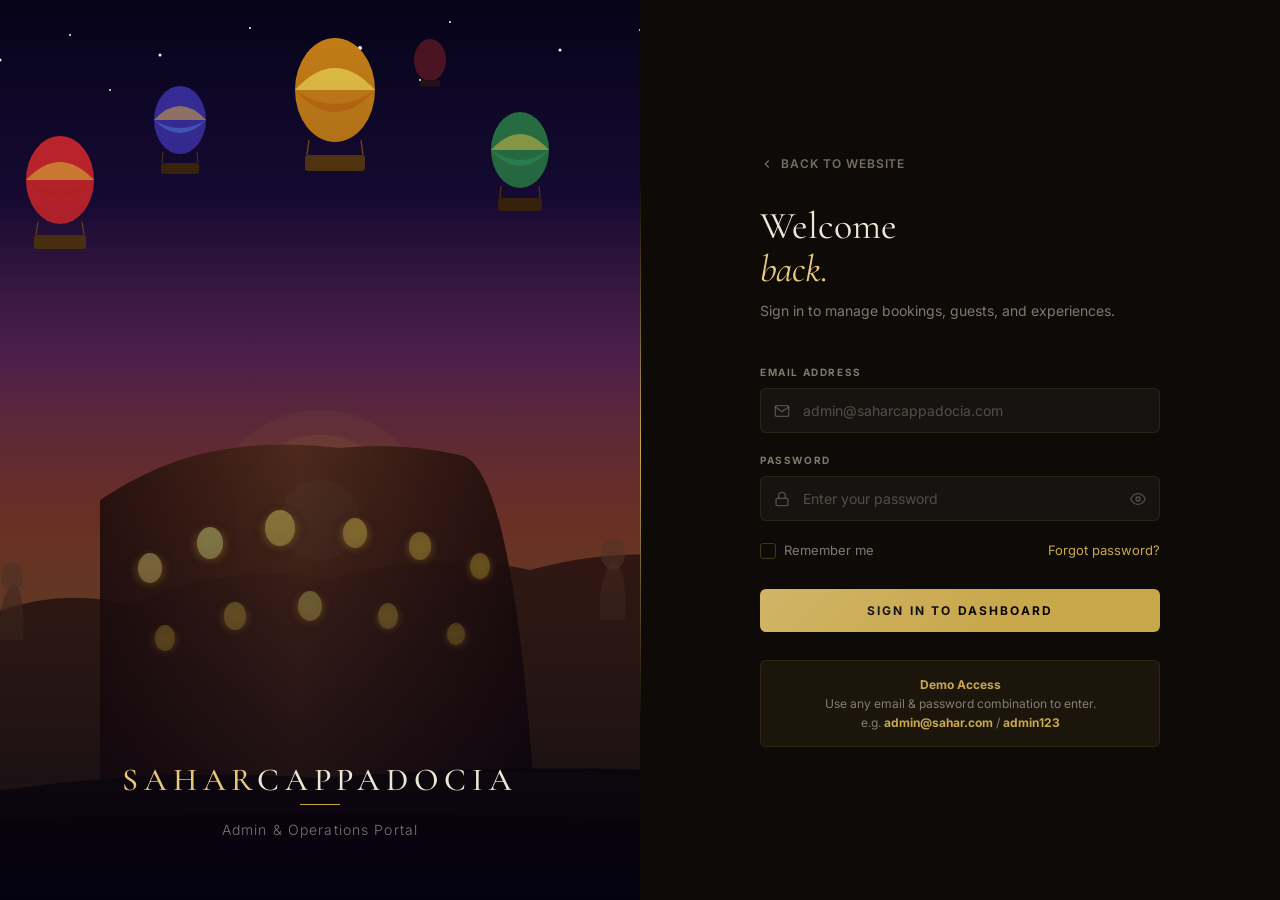
<file: login.html>
<!DOCTYPE html>
<html lang="en">
<head>
  <meta charset="UTF-8">
  <meta name="viewport" content="width=device-width, initial-scale=1.0">
  <title>Admin Login — SaharCappadocia</title>
  <link rel="stylesheet" href="styles.css">
  <style>
    /* ── Login-specific extras ── */
    .login-page { min-height: 100vh; }

    /* Balloon float animation on scene */
    .b1 { animation: floatB 8s ease-in-out infinite; transform-origin: center bottom; }
    .b2 { animation: floatB 11s ease-in-out 1.5s infinite; transform-origin: center bottom; }
    .b3 { animation: floatB 9s ease-in-out 0.8s infinite; transform-origin: center bottom; }
    .b4 { animation: floatB 12s ease-in-out 2.5s infinite; transform-origin: center bottom; }
    @keyframes floatB {
      0%,100% { transform: translateY(0); }
      50%      { transform: translateY(-14px); }
    }

    /* Stars twinkle */
    .star { animation: tw var(--d,3s) ease-in-out infinite; }
    @keyframes tw { 0%,100% { opacity: var(--o, 0.8); } 50% { opacity: 0.1; } }

    /* Sun pulse */
    #lsun { animation: sunRise 6s ease-out forwards; }
    @keyframes sunRise { from { r: 50; opacity: 0.5; } to { r: 65; opacity: 1; } }

    /* Form entrance */
    .login-box > * {
      opacity: 0;
      transform: translateY(16px);
      animation: fadeUp 0.7s var(--ease, cubic-bezier(0.16,1,0.3,1)) both;
    }
    .login-box > *:nth-child(1) { animation-delay: 0.05s; }
    .login-box > *:nth-child(2) { animation-delay: 0.12s; }
    .login-box > *:nth-child(3) { animation-delay: 0.2s; }
    .login-box > *:nth-child(4) { animation-delay: 0.28s; }
    .login-box > *:nth-child(5) { animation-delay: 0.36s; }
    .login-box > *:nth-child(6) { animation-delay: 0.44s; }
    .login-box > *:nth-child(7) { animation-delay: 0.52s; }
    .login-box > *:nth-child(8) { animation-delay: 0.6s; }
    .login-box > *:nth-child(9) { animation-delay: 0.68s; }
    @keyframes fadeUp { from { opacity:0; transform: translateY(16px); } to { opacity:1; transform: none; } }

    /* Spinner inside button */
    .btn-spinner {
      display: none;
      width: 14px; height: 14px;
      border: 2px solid rgba(6,4,5,0.3);
      border-top-color: var(--bg);
      border-radius: 50%;
      animation: spin 0.7s linear infinite;
    }
    .btn-login.loading .btn-spinner { display: block; }
    .btn-login.loading .btn-text   { opacity: 0; }
    @keyframes spin { to { transform: rotate(360deg); } }
  </style>
</head>
<body>

<div class="login-page">

  <!-- ══ LEFT — Cappadocia Scene ══ -->
  <div class="login-scene">
    <div class="login-scene-bg">
      <svg viewBox="0 0 760 900" preserveAspectRatio="xMidYMid slice" xmlns="http://www.w3.org/2000/svg">
        <defs>
          <linearGradient id="lsky" x1="0" y1="0" x2="0" y2="1">
            <stop offset="0%"   stop-color="#050318"/>
            <stop offset="22%"  stop-color="#180B38"/>
            <stop offset="40%"  stop-color="#6C2C62"/>
            <stop offset="58%"  stop-color="#C85A38"/>
            <stop offset="75%"  stop-color="#F0A040"/>
            <stop offset="90%"  stop-color="#FDCF78"/>
            <stop offset="100%" stop-color="#FEF0C0"/>
          </linearGradient>
          <linearGradient id="lrock" x1="0" y1="0" x2="1" y2="0">
            <stop offset="0%"   stop-color="#3A1808"/>
            <stop offset="45%"  stop-color="#7A4020"/>
            <stop offset="100%" stop-color="#2A1005"/>
          </linearGradient>
          <linearGradient id="lfg" x1="0" y1="0" x2="0" y2="1">
            <stop offset="0%" stop-color="#1E0E04"/>
            <stop offset="100%" stop-color="#060302"/>
          </linearGradient>
          <radialGradient id="lsunGrad" cx="50%" cy="50%" r="50%">
            <stop offset="0%"   stop-color="#FFFDE0"/>
            <stop offset="30%"  stop-color="#FFD870"/>
            <stop offset="65%"  stop-color="rgba(255,160,60,0.4)"/>
            <stop offset="100%" stop-color="transparent"/>
          </radialGradient>
          <radialGradient id="lwinGrad" cx="50%" cy="50%" r="50%">
            <stop offset="0%"   stop-color="#FFD860" stop-opacity="0.9"/>
            <stop offset="50%"  stop-color="#FFB030" stop-opacity="0.5"/>
            <stop offset="100%" stop-color="transparent"/>
          </radialGradient>
        </defs>

        <!-- Sky -->
        <rect width="760" height="900" fill="url(#lsky)"/>

        <!-- Stars -->
        <circle class="star" style="--d:3.2s;--o:0.85" cx="60"  cy="60"  r="1.5" fill="white"/>
        <circle class="star" style="--d:4.1s;--o:0.6"  cx="130" cy="35"  r="1"   fill="white"/>
        <circle class="star" style="--d:2.8s;--o:0.9"  cx="220" cy="55"  r="1.5" fill="white"/>
        <circle class="star" style="--d:5.2s;--o:0.55" cx="310" cy="28"  r="1"   fill="white"/>
        <circle class="star" style="--d:3.7s;--o:0.8"  cx="420" cy="48"  r="2"   fill="white"/>
        <circle class="star" style="--d:4.5s;--o:0.65" cx="510" cy="22"  r="1"   fill="white"/>
        <circle class="star" style="--d:2.4s;--o:0.75" cx="620" cy="50"  r="1.5" fill="white"/>
        <circle class="star" style="--d:6s;--o:0.5"    cx="700" cy="30"  r="1"   fill="white"/>
        <circle class="star" style="--d:3.5s;--o:0.7"  cx="740" cy="75"  r="1.5" fill="white"/>
        <circle class="star" style="--d:4.8s;--o:0.4"  cx="30"  cy="110" r="1"   fill="white"/>
        <circle class="star" style="--d:3.1s;--o:0.8"  cx="170" cy="90"  r="1"   fill="white"/>
        <circle class="star" style="--d:5s;--o:0.6"    cx="480" cy="80"  r="1"   fill="white"/>

        <!-- Sun halo layers -->
        <circle cx="380" cy="520" r="110" fill="rgba(255,200,80,0.08)"/>
        <circle cx="380" cy="520" r="85"  fill="rgba(255,200,80,0.14)"/>

        <!-- Sun core -->
        <circle id="lsun" cx="380" cy="520" r="58" fill="url(#lsunGrad)"/>
        <circle cx="380" cy="520" r="40" fill="#FFEEAA" opacity="0.95"/>

        <!-- HOT AIR BALLOONS -->
        <!-- Balloon 1 (red-orange, large, left-center) -->
        <g class="b1" transform="translate(120,180)">
          <ellipse cx="0" cy="0" rx="34" ry="44" fill="#D42830"/>
          <path d="M-34 0 Q0 -36 34 0" fill="rgba(255,220,60,0.55)"/>
          <path d="M-34 0 Q0 36 34 0 Q0 22 -34 0Z" fill="rgba(200,40,10,0.35)"/>
          <line x1="-22" y1="42" x2="-24" y2="55" stroke="#7A4E10" stroke-width="1.3"/>
          <line x1="22"  y1="42" x2="24"  y2="55" stroke="#7A4E10" stroke-width="1.3"/>
          <rect x="-26" y="55" width="52" height="14" rx="3" fill="#5A3A10"/>
        </g>

        <!-- Balloon 2 (indigo, mid-left) -->
        <g class="b2" transform="translate(240,120)">
          <ellipse cx="0" cy="0" rx="26" ry="34" fill="#3A2FA0"/>
          <path d="M-26 0 Q0 -28 26 0" fill="rgba(255,200,60,0.5)"/>
          <path d="M-26 0 Q0 26 26 0 Q0 16 -26 0Z" fill="rgba(100,180,255,0.35)"/>
          <line x1="-17" y1="32" x2="-18" y2="43" stroke="#5A3E10" stroke-width="1"/>
          <line x1="17"  y1="32" x2="18"  y2="43" stroke="#5A3E10" stroke-width="1"/>
          <rect x="-19" y="43" width="38" height="11" rx="2.5" fill="#42280A"/>
        </g>

        <!-- Balloon 3 (gold-amber, center, large) -->
        <g class="b3" transform="translate(395,90)">
          <ellipse cx="0" cy="0" rx="40" ry="52" fill="#C88018"/>
          <path d="M-40 0 Q0 -44 40 0" fill="rgba(255,240,100,0.6)"/>
          <path d="M-40 0 Q0 44 40 0 Q0 28 -40 0Z" fill="rgba(180,60,10,0.3)"/>
          <line x1="-26" y1="50" x2="-28" y2="65" stroke="#7A5012" stroke-width="1.4"/>
          <line x1="26"  y1="50" x2="28"  y2="65" stroke="#7A5012" stroke-width="1.4"/>
          <rect x="-30" y="65" width="60" height="16" rx="3" fill="#5C3A10"/>
        </g>

        <!-- Balloon 4 (emerald, right) -->
        <g class="b4" transform="translate(580,150)">
          <ellipse cx="0" cy="0" rx="29" ry="38" fill="#2A7848"/>
          <path d="M-29 0 Q0 -32 29 0" fill="rgba(255,220,80,0.5)"/>
          <path d="M-29 0 Q0 32 29 0 Q0 20 -29 0Z" fill="rgba(60,200,120,0.3)"/>
          <line x1="-19" y1="36" x2="-20" y2="48" stroke="#5A3E10" stroke-width="1.2"/>
          <line x1="19"  y1="36" x2="20"  y2="48" stroke="#5A3E10" stroke-width="1.2"/>
          <rect x="-22" y="48" width="44" height="13" rx="2.5" fill="#40280A"/>
        </g>

        <!-- Tiny far balloon -->
        <g transform="translate(490,60)" opacity="0.45">
          <ellipse cx="0" cy="0" rx="16" ry="21" fill="#A02828"/>
          <rect x="-10" y="20" width="20" height="7" rx="1.5" fill="#402010"/>
        </g>

        <!-- Landscape / valley -->
        <path d="M0 640 Q95 580 190 605 Q290 560 390 580 Q490 548 590 570 Q680 545 760 560 L760 900 L0 900Z" fill="#3A1808" opacity="0.75"/>

        <!-- Cliff with cave hotel windows -->
        <path d="M160 900 L160 500 Q220 460 280 450 Q340 440 400 448 Q460 442 520 455 Q580 465 600 900Z" fill="url(#lrock)" opacity="0.92"/>

        <!-- Cave windows -->
        <circle cx="210" cy="570" r="24" fill="url(#lwinGrad)" opacity="0.8"/>
        <ellipse cx="210" cy="568" rx="12" ry="15" fill="#FFDC70" opacity="0.9"/>
        <circle cx="270" cy="545" r="26" fill="url(#lwinGrad)" opacity="0.85"/>
        <ellipse cx="270" cy="543" rx="13" ry="16" fill="#FFEF80" opacity="0.9"/>
        <circle cx="340" cy="530" r="28" fill="url(#lwinGrad)" opacity="0.9"/>
        <ellipse cx="340" cy="528" rx="15" ry="18" fill="#FFDC60" opacity="0.95"/>
        <circle cx="415" cy="535" r="24" fill="url(#lwinGrad)" opacity="0.8"/>
        <ellipse cx="415" cy="533" rx="12" ry="15" fill="#FFD050" opacity="0.85"/>
        <circle cx="480" cy="548" r="22" fill="url(#lwinGrad)" opacity="0.75"/>
        <ellipse cx="480" cy="546" rx="11" ry="14" fill="#F0C040" opacity="0.8"/>
        <circle cx="540" cy="568" r="20" fill="url(#lwinGrad)" opacity="0.7"/>
        <ellipse cx="540" cy="566" rx="10" ry="13" fill="#E8B830" opacity="0.75"/>

        <!-- Row 2 windows -->
        <circle cx="225" cy="640" r="20" fill="url(#lwinGrad)" opacity="0.65"/>
        <ellipse cx="225" cy="638" rx="10" ry="13" fill="#E8B830" opacity="0.75"/>
        <circle cx="295" cy="618" r="22" fill="url(#lwinGrad)" opacity="0.7"/>
        <ellipse cx="295" cy="616" rx="11" ry="14" fill="#F0C040" opacity="0.8"/>
        <circle cx="370" cy="608" r="24" fill="url(#lwinGrad)" opacity="0.75"/>
        <ellipse cx="370" cy="606" rx="12" ry="15" fill="#FFDC60" opacity="0.85"/>
        <circle cx="448" cy="618" r="20" fill="url(#lwinGrad)" opacity="0.68"/>
        <ellipse cx="448" cy="616" rx="10" ry="13" fill="#F0C040" opacity="0.75"/>
        <circle cx="516" cy="636" r="18" fill="url(#lwinGrad)" opacity="0.6"/>
        <ellipse cx="516" cy="634" rx="9" ry="11" fill="#E8B030" opacity="0.7"/>

        <!-- Fairy chimneys (far) -->
        <path d="M60 640 Q58 605 68 590 Q73 577 79 590 Q85 605 83 640Z" fill="#8A5530" opacity="0.6"/>
        <ellipse cx="72" cy="577" rx="11" ry="15" fill="#A06840" opacity="0.6"/>
        <path d="M660 620 Q658 584 668 568 Q673 554 680 568 Q687 584 685 620Z" fill="#8A5530" opacity="0.55"/>
        <ellipse cx="673" cy="554" rx="12" ry="16" fill="#A06840" opacity="0.55"/>
        <path d="M710 630 Q708 598 717 585 Q721 574 727 585 Q733 598 731 630Z" fill="#7A4C28" opacity="0.5"/>
        <ellipse cx="720" cy="574" rx="10" ry="13" fill="#9A6038" opacity="0.5"/>

        <!-- Foreground dark -->
        <path d="M0 800 Q190 765 380 778 Q570 762 760 772 L760 900 L0 900Z" fill="url(#lfg)"/>

        <!-- Ground mist -->
        <path d="M0 790 Q380 760 760 778 L760 820 Q380 808 0 820Z" fill="rgba(255,170,60,0.06)"/>
      </svg>
    </div>
    <div class="login-scene-overlay"></div>
    <div class="login-brand">
      <a href="sahar-cappadocia.html" class="login-brand-logo" style="text-decoration:none;transition:opacity 0.3s" onmouseover="this.style.opacity='0.75'" onmouseout="this.style.opacity='1'">Sahar<span>Cappadocia</span></a>
      <div class="login-brand-line"></div>
      <div class="login-brand-tagline">Admin &amp; Operations Portal</div>
    </div>
  </div>

  <!-- ══ RIGHT — Login Form ══ -->
  <div class="login-form-panel">
    <div class="login-box">

      <a href="sahar-cappadocia.html" style="display:inline-flex;align-items:center;gap:7px;font-size:12px;font-weight:600;letter-spacing:0.08em;color:rgba(239,231,214,0.45);text-decoration:none;margin-bottom:32px;transition:color 0.2s;text-transform:uppercase" onmouseover="this.style.color='#C9A84C'" onmouseout="this.style.color='rgba(239,231,214,0.45)'">
        <svg width="14" height="14" viewBox="0 0 24 24" fill="none" stroke="currentColor" stroke-width="2"><polyline points="15 18 9 12 15 6"/></svg>
        Back to Website
      </a>

      <h1 class="login-heading">Welcome<br><em>back.</em></h1>
      <p class="login-sub">Sign in to manage bookings, guests, and experiences.</p>

      <div class="login-error" id="login-error">
        <svg width="14" height="14" viewBox="0 0 24 24" fill="none" stroke="currentColor" stroke-width="2.5"><circle cx="12" cy="12" r="10"/><line x1="12" y1="8" x2="12" y2="12"/><line x1="12" y1="16" x2="12.01" y2="16"/></svg>
        <span id="error-text">Invalid credentials. Please try again.</span>
      </div>

      <form id="login-form" novalidate>
        <div class="field">
          <label for="email">Email Address</label>
          <div class="field-wrap">
            <svg class="field-icon" width="16" height="16" viewBox="0 0 24 24" fill="none" stroke="currentColor" stroke-width="2"><path d="M4 4h16c1.1 0 2 .9 2 2v12c0 1.1-.9 2-2 2H4c-1.1 0-2-.9-2-2V6c0-1.1.9-2 2-2z"/><polyline points="22,6 12,13 2,6"/></svg>
            <input type="email" id="email" name="email" placeholder="admin@saharcappadocia.com" autocomplete="email" required>
          </div>
        </div>

        <div class="field">
          <label for="password">Password</label>
          <div class="field-wrap">
            <svg class="field-icon" width="16" height="16" viewBox="0 0 24 24" fill="none" stroke="currentColor" stroke-width="2"><rect x="3" y="11" width="18" height="11" rx="2"/><path d="M7 11V7a5 5 0 0110 0v4"/></svg>
            <input type="password" id="password" name="password" placeholder="Enter your password" autocomplete="current-password" required>
            <button type="button" class="eye-toggle" id="eye-toggle" aria-label="Toggle password">
              <svg id="eye-icon" width="16" height="16" viewBox="0 0 24 24" fill="none" stroke="currentColor" stroke-width="2"><path d="M1 12s4-8 11-8 11 8 11 8-4 8-11 8-11-8-11-8z"/><circle cx="12" cy="12" r="3"/></svg>
            </button>
          </div>
        </div>

        <div class="login-meta">
          <label class="checkbox-wrap">
            <input type="checkbox" id="remember" name="remember">
            <span class="checkbox-box"></span>
            <span class="checkbox-label">Remember me</span>
          </label>
          <a href="#" class="forgot-link">Forgot password?</a>
        </div>

        <button type="submit" class="btn-login" id="login-btn">
          <span class="btn-text">Sign In to Dashboard</span>
          <div class="btn-spinner"></div>
        </button>
      </form>

      <div class="login-hint">
        <strong>Demo Access</strong><br>
        Use any email &amp; password combination to enter.<br>
        e.g. <strong>admin@sahar.com</strong> / <strong>admin123</strong>
      </div>

    </div>
  </div>

</div>

<script src="script.js"></script>
</body>
</html>
</file>
<file: styles.css>
/* ================================================
   SAHAR CAPPADOCIA — ADMIN SYSTEM
   styles.css · Shared Design System
   ================================================ */

@import url('https://fonts.googleapis.com/css2?family=Cormorant+Garamond:ital,wght@0,300;0,400;0,500;0,600;1,300;1,400;1,500&family=Inter:wght@300;400;500;600;700&display=swap');

/* ── Design Tokens ─────────────────────────── */
:root {
  --gold:          #C9A84C;
  --gold-light:    #E8C97A;
  --gold-dim:      rgba(201,168,76,0.15);
  --gold-glow:     rgba(201,168,76,0.25);

  --bg:            #060405;
  --bg-card:       #0E0A07;
  --bg-surface:    #161008;
  --bg-hover:      #1F160E;
  --bg-active:     rgba(201,168,76,0.07);

  --text:          #EFE7D6;
  --text-dim:      rgba(239,231,214,0.5);
  --text-muted:    rgba(239,231,214,0.28);

  --border:        rgba(201,168,76,0.11);
  --border-hover:  rgba(201,168,76,0.28);
  --border-focus:  rgba(201,168,76,0.55);

  --green:     #4CB87D; --green-bg:  rgba(76,184,125,0.1);
  --amber:     #E8A428; --amber-bg:  rgba(232,164,40,0.1);
  --red:       #E85858; --red-bg:    rgba(232,88,88,0.1);
  --blue:      #4E8FE8; --blue-bg:   rgba(78,143,232,0.1);

  --sidebar-w:          264px;
  --sidebar-collapsed:  72px;
  --navbar-h:           64px;
  --radius:             10px;
  --radius-sm:          6px;
  --shadow:             0 4px 32px rgba(0,0,0,0.55);
  --ease:               cubic-bezier(0.16, 1, 0.3, 1);
}

/* ── Reset ─────────────────────────────────── */
*, *::before, *::after { box-sizing: border-box; margin: 0; padding: 0; }
html { scroll-behavior: smooth; -webkit-text-size-adjust: 100%; }
body { font-family: 'Inter', sans-serif; background: var(--bg); color: var(--text); overflow-x: hidden; line-height: 1.5; -webkit-font-smoothing: antialiased; }
a { text-decoration: none; color: inherit; }
button, input, select, textarea { font-family: inherit; border: none; background: none; color: inherit; }
img, svg { display: block; max-width: 100%; }
ul { list-style: none; }

/* ── Scrollbar ─────────────────────────────── */
::-webkit-scrollbar { width: 4px; height: 4px; }
::-webkit-scrollbar-track { background: transparent; }
::-webkit-scrollbar-thumb { background: rgba(201,168,76,0.25); border-radius: 2px; }
::-webkit-scrollbar-thumb:hover { background: var(--gold); }

/* ── Utilities ─────────────────────────────── */
.sr-only { position: absolute; width: 1px; height: 1px; overflow: hidden; clip: rect(0,0,0,0); }
.truncate { overflow: hidden; text-overflow: ellipsis; white-space: nowrap; }


/* ================================================
   LOGIN PAGE
   ================================================ */
.login-page {
  min-height: 100vh;
  display: grid;
  grid-template-columns: 1fr 1fr;
}

/* Left panel — brand scene */
.login-scene {
  position: relative;
  overflow: hidden;
  background: #040210;
  display: flex;
  flex-direction: column;
  align-items: center;
  justify-content: flex-end;
  padding: 60px;
}

.login-scene-bg {
  position: absolute;
  inset: 0;
}
.login-scene-bg svg { width: 100%; height: 100%; }

.login-scene-overlay {
  position: absolute;
  inset: 0;
  background: linear-gradient(to top, rgba(4,2,16,0.9) 0%, rgba(4,2,16,0.3) 60%, transparent 100%);
}

.login-brand {
  position: relative;
  z-index: 2;
  text-align: center;
}

.login-brand-logo {
  font-family: 'Cormorant Garamond', serif;
  font-size: 32px;
  font-weight: 500;
  letter-spacing: 0.18em;
  text-transform: uppercase;
  color: var(--gold-light);
  margin-bottom: 12px;
}
.login-brand-logo span { color: var(--text); }

.login-brand-line {
  width: 40px;
  height: 1px;
  background: var(--gold);
  margin: 0 auto 14px;
}

.login-brand-tagline {
  font-size: 14px;
  font-weight: 300;
  color: rgba(239,231,214,0.5);
  letter-spacing: 0.08em;
}

/* Right panel — form */
.login-form-panel {
  display: flex;
  align-items: center;
  justify-content: center;
  padding: 60px 40px;
  background: var(--bg-card);
  position: relative;
}

.login-form-panel::before {
  content: '';
  position: absolute;
  left: 0; top: 20%; bottom: 20%;
  width: 1px;
  background: linear-gradient(to bottom, transparent, var(--gold), transparent);
}

.login-box {
  width: 100%;
  max-width: 400px;
}

.login-heading {
  font-family: 'Cormorant Garamond', serif;
  font-size: 38px;
  font-weight: 400;
  line-height: 1.15;
  margin-bottom: 8px;
}
.login-heading em { font-style: italic; color: var(--gold-light); }

.login-sub {
  font-size: 14px;
  color: var(--text-dim);
  margin-bottom: 44px;
}

/* Form fields */
.field {
  margin-bottom: 20px;
}

.field label {
  display: block;
  font-size: 10px;
  font-weight: 700;
  letter-spacing: 0.16em;
  text-transform: uppercase;
  color: var(--text-dim);
  margin-bottom: 8px;
}

.field-wrap {
  position: relative;
}

.field-icon {
  position: absolute;
  left: 14px;
  top: 50%;
  transform: translateY(-50%);
  color: var(--text-muted);
  pointer-events: none;
  transition: color 0.2s;
}

.field input {
  width: 100%;
  padding: 13px 16px 13px 42px;
  background: rgba(255,255,255,0.04);
  border: 1px solid var(--border);
  border-radius: var(--radius-sm);
  font-size: 14px;
  font-weight: 400;
  color: var(--text);
  transition: border-color 0.25s, box-shadow 0.25s;
  outline: none;
}
.field input::placeholder { color: var(--text-muted); }
.field input:focus { border-color: var(--border-focus); box-shadow: 0 0 0 3px rgba(201,168,76,0.08); }
.field input:focus + .field-icon,
.field-wrap:focus-within .field-icon { color: var(--gold); }

/* Eye toggle */
.eye-toggle {
  position: absolute;
  right: 14px;
  top: 50%;
  transform: translateY(-50%);
  background: none;
  border: none;
  cursor: pointer;
  color: var(--text-muted);
  padding: 0;
  line-height: 0;
  transition: color 0.2s;
}
.eye-toggle:hover { color: var(--gold); }

.field-wrap input[type="password"] { padding-right: 44px; }

/* Remember + forgot */
.login-meta {
  display: flex;
  justify-content: space-between;
  align-items: center;
  margin-bottom: 28px;
}

.checkbox-wrap {
  display: flex;
  align-items: center;
  gap: 8px;
  cursor: pointer;
  user-select: none;
}
.checkbox-wrap input { display: none; }
.checkbox-box {
  width: 16px; height: 16px;
  border: 1px solid var(--border-hover);
  border-radius: 3px;
  display: flex; align-items: center; justify-content: center;
  transition: all 0.2s;
  flex-shrink: 0;
}
.checkbox-wrap input:checked ~ .checkbox-box { background: var(--gold); border-color: var(--gold); }
.checkbox-wrap input:checked ~ .checkbox-box::after { content: ''; width: 8px; height: 5px; border-left: 2px solid var(--bg); border-bottom: 2px solid var(--bg); transform: rotate(-45deg) translate(1px, -1px); display: block; }
.checkbox-label { font-size: 13px; color: var(--text-dim); }

.forgot-link { font-size: 13px; color: var(--gold); transition: color 0.2s; }
.forgot-link:hover { color: var(--gold-light); }

/* Login button */
.btn-login {
  width: 100%;
  padding: 14px;
  background: var(--gold);
  color: var(--bg);
  font-size: 12px;
  font-weight: 700;
  letter-spacing: 0.18em;
  text-transform: uppercase;
  border-radius: var(--radius-sm);
  cursor: pointer;
  transition: all 0.3s;
  position: relative;
  overflow: hidden;
}
.btn-login::after {
  content: '';
  position: absolute;
  inset: 0;
  background: linear-gradient(135deg, rgba(255,255,255,0.15) 0%, transparent 60%);
}
.btn-login:hover { background: var(--gold-light); transform: translateY(-1px); box-shadow: 0 6px 24px rgba(201,168,76,0.3); }
.btn-login:active { transform: none; }
.btn-login.loading { pointer-events: none; opacity: 0.7; }

/* Error message */
.login-error {
  display: none;
  align-items: center;
  gap: 8px;
  padding: 12px 14px;
  background: var(--red-bg);
  border: 1px solid rgba(232,88,88,0.25);
  border-radius: var(--radius-sm);
  font-size: 13px;
  color: var(--red);
  margin-bottom: 20px;
}
.login-error.show { display: flex; animation: shake 0.4s var(--ease); }

@keyframes shake {
  0%,100% { transform: translateX(0); }
  25%      { transform: translateX(-6px); }
  75%      { transform: translateX(6px); }
}

/* Demo hint */
.login-hint {
  margin-top: 28px;
  padding: 14px;
  background: var(--bg-active);
  border: 1px solid var(--border);
  border-radius: var(--radius-sm);
  font-size: 12px;
  color: var(--text-dim);
  line-height: 1.6;
  text-align: center;
}
.login-hint strong { color: var(--gold); }


/* ================================================
   DASHBOARD LAYOUT
   ================================================ */
.admin-layout {
  display: flex;
  min-height: 100vh;
}

/* ── Sidebar ─────────────────────────────────── */
.sidebar {
  width: var(--sidebar-w);
  min-height: 100vh;
  background: var(--bg-card);
  border-right: 1px solid var(--border);
  display: flex;
  flex-direction: column;
  position: fixed;
  top: 0; left: 0; bottom: 0;
  z-index: 50;
  transition: width 0.35s var(--ease), transform 0.35s var(--ease);
  overflow: hidden;
}

.sidebar.collapsed { width: var(--sidebar-collapsed); }

.sidebar-header {
  padding: 0 20px;
  height: var(--navbar-h);
  display: flex;
  align-items: center;
  justify-content: space-between;
  border-bottom: 1px solid var(--border);
  flex-shrink: 0;
}

.sidebar-logo {
  font-family: 'Cormorant Garamond', serif;
  font-size: 18px;
  font-weight: 500;
  letter-spacing: 0.12em;
  text-transform: uppercase;
  color: var(--gold-light);
  white-space: nowrap;
  overflow: hidden;
  transition: opacity 0.2s;
}
.sidebar-logo span { color: var(--text); }
.sidebar.collapsed .sidebar-logo { opacity: 0; width: 0; }

.collapse-btn {
  width: 32px; height: 32px;
  border-radius: 8px;
  display: flex; align-items: center; justify-content: center;
  cursor: pointer;
  color: var(--text-dim);
  flex-shrink: 0;
  transition: all 0.2s;
}
.collapse-btn:hover { background: var(--bg-hover); color: var(--gold); }
.collapse-btn svg { transition: transform 0.35s var(--ease); }
.sidebar.collapsed .collapse-btn svg { transform: rotate(180deg); }

.sidebar-nav {
  flex: 1;
  padding: 16px 12px;
  overflow-y: auto;
  overflow-x: hidden;
}

.nav-section-label {
  font-size: 9px;
  font-weight: 700;
  letter-spacing: 0.2em;
  text-transform: uppercase;
  color: var(--text-muted);
  padding: 0 8px;
  margin: 12px 0 6px;
  white-space: nowrap;
  overflow: hidden;
  transition: opacity 0.2s;
}
.sidebar.collapsed .nav-section-label { opacity: 0; }

.nav-item {
  display: flex;
  align-items: center;
  gap: 12px;
  padding: 10px 12px;
  border-radius: var(--radius-sm);
  cursor: pointer;
  color: var(--text-dim);
  font-size: 14px;
  font-weight: 500;
  white-space: nowrap;
  overflow: hidden;
  position: relative;
  transition: all 0.2s;
  user-select: none;
}
.nav-item:hover { background: var(--bg-hover); color: var(--text); }
.nav-item.active {
  background: var(--bg-active);
  color: var(--gold-light);
}
.nav-item.active::before {
  content: '';
  position: absolute;
  left: 0; top: 20%; bottom: 20%;
  width: 2px;
  border-radius: 1px;
  background: var(--gold);
}
.nav-item svg { flex-shrink: 0; }
.nav-label { overflow: hidden; transition: opacity 0.2s, width 0.35s var(--ease); }
.sidebar.collapsed .nav-label { opacity: 0; width: 0; }

.nav-badge {
  margin-left: auto;
  min-width: 18px;
  height: 18px;
  padding: 0 5px;
  border-radius: 9px;
  background: var(--gold);
  color: var(--bg);
  font-size: 10px;
  font-weight: 700;
  display: flex; align-items: center; justify-content: center;
  flex-shrink: 0;
  transition: opacity 0.2s;
}
.sidebar.collapsed .nav-badge { opacity: 0; }

/* Sidebar footer */
.sidebar-footer {
  padding: 16px 12px;
  border-top: 1px solid var(--border);
  flex-shrink: 0;
}

.sidebar-user {
  display: flex;
  align-items: center;
  gap: 10px;
  padding: 10px 8px;
  border-radius: var(--radius-sm);
  cursor: pointer;
  transition: background 0.2s;
  overflow: hidden;
}
.sidebar-user:hover { background: var(--bg-hover); }

.sidebar-avatar {
  width: 34px; height: 34px;
  border-radius: 50%;
  background: var(--gold-dim);
  border: 1px solid var(--gold-glow);
  display: flex; align-items: center; justify-content: center;
  font-size: 13px;
  font-weight: 700;
  color: var(--gold-light);
  flex-shrink: 0;
}

.sidebar-user-info { overflow: hidden; flex: 1; }
.sidebar-user-name { font-size: 13px; font-weight: 600; white-space: nowrap; overflow: hidden; text-overflow: ellipsis; }
.sidebar-user-role { font-size: 11px; color: var(--text-dim); }
.sidebar.collapsed .sidebar-user-info { display: none; }

/* ── Sidebar Overlay (mobile) ─ */
.sidebar-overlay {
  display: none;
  position: fixed;
  inset: 0;
  background: rgba(0,0,0,0.6);
  z-index: 49;
  backdrop-filter: blur(2px);
}
.sidebar-overlay.show { display: block; }

/* ── Main content ──────────────────────────── */
.main-wrap {
  flex: 1;
  margin-left: var(--sidebar-w);
  min-width: 0;
  display: flex;
  flex-direction: column;
  transition: margin-left 0.35s var(--ease);
}
.main-wrap.collapsed { margin-left: var(--sidebar-collapsed); }

/* ── Top Navbar ────────────────────────────── */
.topnav {
  height: var(--navbar-h);
  background: var(--bg-card);
  border-bottom: 1px solid var(--border);
  display: flex;
  align-items: center;
  padding: 0 28px;
  gap: 16px;
  position: sticky;
  top: 0;
  z-index: 40;
}

.topnav-menu-btn {
  display: none;
  width: 36px; height: 36px;
  border-radius: var(--radius-sm);
  align-items: center; justify-content: center;
  cursor: pointer;
  color: var(--text-dim);
  flex-shrink: 0;
  transition: all 0.2s;
}
.topnav-menu-btn:hover { background: var(--bg-hover); color: var(--text); }

.topnav-search {
  flex: 1;
  max-width: 340px;
  position: relative;
}
.topnav-search svg {
  position: absolute;
  left: 12px; top: 50%;
  transform: translateY(-50%);
  color: var(--text-muted);
  pointer-events: none;
}
.topnav-search input {
  width: 100%;
  padding: 8px 16px 8px 38px;
  background: var(--bg-surface);
  border: 1px solid var(--border);
  border-radius: 20px;
  font-size: 13px;
  color: var(--text);
  outline: none;
  transition: border-color 0.2s;
}
.topnav-search input::placeholder { color: var(--text-muted); }
.topnav-search input:focus { border-color: var(--border-focus); }

.topnav-actions {
  display: flex;
  align-items: center;
  gap: 8px;
  margin-left: auto;
}

.icon-btn {
  width: 36px; height: 36px;
  border-radius: var(--radius-sm);
  display: flex; align-items: center; justify-content: center;
  cursor: pointer;
  color: var(--text-dim);
  position: relative;
  transition: all 0.2s;
}
.icon-btn:hover { background: var(--bg-hover); color: var(--text); }

.notif-dot {
  position: absolute;
  top: 6px; right: 6px;
  width: 8px; height: 8px;
  border-radius: 50%;
  background: var(--red);
  border: 2px solid var(--bg-card);
}

.topnav-divider {
  width: 1px;
  height: 24px;
  background: var(--border);
}

.topnav-user {
  display: flex;
  align-items: center;
  gap: 10px;
  padding: 6px 10px;
  border-radius: var(--radius-sm);
  cursor: pointer;
  transition: background 0.2s;
  position: relative;
}
.topnav-user:hover { background: var(--bg-hover); }

.topnav-avatar {
  width: 32px; height: 32px;
  border-radius: 50%;
  background: var(--gold-dim);
  border: 1px solid var(--gold-glow);
  display: flex; align-items: center; justify-content: center;
  font-size: 12px; font-weight: 700;
  color: var(--gold-light);
}

.topnav-user-info { line-height: 1.2; }
.topnav-user-name { font-size: 13px; font-weight: 600; }
.topnav-user-role { font-size: 11px; color: var(--text-dim); }

/* User dropdown */
.user-dropdown {
  position: absolute;
  top: calc(100% + 8px);
  right: 0;
  width: 200px;
  background: var(--bg-surface);
  border: 1px solid var(--border);
  border-radius: var(--radius);
  box-shadow: var(--shadow);
  padding: 6px;
  opacity: 0;
  visibility: hidden;
  transform: translateY(-8px);
  transition: all 0.2s var(--ease);
  z-index: 100;
}
.user-dropdown.open { opacity: 1; visibility: visible; transform: none; }

.dropdown-item {
  display: flex;
  align-items: center;
  gap: 10px;
  padding: 9px 12px;
  border-radius: var(--radius-sm);
  font-size: 13px;
  color: var(--text-dim);
  cursor: pointer;
  transition: all 0.15s;
}
.dropdown-item:hover { background: var(--bg-hover); color: var(--text); }
.dropdown-item.danger:hover { color: var(--red); }
.dropdown-divider { height: 1px; background: var(--border); margin: 4px 0; }

/* ── Page content ──────────────────────────── */
.page-content {
  padding: 28px;
  flex: 1;
}

/* Page header */
.page-header {
  display: flex;
  align-items: flex-start;
  justify-content: space-between;
  margin-bottom: 28px;
  gap: 16px;
}

.page-title-group {}
.page-eyebrow {
  font-size: 10px;
  font-weight: 700;
  letter-spacing: 0.2em;
  text-transform: uppercase;
  color: var(--gold);
  margin-bottom: 4px;
}
.page-title {
  font-family: 'Cormorant Garamond', serif;
  font-size: 30px;
  font-weight: 400;
  line-height: 1.2;
}
.page-title em { font-style: italic; color: var(--gold-light); }
.page-subtitle { font-size: 13px; color: var(--text-dim); margin-top: 4px; }

.page-actions {
  display: flex;
  gap: 10px;
  align-items: center;
  flex-shrink: 0;
}

/* Buttons */
.btn {
  display: inline-flex;
  align-items: center;
  gap: 7px;
  padding: 9px 18px;
  border-radius: var(--radius-sm);
  font-size: 12px;
  font-weight: 600;
  letter-spacing: 0.06em;
  cursor: pointer;
  transition: all 0.2s;
  white-space: nowrap;
}
.btn-gold {
  background: var(--gold);
  color: var(--bg);
}
.btn-gold:hover { background: var(--gold-light); box-shadow: 0 4px 16px rgba(201,168,76,0.25); transform: translateY(-1px); }
.btn-outline {
  background: transparent;
  border: 1px solid var(--border);
  color: var(--text-dim);
}
.btn-outline:hover { border-color: var(--gold); color: var(--gold-light); }
.btn-ghost {
  background: transparent;
  color: var(--text-dim);
}
.btn-ghost:hover { background: var(--bg-hover); color: var(--text); }
.btn-danger {
  background: var(--red-bg);
  border: 1px solid rgba(232,88,88,0.25);
  color: var(--red);
}
.btn-danger:hover { background: rgba(232,88,88,0.2); }
.btn-sm { padding: 6px 12px; font-size: 11px; }

/* ── Stats Grid ────────────────────────────── */
.stats-grid {
  display: grid;
  grid-template-columns: repeat(4, 1fr);
  gap: 16px;
  margin-bottom: 24px;
}

.stat-card {
  background: var(--bg-card);
  border: 1px solid var(--border);
  border-radius: var(--radius);
  padding: 22px;
  position: relative;
  overflow: hidden;
  transition: border-color 0.2s, transform 0.2s;
  animation: cardIn 0.6s var(--ease) both;
}
.stat-card:nth-child(1) { animation-delay: 0.05s; }
.stat-card:nth-child(2) { animation-delay: 0.1s; }
.stat-card:nth-child(3) { animation-delay: 0.15s; }
.stat-card:nth-child(4) { animation-delay: 0.2s; }
.stat-card:hover { border-color: var(--border-hover); transform: translateY(-2px); }

@keyframes cardIn {
  from { opacity: 0; transform: translateY(16px); }
  to   { opacity: 1; transform: translateY(0); }
}

.stat-card-header {
  display: flex;
  align-items: flex-start;
  justify-content: space-between;
  margin-bottom: 16px;
}

.stat-label {
  font-size: 11px;
  font-weight: 600;
  letter-spacing: 0.1em;
  text-transform: uppercase;
  color: var(--text-dim);
}

.stat-icon {
  width: 36px; height: 36px;
  border-radius: 8px;
  display: flex; align-items: center; justify-content: center;
  flex-shrink: 0;
}
.stat-icon-gold  { background: var(--gold-dim); color: var(--gold); }
.stat-icon-green { background: var(--green-bg); color: var(--green); }
.stat-icon-blue  { background: var(--blue-bg);  color: var(--blue); }
.stat-icon-amber { background: var(--amber-bg); color: var(--amber); }

.stat-value {
  font-family: 'Cormorant Garamond', serif;
  font-size: 36px;
  font-weight: 400;
  line-height: 1;
  margin-bottom: 10px;
  letter-spacing: -0.01em;
}

.stat-footer {
  display: flex;
  align-items: center;
  gap: 8px;
}

.stat-trend {
  display: inline-flex;
  align-items: center;
  gap: 3px;
  font-size: 11px;
  font-weight: 600;
  padding: 2px 7px;
  border-radius: 10px;
}
.trend-up   { background: var(--green-bg); color: var(--green); }
.trend-down { background: var(--red-bg);   color: var(--red); }

.stat-trend-label { font-size: 11px; color: var(--text-muted); }

/* Sparkline canvas area */
.sparkline-wrap {
  position: absolute;
  bottom: 0; right: 0;
  width: 100px; height: 48px;
  opacity: 0.5;
}

/* ── Middle row ────────────────────────────── */
.mid-grid {
  display: grid;
  grid-template-columns: 1fr 320px;
  gap: 16px;
  margin-bottom: 24px;
}

/* Card base */
.card {
  background: var(--bg-card);
  border: 1px solid var(--border);
  border-radius: var(--radius);
  overflow: hidden;
  animation: cardIn 0.6s var(--ease) 0.25s both;
}

.card-header {
  display: flex;
  align-items: center;
  justify-content: space-between;
  padding: 18px 22px;
  border-bottom: 1px solid var(--border);
}

.card-title {
  font-size: 14px;
  font-weight: 600;
  color: var(--text);
}

.card-subtitle {
  font-size: 12px;
  color: var(--text-dim);
  margin-top: 2px;
}

.card-action {
  font-size: 12px;
  color: var(--gold);
  cursor: pointer;
  transition: color 0.2s;
}
.card-action:hover { color: var(--gold-light); }

/* Chart */
.chart-area {
  padding: 18px 22px;
}

#revenue-chart {
  width: 100%;
  overflow: visible;
}

.chart-labels {
  display: flex;
  justify-content: space-between;
  padding: 8px 22px 0;
}
.chart-labels span {
  font-size: 11px;
  color: var(--text-muted);
  text-align: center;
}

/* Activity feed */
.activity-feed {
  padding: 6px 0;
}

.activity-item {
  display: flex;
  gap: 12px;
  padding: 12px 20px;
  transition: background 0.15s;
}
.activity-item:hover { background: var(--bg-hover); }

.activity-dot {
  width: 8px; height: 8px;
  border-radius: 50%;
  flex-shrink: 0;
  margin-top: 5px;
}

.activity-text { flex: 1; }
.activity-desc { font-size: 13px; color: var(--text); line-height: 1.4; }
.activity-desc strong { color: var(--gold-light); }
.activity-time { font-size: 11px; color: var(--text-muted); margin-top: 2px; }

/* ── Bookings Table ────────────────────────── */
.bookings-card {
  background: var(--bg-card);
  border: 1px solid var(--border);
  border-radius: var(--radius);
  animation: cardIn 0.6s var(--ease) 0.3s both;
}

.bookings-toolbar {
  display: flex;
  align-items: center;
  justify-content: space-between;
  padding: 16px 22px;
  border-bottom: 1px solid var(--border);
  gap: 12px;
  flex-wrap: wrap;
}

.bookings-toolbar-left {
  display: flex;
  align-items: center;
  gap: 10px;
  flex-wrap: wrap;
}

.filter-tabs {
  display: flex;
  background: var(--bg-surface);
  border-radius: 8px;
  padding: 3px;
  gap: 2px;
}

.filter-tab {
  padding: 5px 14px;
  border-radius: 6px;
  font-size: 12px;
  font-weight: 500;
  color: var(--text-dim);
  cursor: pointer;
  transition: all 0.2s;
  white-space: nowrap;
}
.filter-tab.active { background: var(--bg-card); color: var(--text); box-shadow: 0 1px 4px rgba(0,0,0,0.3); }

.table-search {
  position: relative;
}
.table-search svg { position: absolute; left: 10px; top: 50%; transform: translateY(-50%); color: var(--text-muted); pointer-events: none; }
.table-search input {
  padding: 7px 14px 7px 32px;
  background: var(--bg-surface);
  border: 1px solid var(--border);
  border-radius: var(--radius-sm);
  font-size: 13px;
  color: var(--text);
  outline: none;
  width: 200px;
  transition: all 0.2s;
}
.table-search input:focus { border-color: var(--border-focus); width: 240px; }
.table-search input::placeholder { color: var(--text-muted); }

.table-wrap {
  overflow-x: auto;
}

table {
  width: 100%;
  border-collapse: collapse;
}

thead th {
  padding: 10px 16px;
  font-size: 10px;
  font-weight: 700;
  letter-spacing: 0.12em;
  text-transform: uppercase;
  color: var(--text-muted);
  text-align: left;
  border-bottom: 1px solid var(--border);
  white-space: nowrap;
  cursor: pointer;
  user-select: none;
  transition: color 0.2s;
}
thead th:hover { color: var(--gold); }
thead th.sort-active { color: var(--gold); }
thead th .sort-icon { margin-left: 4px; opacity: 0.5; }
thead th.sort-active .sort-icon { opacity: 1; }

tbody tr {
  border-bottom: 1px solid rgba(201,168,76,0.05);
  transition: background 0.15s;
  animation: rowIn 0.4s var(--ease) both;
}
tbody tr:hover { background: var(--bg-hover); }
tbody tr:last-child { border-bottom: none; }

@keyframes rowIn {
  from { opacity: 0; transform: translateX(-8px); }
  to   { opacity: 1; transform: none; }
}

tbody td {
  padding: 13px 16px;
  font-size: 13px;
  color: var(--text-dim);
  white-space: nowrap;
}

.td-id { font-family: 'Inter', monospace; font-size: 12px; color: var(--text-muted); }

.guest-cell { display: flex; align-items: center; gap: 10px; }
.guest-avatar {
  width: 30px; height: 30px;
  border-radius: 50%;
  background: var(--bg-surface);
  border: 1px solid var(--border);
  display: flex; align-items: center; justify-content: center;
  font-size: 11px; font-weight: 600;
  color: var(--gold-light);
  flex-shrink: 0;
}
.guest-name { font-weight: 500; color: var(--text); }
.guest-email { font-size: 11px; color: var(--text-muted); }

/* Status badges */
.badge {
  display: inline-flex;
  align-items: center;
  gap: 5px;
  padding: 3px 10px;
  border-radius: 10px;
  font-size: 11px;
  font-weight: 600;
  letter-spacing: 0.04em;
  white-space: nowrap;
}
.badge::before { content: ''; width: 5px; height: 5px; border-radius: 50%; flex-shrink: 0; }
.badge-confirmed { background: var(--green-bg); color: var(--green); }
.badge-confirmed::before { background: var(--green); }
.badge-pending   { background: var(--amber-bg); color: var(--amber); }
.badge-pending::before   { background: var(--amber); animation: pulse 1.5s infinite; }
.badge-cancelled { background: var(--red-bg);   color: var(--red); }
.badge-cancelled::before { background: var(--red); }

@keyframes pulse {
  0%,100% { opacity: 1; }
  50%      { opacity: 0.3; }
}

.td-amount { font-weight: 600; color: var(--text); font-variant-numeric: tabular-nums; }

.row-actions { display: flex; gap: 6px; }

.action-btn {
  width: 28px; height: 28px;
  border-radius: 6px;
  display: flex; align-items: center; justify-content: center;
  cursor: pointer;
  color: var(--text-muted);
  transition: all 0.15s;
}
.action-btn:hover { background: var(--bg-surface); color: var(--text); }
.action-btn.delete:hover { background: var(--red-bg); color: var(--red); }

/* Pagination */
.pagination {
  display: flex;
  align-items: center;
  justify-content: space-between;
  padding: 14px 22px;
  border-top: 1px solid var(--border);
  flex-wrap: wrap;
  gap: 12px;
}

.pagination-info { font-size: 12px; color: var(--text-muted); }

.pagination-controls {
  display: flex;
  gap: 4px;
}

.page-btn {
  width: 30px; height: 30px;
  border-radius: 6px;
  display: flex; align-items: center; justify-content: center;
  cursor: pointer;
  font-size: 13px;
  color: var(--text-dim);
  transition: all 0.15s;
}
.page-btn:hover { background: var(--bg-hover); color: var(--text); }
.page-btn.active { background: var(--gold-dim); color: var(--gold-light); border: 1px solid var(--gold-glow); }
.page-btn:disabled { opacity: 0.3; cursor: default; }

/* Empty state */
.empty-state {
  padding: 60px 20px;
  text-align: center;
  color: var(--text-muted);
}
.empty-icon { font-size: 40px; margin-bottom: 12px; opacity: 0.3; }
.empty-title { font-size: 15px; color: var(--text-dim); margin-bottom: 6px; }
.empty-desc { font-size: 13px; }

/* ── Modal ─────────────────────────────────── */
.modal-overlay {
  position: fixed;
  inset: 0;
  background: rgba(0,0,0,0.7);
  backdrop-filter: blur(6px);
  z-index: 200;
  display: flex;
  align-items: center;
  justify-content: center;
  padding: 20px;
  opacity: 0;
  visibility: hidden;
  transition: all 0.3s var(--ease);
}
.modal-overlay.open { opacity: 1; visibility: visible; }

.modal {
  width: 100%;
  max-width: 560px;
  background: var(--bg-surface);
  border: 1px solid var(--border-hover);
  border-radius: var(--radius);
  box-shadow: 0 24px 80px rgba(0,0,0,0.6);
  transform: translateY(24px) scale(0.97);
  transition: transform 0.35s var(--ease);
  max-height: 90vh;
  overflow-y: auto;
}
.modal-overlay.open .modal { transform: none; }

.modal-header {
  display: flex;
  align-items: center;
  justify-content: space-between;
  padding: 22px 24px;
  border-bottom: 1px solid var(--border);
}

.modal-title {
  font-family: 'Cormorant Garamond', serif;
  font-size: 22px;
  font-weight: 400;
}

.modal-close {
  width: 30px; height: 30px;
  border-radius: var(--radius-sm);
  display: flex; align-items: center; justify-content: center;
  cursor: pointer;
  color: var(--text-dim);
  transition: all 0.2s;
}
.modal-close:hover { background: var(--bg-hover); color: var(--text); }

.modal-body { padding: 24px; }
.modal-footer {
  display: flex;
  gap: 10px;
  justify-content: flex-end;
  padding: 16px 24px;
  border-top: 1px solid var(--border);
}

/* Form elements (modal) */
.form-grid { display: grid; grid-template-columns: 1fr 1fr; gap: 16px; }
.form-group { display: flex; flex-direction: column; gap: 6px; }
.form-group.full { grid-column: 1 / -1; }

.form-group label {
  font-size: 10px;
  font-weight: 700;
  letter-spacing: 0.14em;
  text-transform: uppercase;
  color: var(--text-dim);
}

.form-group input,
.form-group select,
.form-group textarea {
  padding: 10px 14px;
  background: var(--bg-card);
  border: 1px solid var(--border);
  border-radius: var(--radius-sm);
  font-size: 13px;
  color: var(--text);
  outline: none;
  transition: border-color 0.2s;
  width: 100%;
}
.form-group input:focus,
.form-group select:focus,
.form-group textarea:focus { border-color: var(--border-focus); }
.form-group input::placeholder,
.form-group textarea::placeholder { color: var(--text-muted); }
.form-group select { cursor: pointer; appearance: none; }
.form-group textarea { resize: vertical; min-height: 80px; }
.form-group select option { background: var(--bg-surface); }

/* ── Toast Notifications ───────────────────── */
#toast-container {
  position: fixed;
  top: 80px;
  right: 20px;
  z-index: 999;
  display: flex;
  flex-direction: column;
  gap: 10px;
  pointer-events: none;
}

.toast {
  display: flex;
  align-items: center;
  gap: 10px;
  padding: 12px 16px;
  background: var(--bg-surface);
  border: 1px solid var(--border);
  border-left: 3px solid var(--gold);
  border-radius: var(--radius-sm);
  box-shadow: var(--shadow);
  font-size: 13px;
  max-width: 320px;
  pointer-events: all;
  animation: toastIn 0.35s var(--ease) both;
}
.toast.success { border-left-color: var(--green); }
.toast.error   { border-left-color: var(--red); }
.toast.leaving { animation: toastOut 0.3s var(--ease) forwards; }

@keyframes toastIn  { from { opacity: 0; transform: translateX(20px); } to { opacity: 1; transform: none; } }
@keyframes toastOut { from { opacity: 1; transform: none; } to { opacity: 0; transform: translateX(20px); } }

/* ── Loading skeleton ──────────────────────── */
.skeleton {
  background: linear-gradient(90deg, var(--bg-surface) 25%, var(--bg-hover) 50%, var(--bg-surface) 75%);
  background-size: 200% 100%;
  border-radius: 4px;
  animation: shimmer 1.5s infinite;
}
@keyframes shimmer { from { background-position: 200% 0; } to { background-position: -200% 0; } }


/* ================================================
   RESPONSIVE
   ================================================ */
@media (max-width: 1280px) {
  .stats-grid { grid-template-columns: repeat(2, 1fr); }
  .mid-grid { grid-template-columns: 1fr; }
}

@media (max-width: 1024px) {
  :root { --sidebar-w: var(--sidebar-collapsed); }
  .sidebar { transform: translateX(-100%); width: var(--sidebar-w) !important; }
  .sidebar.mobile-open { transform: none; width: 264px !important; }
  .main-wrap { margin-left: 0 !important; }
  .topnav-menu-btn { display: flex; }
  .collapse-btn { display: none; }
  .table-search input { width: 160px; }
  .table-search input:focus { width: 160px; }
}

@media (max-width: 768px) {
  .login-page { grid-template-columns: 1fr; }
  .login-scene { display: none; }
  .login-form-panel::before { display: none; }
  .login-form-panel { padding: 40px 24px; background: var(--bg); }
  .login-box { max-width: 100%; }

  .page-content { padding: 16px; }
  .page-header { flex-direction: column; align-items: flex-start; gap: 12px; }
  .page-actions { width: 100%; }
  .page-actions .btn { flex: 1; justify-content: center; }
  .stats-grid { grid-template-columns: 1fr 1fr; gap: 12px; }
  .stat-value { font-size: 28px; }

  .bookings-toolbar { flex-direction: column; align-items: stretch; gap: 10px; }
  .bookings-toolbar-left { flex-direction: column; }
  .filter-tabs { overflow-x: auto; }
  .table-search input, .table-search input:focus { width: 100%; }
  .table-search { width: 100%; }

  .form-grid { grid-template-columns: 1fr; }
  .modal-footer { flex-direction: column; }
  .modal-footer .btn { width: 100%; justify-content: center; }
}

@media (max-width: 480px) {
  .stats-grid { grid-template-columns: 1fr; }
  .topnav { padding: 0 16px; }
  .topnav-user-info { display: none; }
}
</file>
